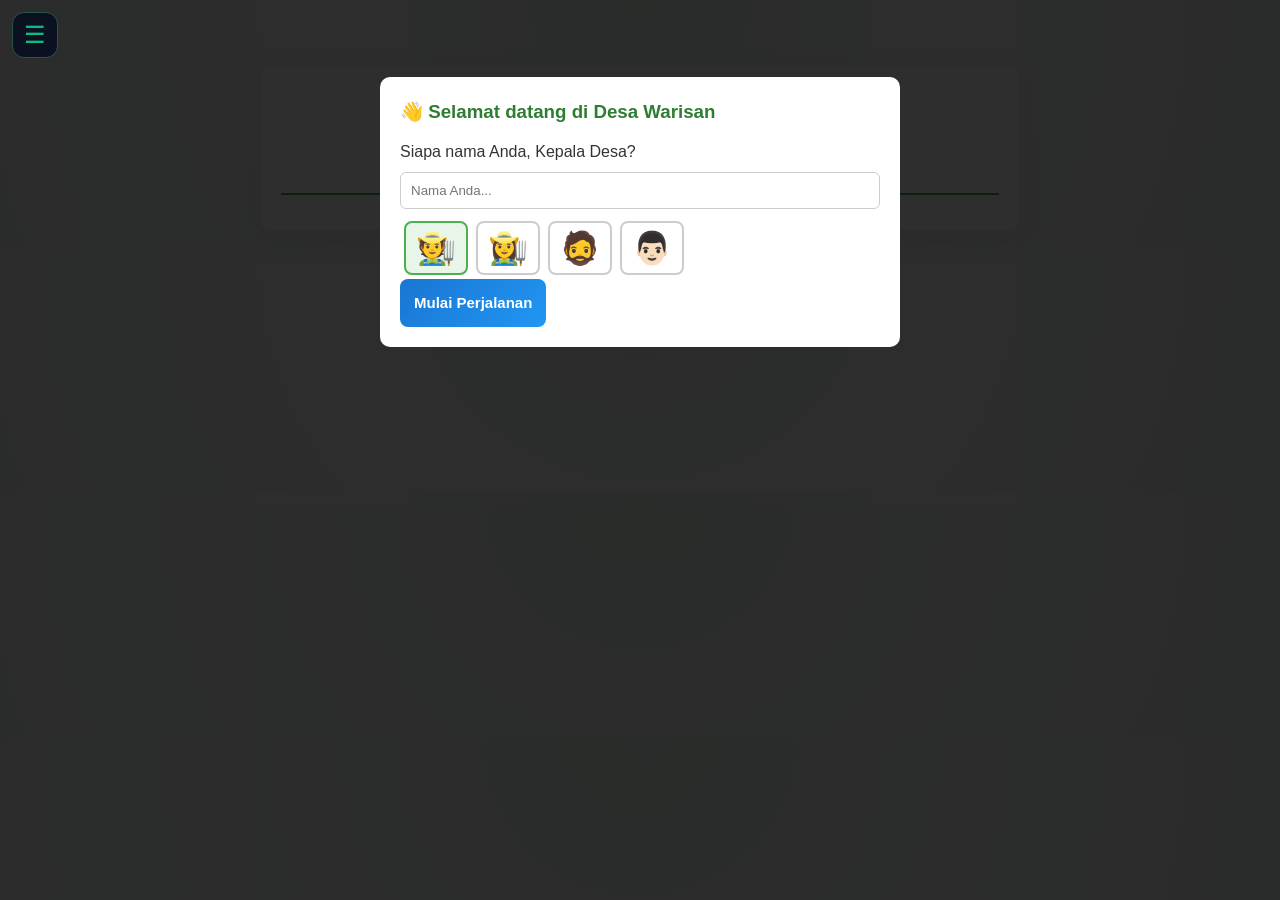
<file: index.html>
<!DOCTYPE html>
<html lang="id">
<head>
<meta charset="UTF-8">
<meta name="viewport" content="width=device-width, initial-scale=1.0">
<title>Agrotycoon - Simulasi Ekonomi Desa</title>
<link rel="stylesheet" href="css/style.css">
</head>
<body>
<button id="menuToggle" class="menu-toggle" aria-label="Buka menu" aria-expanded="false">☰</button>
<nav id="sideMenu" class="side-menu" aria-label="Menu pemain">
<div class="menu-head"><strong>🌾 Agrotycoon</strong><button id="menuClose" aria-label="Tutup menu">×</button></div>
<a href="index.html">🏡 Desa / Permainan</a><a href="stock.html">📦 Stok & Gudang</a><a href="akuntansi.html">📊 Akuntansi</a><a href="assets.html">🏞️ Aset & Karyawan</a><a href="pasar-komoditas.html">🧭 Pasar Komoditas</a><a href="dunia-simulasi.html">🌏 Dunia Simulasi</a><a href="impor-data.html">🧾 Impor Data Historis</a><a href="kemajuan.html">⭐ Level & Pembukaan Fitur</a><a href="kredit.html">🏦 Kredit Usaha</a><a href="pencapaian.html">🏆 Pencapaian</a></nav><div id="menuShade" class="menu-shade"></div>
<style>.menu-toggle{position:fixed;z-index:501;top:12px;left:12px;width:46px;height:46px;border:1px solid #285548;border-radius:12px;background:#0b1121;color:#10b981;font-size:24px;cursor:pointer}.side-menu{position:fixed;z-index:502;inset:0 auto 0 0;width:min(310px,86vw);padding:18px;background:#0b1121;color:#e8eef8;box-shadow:8px 0 32px #0005;transform:translateX(-110%);transition:transform .22s ease;display:flex;flex-direction:column;gap:6px;text-align:left}.side-menu.open{transform:translateX(0)}.side-menu a{display:block;padding:12px;border:1px solid #263750;border-radius:9px;color:#e8eef8;text-decoration:none;background:#121c30}.side-menu a:hover{border-color:#10b981}.menu-head{display:flex;justify-content:space-between;align-items:center;padding:8px 0 16px;font-size:18px}.menu-head button{background:transparent;color:#e8eef8;font-size:28px;border:0;cursor:pointer}.menu-shade{position:fixed;z-index:500;inset:0;background:#0008;display:none}.menu-shade.open{display:block}body{padding-top:64px}</style>
<script>document.addEventListener('DOMContentLoaded',function(){var m=document.getElementById('sideMenu'),s=document.getElementById('menuShade'),t=document.getElementById('menuToggle');function openMenu(){m.classList.add('open');s.classList.add('open');t.setAttribute('aria-expanded','true')}function closeMenu(){m.classList.remove('open');s.classList.remove('open');t.setAttribute('aria-expanded','false')}t.addEventListener('click',openMenu);document.getElementById('menuClose').addEventListener('click',closeMenu);s.addEventListener('click',closeMenu);document.addEventListener('keydown',function(e){if(e.key==='Escape')closeMenu()})});</script>
<div class="container">
<header><h1>🌾 Agrotycoon</h1><p>Simulasi Ekonomi Mikro Berbasis Data Nyata</p>
<div style="display:flex;gap:8px;justify-content:center;flex-wrap:wrap;margin-top:10px">
<span class="link">Buka ☰ untuk navigasi dan fitur yang sudah terbuka.</span>
<button onclick="resetGame()" style="background:#f44336;color:white;border:none;padding:5px 10px;border-radius:4px;cursor:pointer;font-size:12px">🔄 Reset</button>
</div>
</header>
<div id="game" class="hidden">
  <div class="stats-bar">
    <div class="stat">💰 <span id="s-gold"></span></div>
    <div class="stat">📅 Hari <span id="s-day"></span> (Bln <span id="s-month"></span>)</div>
    <div class="stat">⭐ <span id="s-xp"></span></div>
    <div class="stat">️ <span id="s-weather"></span></div>
    <div class="stat">🥥 <span id="s-stock"></span></div>
  </div>
  <div class="dialog"><div class="portrait" id="d-portrait"></div>
  <div><strong id="d-speaker"></strong><p id="d-text"></p></div></div>
  <div id="actions" class="actions"></div>
  <div id="msg" class="message hidden"></div>
</div>
</div>

<div id="onboard" class="overlay">
  <div class="modal-content">
    <div id="ob-char">
      <h3>👋 Selamat datang di Desa Warisan</h3>
      <p>Siapa nama Anda, Kepala Desa?</p>
      <input id="inp-name" placeholder="Nama Anda..." maxlength="20">
      <div id="avatar-pick"></div>
      <button class="btn btn-primary" onclick="OB.startStory()">Mulai Perjalanan</button>
    </div>
    <div id="ob-story" class="hidden">
      <div class="dialog"><div class="portrait" id="st-portrait"></div>
      <div><strong id="st-speaker"></strong><p id="st-text"></p></div></div>
      <button class="btn btn-primary" onclick="OB.nextSlide()">Lanjut ➡</button>
    </div>
  </div>
</div>

<div id="warung-scene" class="overlay hidden">
  <div class="modal-content wide">
    <h3>🏪 Warung Es Kelapa — <span id="sc-day"></span> | 🕘 <span id="sc-clock">09.00</span></h3>
    <div class="scene" id="scene">
      <div class="sun">☀️</div>
      <div class="stall">🏪</div>
      <div class="table"></div>
      <div class="keeper" id="keeper">👨‍</div>
    </div>
    <div class="stats-bar">
      <div class="stat">🍹 Es terjual: <span id="sc-es">0</span></div>
      <div class="stat">🥥 Utuh terjual: <span id="sc-whole">0</span></div>
      <div class="stat">💰 Kotor: <span id="sc-rev">Rp 0</span></div>
      <div class="stat">😢 Lepas: <span id="sc-lost">0</span></div>
    </div>
    <div class="stats-bar">
      <div class="stat"> Es: <span id="sc-ice">0</span> porsi</div>
      <div class="stat">🍯 Gula: <span id="sc-sugar">0</span> porsi</div>
      <div class="stat"> Cup: <span id="sc-cup">0</span> pcs</div>
      <div class="stat">🥥 Stok: <span id="sc-coco">0</span> butir</div>
    </div>
    <button class="btn btn-danger" onclick="closeScene(false)">🔒 Tutup Warung Sekarang</button>
  </div>
</div>

<div id="progress" class="overlay hidden">
  <div class="modal-content">
    <h3> Pergantian Hari</h3>
    <div class="bar"><div id="bar-fill"></div></div>
    <p id="prog-text">Merekap transaksi...</p>
  </div>
</div>

<div id="modal" class="modal hidden"><div class="modal-content" id="modal-body"></div></div>
<script src="js/data.js"></script>
<script src="js/commodities.js"></script>
<script src="js/commodity_storage.js"></script>
<script src="js/market_engine.js"></script>
<script src="js/region_capacity.js"></script>
<script src="js/national_economy.js"></script>
<script src="js/npc_order_generator.js"></script>
<script src="js/background_economy.js"></script>
<script src="js/commodity_transformation.js"></script>
<script src="js/state.js"></script>
<script src="js/player_order_book.js"></script>
<script src="js/unit_economics.js"></script>
<script src="js/economy.js"></script>
<script src="js/day.js"></script>
<script src="js/achievement.js"></script>
<script src="js/real_economic_data.js"></script>
<script src="js/world_simulation.js"></script>
<script src="js/land.js"></script>
<script src="js/progression.js"></script>
<script src="js/staff.js"></script>
<script src="js/finance.js"></script>
<script src="js/ui.js"></script>
</body>
</html>
</file>
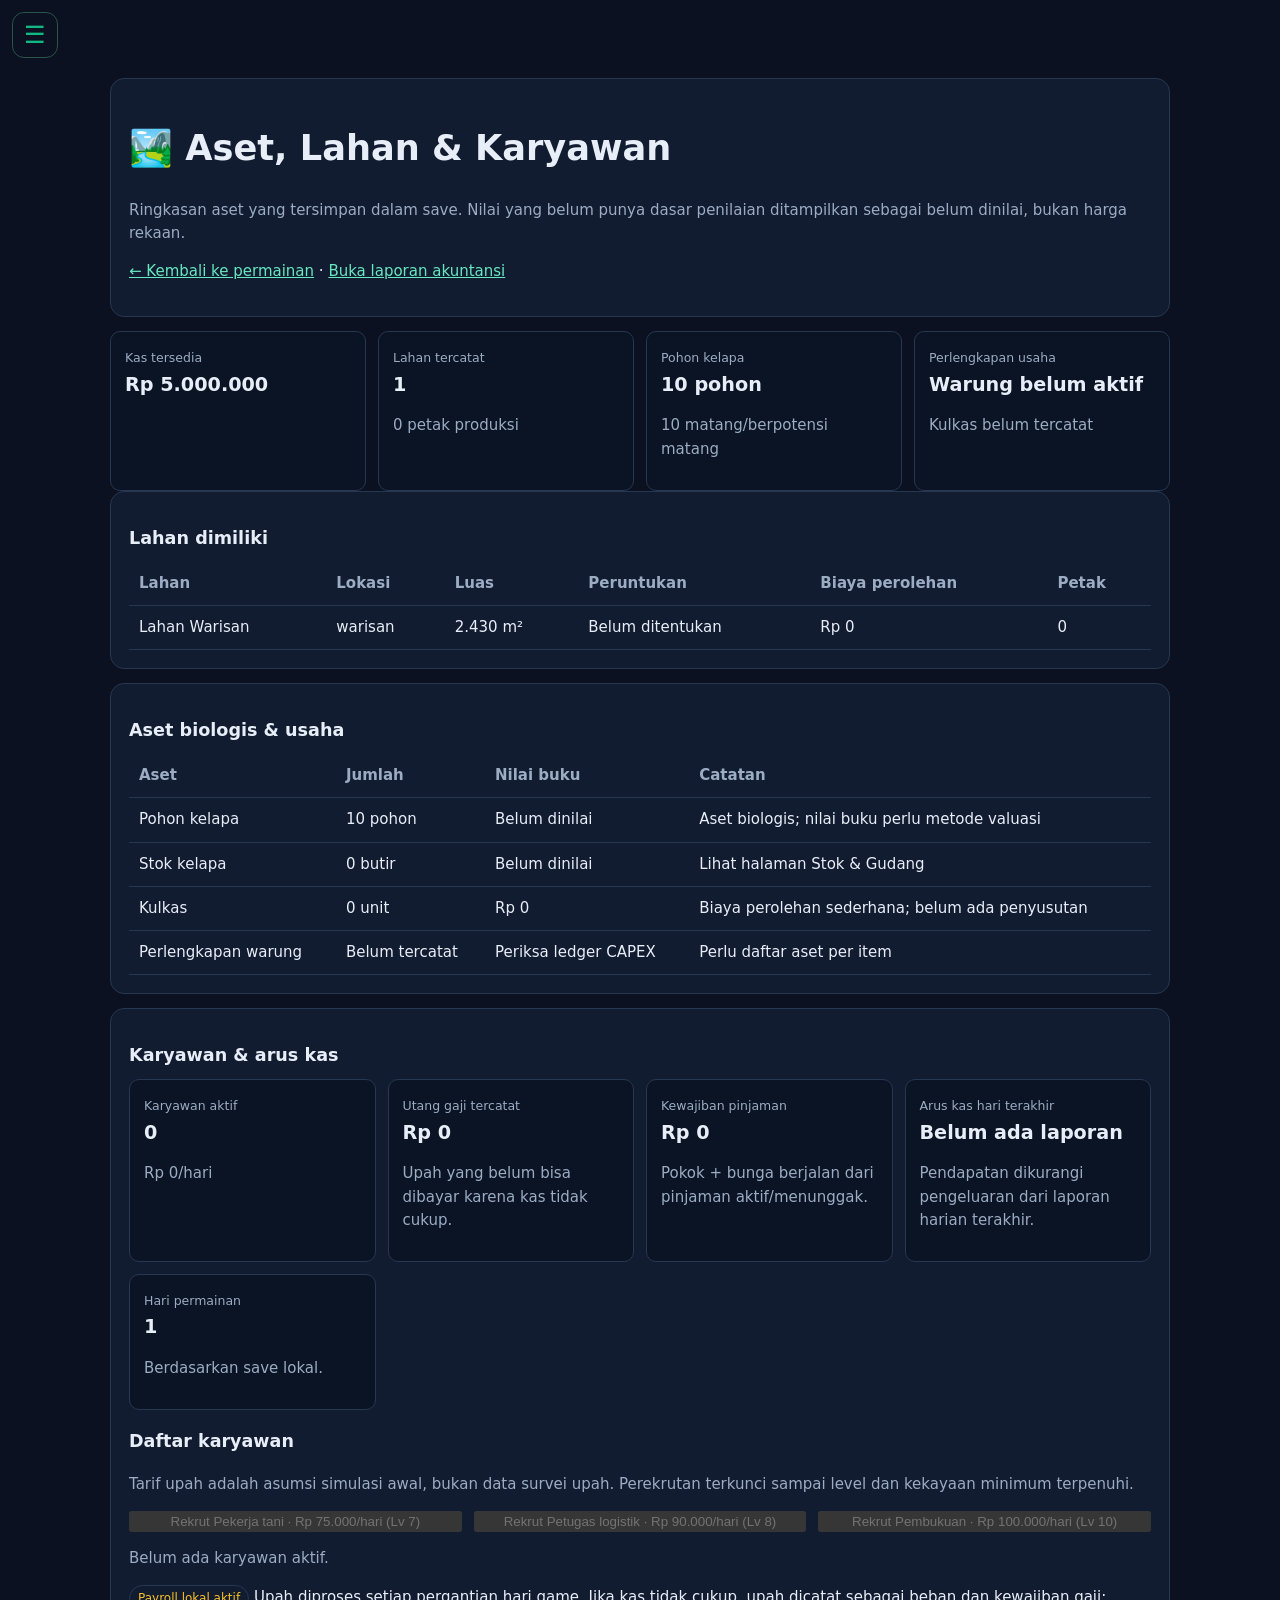
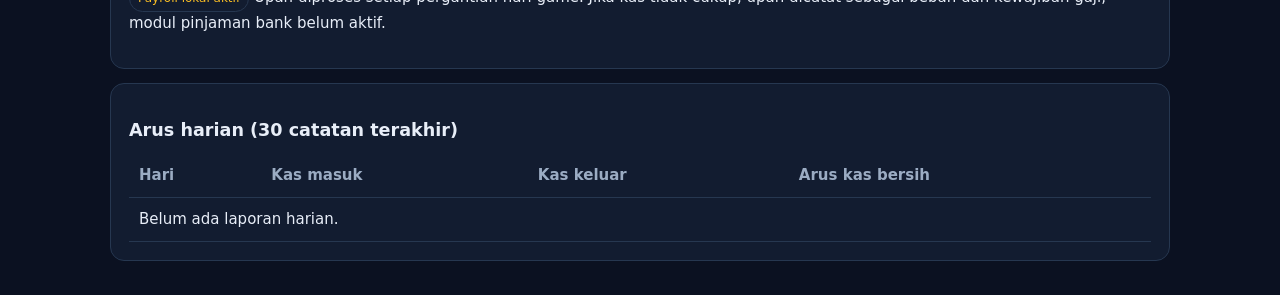
<file: assets.html>
<!doctype html><html lang="id"><head><meta charset="utf-8"><meta name="viewport" content="width=device-width,initial-scale=1"><title>Aset & Karyawan — Agrotycoon</title><style>
:root{color-scheme:dark;--bg:#0b1121;--p:#121c30;--line:#263750;--txt:#e8eef8;--muted:#9bacc3;--green:#10b981;--amber:#fbbf24}*{box-sizing:border-box}body{margin:0;background:var(--bg);color:var(--txt);font:15px/1.55 system-ui}main{max-width:1100px;margin:auto;padding:20px}header,.card{background:var(--p);border:1px solid var(--line);border-radius:14px;padding:18px;margin-bottom:14px}h1{font-size:clamp(1.5rem,4vw,2.2rem)}h2{font-size:1.1rem;margin-bottom:10px}a{color:#67e8c0}.muted,small{color:var(--muted)}.grid{display:grid;grid-template-columns:repeat(auto-fit,minmax(220px,1fr));gap:12px}.metric{padding:14px;background:#0b1425;border:1px solid var(--line);border-radius:10px}.metric strong{display:block;font-size:1.2rem}.tag{display:inline-block;border:1px solid var(--line);border-radius:99px;padding:3px 8px;font-size:12px;color:var(--amber)}.scroll{overflow:auto}table{width:100%;border-collapse:collapse;min-width:500px}th,td{text-align:left;padding:10px;border-bottom:1px solid var(--line)}th{color:var(--muted)}.menu-toggle{position:fixed;z-index:501;top:12px;left:12px;width:46px;height:46px;border:1px solid #285548;border-radius:12px;background:#0b1121;color:#10b981;font-size:24px}.side-menu{position:fixed;z-index:502;inset:0 auto 0 0;width:min(310px,86vw);padding:18px;background:#0b1121;transform:translateX(-110%);transition:transform .2s;display:flex;flex-direction:column;gap:7px}.side-menu.open{transform:translateX(0)}.side-menu a{padding:12px;border:1px solid var(--line);border-radius:9px;background:var(--p);text-decoration:none;color:var(--txt)}.menu-head{display:flex;justify-content:space-between;padding:8px 0 16px}.menu-head button{background:none;color:white;border:0;font-size:24px}.menu-shade{position:fixed;z-index:500;inset:0;background:#0008;display:none}.menu-shade.open{display:block}body{padding-top:58px}
</style></head><body><button id="menuToggle" class="menu-toggle" aria-label="Buka menu">☰</button><nav id="sideMenu" class="side-menu"><div class="menu-head"><strong>🌾 Agrotycoon</strong><button id="menuClose">×</button></div><a href="index.html">🏡 Permainan</a><a href="stock.html">📦 Stok & Gudang</a><a href="akuntansi.html">📊 Akuntansi</a><a href="assets.html">🏞️ Aset & Karyawan</a><a href="kemajuan.html">⭐ Level & Pembukaan Fitur</a><a href="kredit.html">🏦 Kredit Usaha</a><a href="pasar-komoditas.html">🧭 Pasar Komoditas</a><a href="dunia-simulasi.html">🌏 Dunia Simulasi</a><a href="impor-data.html">🧾 Impor Data Historis</a></nav><div id="menuShade" class="menu-shade"></div>
<main><header><h1>🏞️ Aset, Lahan & Karyawan</h1><p class="muted">Ringkasan aset yang tersimpan dalam save. Nilai yang belum punya dasar penilaian ditampilkan sebagai belum dinilai, bukan harga rekaan.</p><p><a href="index.html">← Kembali ke permainan</a> · <a href="akuntansi.html">Buka laporan akuntansi</a></p></header><section id="summary" class="grid"></section><section class="card"><h2>Lahan dimiliki</h2><div class="scroll"><table><thead><tr><th>Lahan</th><th>Lokasi</th><th>Luas</th><th>Peruntukan</th><th>Biaya perolehan</th><th>Petak</th></tr></thead><tbody id="lands"></tbody></table></div></section><section class="card"><h2>Aset biologis & usaha</h2><div class="scroll"><table><thead><tr><th>Aset</th><th>Jumlah</th><th>Nilai buku</th><th>Catatan</th></tr></thead><tbody id="assets"></tbody></table></div></section><section class="card"><h2>Karyawan & arus kas</h2><div class="grid"><div class="metric"><small>Karyawan aktif</small><strong id="staff">0</strong><p id="staff-wages" class="muted">Rp 0/hari total upah</p></div><div class="metric"><small>Utang gaji tercatat</small><strong id="staff-payables">Rp 0</strong><p class="muted">Upah yang belum bisa dibayar karena kas tidak cukup.</p></div><div class="metric"><small>Kewajiban pinjaman</small><strong id="loan-balance">Rp 0</strong><p class="muted">Pokok + bunga berjalan dari pinjaman aktif/menunggak.</p></div><div class="metric"><small>Arus kas hari terakhir</small><strong id="cashflow">—</strong><p class="muted">Pendapatan dikurangi pengeluaran dari laporan harian terakhir.</p></div><div class="metric"><small>Hari permainan</small><strong id="day">—</strong><p class="muted">Berdasarkan save lokal.</p></div></div><h3>Daftar karyawan</h3><p class="muted">Tarif upah adalah asumsi simulasi awal, bukan data survei upah. Perekrutan terkunci sampai level dan kekayaan minimum terpenuhi.</p><div id="staff-controls" class="grid"></div><div id="employee-list"></div><p style="margin-top:12px"><span class="tag">Payroll lokal aktif</span> Upah diproses setiap pergantian hari game. Jika kas tidak cukup, upah dicatat sebagai beban dan kewajiban gaji; modul pinjaman bank belum aktif.</p></section><section class="card"><h2>Arus harian (30 catatan terakhir)</h2><div class="scroll"><table><thead><tr><th>Hari</th><th>Kas masuk</th><th>Kas keluar</th><th>Arus kas bersih</th></tr></thead><tbody id="cashflow-rows"></tbody></table></div></section></main>
<script src="js/data.js"></script><script src="js/state.js"></script><script src="js/commodities.js"></script><script src="js/land.js"></script><script src="js/progression.js"></script><script src="js/staff.js"></script><script src="js/finance.js"></script><script>
(function(){function fmt(n){return 'Rp '+Math.round(Number(n)||0).toLocaleString('id-ID')}function esc(s){return String(s==null?'—':s).replace(/[&<>"]/g,c=>({'&':'&amp;','<':'&lt;','>':'&gt;','"':'&quot;'}[c]))}try{loadSaved();if(typeof ensureAgriState==='function')ensureAgriState();var lands=S.landSystem?.lands||[],plots=lands.reduce((n,l)=>n+(l.plots||[]).length,0),trees=S.trees||[],warung=S.warung||{},last=(S.reports||[]).slice(-1)[0],net=last?(last.cashflow!==undefined?Number(last.cashflow):(Number(last.cashIn)||0)-(Number(last.cashOut)||0)):null; if(typeof AgroStaff!=="undefined"){AgroStaff.ensure();}document.getElementById('summary').innerHTML='<div class="metric"><small>Kas tersedia</small><strong>'+fmt(S.gold)+'</strong></div><div class="metric"><small>Lahan tercatat</small><strong>'+lands.length+'</strong><p class="muted">'+plots+' petak produksi</p></div><div class="metric"><small>Pohon kelapa</small><strong>'+trees.length+' pohon</strong><p class="muted">'+trees.filter(t=>t.mature||S.day>=(t.plantedDay+DATA.matureDays)).length+' matang/berpotensi matang</p></div><div class="metric"><small>Perlengkapan usaha</small><strong>'+(warung.open?'Warung aktif':'Warung belum aktif')+'</strong><p class="muted">'+(warung.fridge?'Kulkas tercatat':'Kulkas belum tercatat')+'</p></div>';document.getElementById('lands').innerHTML=lands.length?lands.map(l=>'<tr><td>'+esc(l.name)+'</td><td>'+esc(l.location||'Belum ditentukan')+'</td><td>'+Number(l.areaM2||0).toLocaleString('id-ID')+' m²</td><td>'+esc(l.landUse||'Belum ditentukan')+'</td><td>'+fmt(l.purchaseCost||0)+'</td><td>'+(l.plots||[]).length+'</td></tr>').join(''):'<tr><td colspan="6">Belum ada lahan yang tercatat.</td></tr>';var rows=[['Pohon kelapa',trees.length+' pohon','Belum dinilai','Aset biologis; nilai buku perlu metode valuasi'],['Stok kelapa',(S.stock?.biasa||0)+(S.stock?.super||0)+' butir','Belum dinilai','Lihat halaman Stok & Gudang'],['Kulkas',warung.fridge?'1 unit':'0 unit',warung.fridge?fmt(DATA.shop.fridge.price):fmt(0),'Biaya perolehan sederhana; belum ada penyusutan'],['Perlengkapan warung',warung.open?'1 paket usaha':'Belum tercatat','Periksa ledger CAPEX','Perlu daftar aset per item']];document.getElementById('assets').innerHTML=rows.map(r=>'<tr><td>'+r[0]+'</td><td>'+r[1]+'</td><td>'+r[2]+'</td><td>'+r[3]+'</td></tr>').join('');document.getElementById('cashflow').textContent=net===null?'Belum ada laporan':fmt(net);document.getElementById('day').textContent=String(S.day||1);document.getElementById('cashflow-rows').innerHTML=(S.reports||[]).slice(-30).reverse().map(r=>'<tr><td>'+r.day+'</td><td>'+fmt(r.cashIn||0)+'</td><td>'+fmt(r.cashOut||0)+'</td><td>'+fmt(r.cashflow!==undefined?r.cashflow:((r.cashIn||0)-(r.cashOut||0)))+'</td></tr>').join('')||'<tr><td colspan="4">Belum ada laporan harian.</td></tr>';if(typeof AgroStaff!=="undefined")AgroStaff.render();if(typeof AgroFinance!=="undefined"){AgroFinance.ensure();var debt=(S.finance.loans||[]).filter(l=>["active","overdue"].includes(l.status)).reduce((sum,l)=>sum+(Number(l.principal)||0)+(Number(l.interestDue)||0),0);document.getElementById("loan-balance").textContent=fmt(debt);}}catch(e){document.getElementById('summary').textContent='Save belum tersedia. Mulai permainan dari index.html terlebih dahulu.'}var m=document.getElementById('sideMenu'),s=document.getElementById('menuShade');document.getElementById('menuToggle').onclick=()=>{m.classList.add('open');s.classList.add('open')};function close(){m.classList.remove('open');s.classList.remove('open')}document.getElementById('menuClose').onclick=close;s.onclick=close;document.addEventListener('keydown',e=>{if(e.key==='Escape')close()})})();
</script></body></html>
</file>
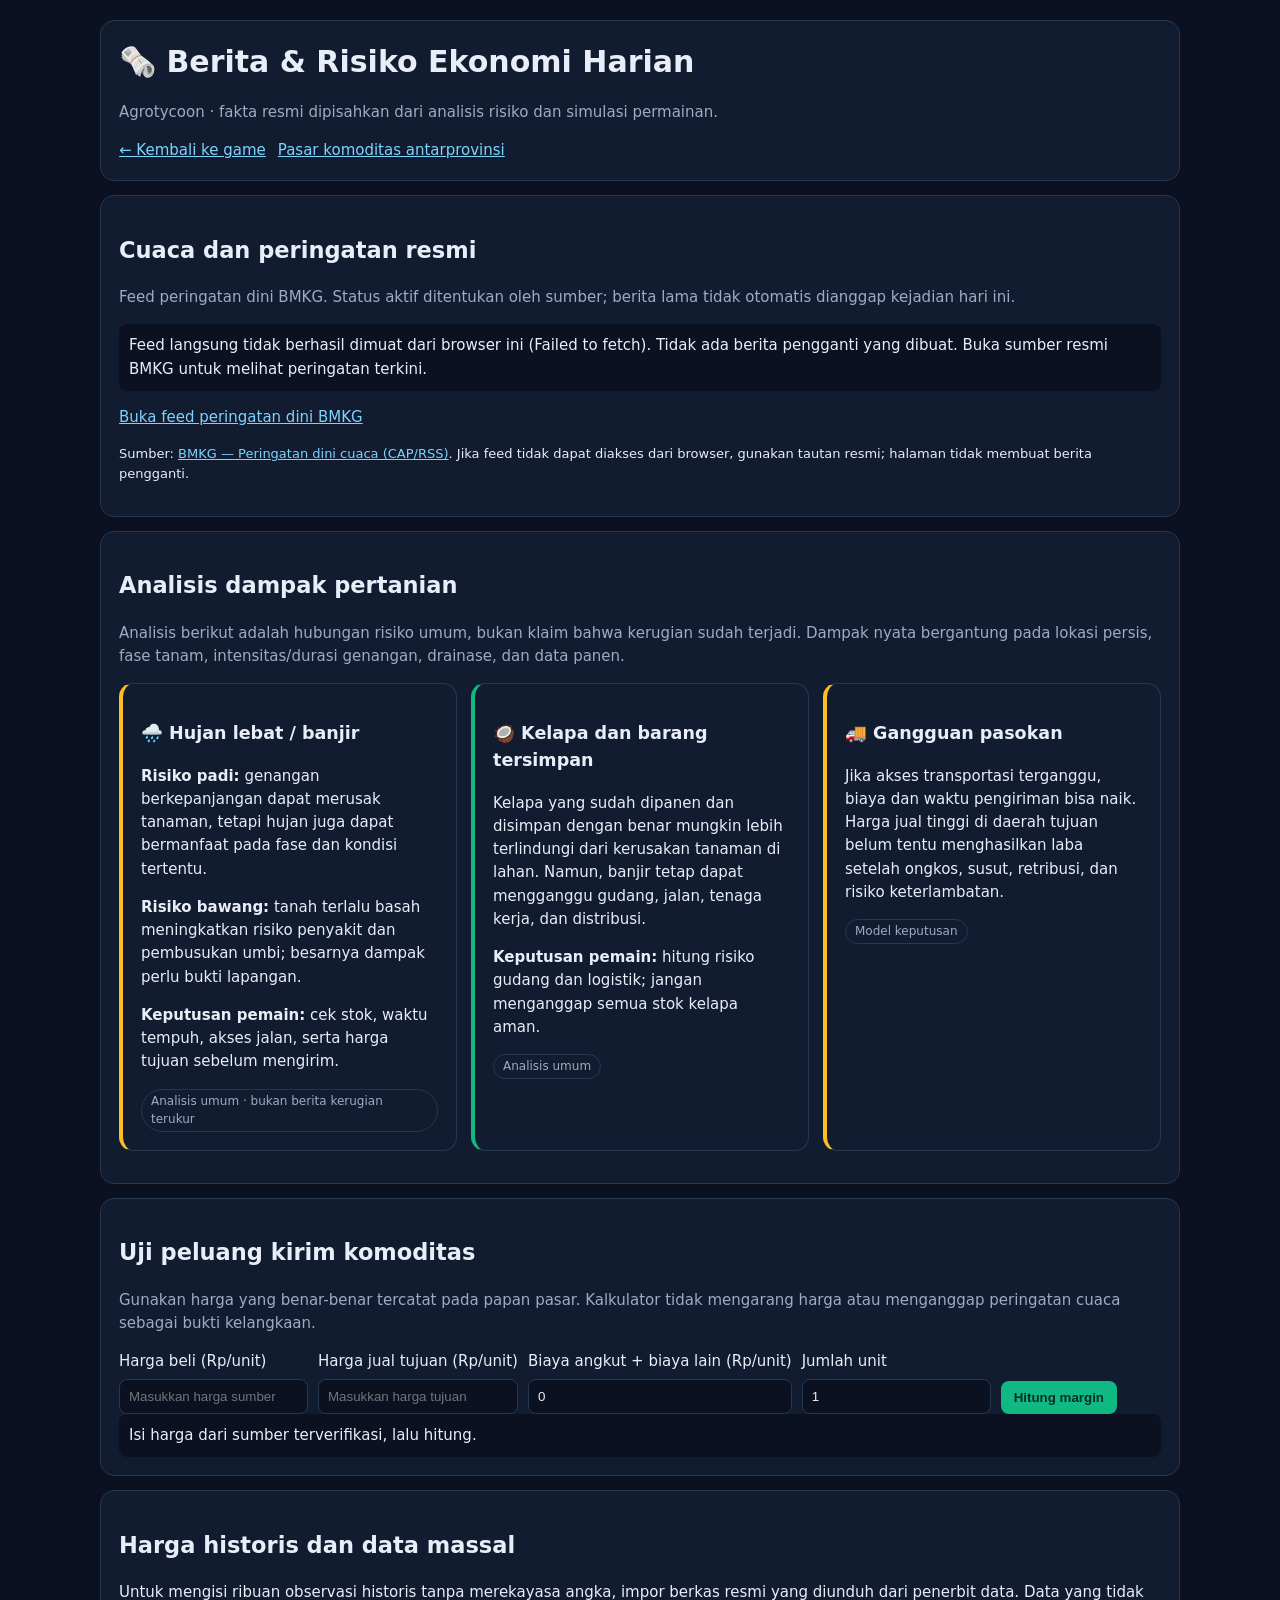
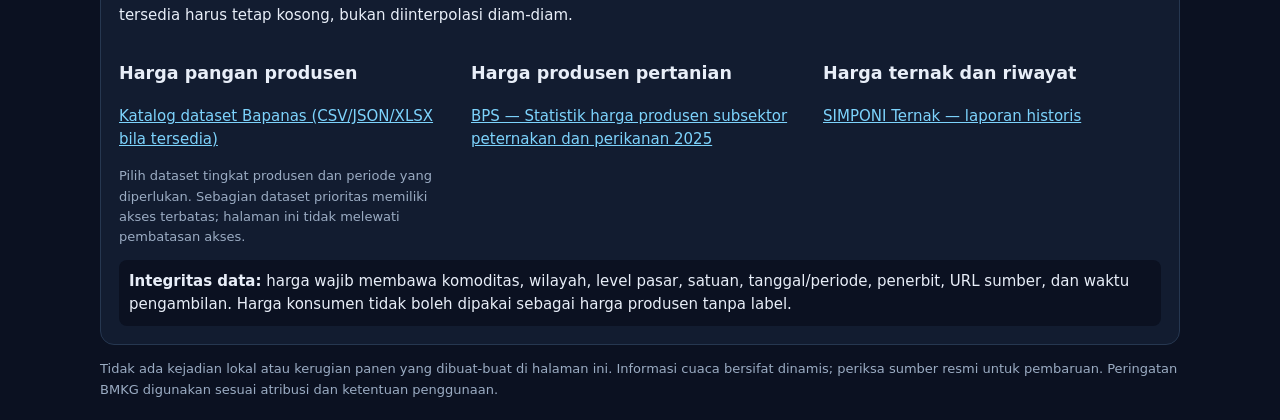
<file: berita-harian.html>
<!doctype html>
<html lang="id"><head><meta charset="utf-8"><meta name="viewport" content="width=device-width,initial-scale=1">
<title>Berita & Risiko Harian — Agrotycoon</title>
<style>
:root{color-scheme:dark;--bg:#0b1121;--panel:#121c30;--line:#263750;--text:#e8eef8;--muted:#9bacc3;--green:#10b981;--amber:#fbbf24;--red:#fb7185}
*{box-sizing:border-box}body{margin:0;background:var(--bg);color:var(--text);font:15px/1.55 system-ui, sans-serif}main{max-width:1120px;margin:auto;padding:20px}a{color:#7dd3fc}header,.card{background:var(--panel);border:1px solid var(--line);border-radius:14px;padding:18px;margin-bottom:14px}header h1{margin:0 0 5px} .muted{color:var(--muted)}.nav{display:flex;gap:12px;flex-wrap:wrap;margin-top:12px}.grid{display:grid;grid-template-columns:repeat(auto-fit,minmax(260px,1fr));gap:14px}.tag{display:inline-block;border:1px solid var(--line);border-radius:99px;padding:2px 9px;font-size:12px;color:var(--muted)}.risk{border-left:4px solid var(--amber)}.good{border-left:4px solid var(--green)}.bad{border-left:4px solid var(--red)}button{background:var(--green);color:#052e24;border:0;border-radius:8px;padding:9px 13px;font-weight:700;cursor:pointer}select,input{background:#0b1121;color:var(--text);border:1px solid var(--line);border-radius:8px;padding:9px;max-width:100%}.row{display:flex;gap:10px;flex-wrap:wrap;align-items:end}.row label{display:grid;gap:5px}.news{padding:12px 0;border-bottom:1px solid var(--line)}.news:last-child{border:0}.small{font-size:13px}.status{padding:10px;border-radius:8px;background:#0b1121}.source{overflow-wrap:anywhere}
</style></head><body><main>
<header><h1>🗞️ Berita & Risiko Ekonomi Harian</h1><p class="muted">Agrotycoon · fakta resmi dipisahkan dari analisis risiko dan simulasi permainan.</p><nav class="nav"><a href="index.html">← Kembali ke game</a><a href="pasar-komoditas.html">Pasar komoditas antarprovinsi</a></nav></header>
<section class="card"><h2>Cuaca dan peringatan resmi</h2><p class="muted">Feed peringatan dini BMKG. Status aktif ditentukan oleh sumber; berita lama tidak otomatis dianggap kejadian hari ini.</p><div id="weather-status" class="status" aria-live="polite">Memuat feed BMKG…</div><div id="weather-feed"></div><p class="small source">Sumber: <a href="https://www.bmkg.go.id/alerts/nowcast/id" target="_blank" rel="noopener">BMKG — Peringatan dini cuaca (CAP/RSS)</a>. Jika feed tidak dapat diakses dari browser, gunakan tautan resmi; halaman tidak membuat berita pengganti.</p></section>
<section class="card"><h2>Analisis dampak pertanian</h2><p class="muted">Analisis berikut adalah hubungan risiko umum, bukan klaim bahwa kerugian sudah terjadi. Dampak nyata bergantung pada lokasi persis, fase tanam, intensitas/durasi genangan, drainase, dan data panen.</p>
<div class="grid">
<article class="card risk"><h3>🌧️ Hujan lebat / banjir</h3><p><b>Risiko padi:</b> genangan berkepanjangan dapat merusak tanaman, tetapi hujan juga dapat bermanfaat pada fase dan kondisi tertentu.</p><p><b>Risiko bawang:</b> tanah terlalu basah meningkatkan risiko penyakit dan pembusukan umbi; besarnya dampak perlu bukti lapangan.</p><p><b>Keputusan pemain:</b> cek stok, waktu tempuh, akses jalan, serta harga tujuan sebelum mengirim.</p><span class="tag">Analisis umum · bukan berita kerugian terukur</span></article>
<article class="card good"><h3>🥥 Kelapa dan barang tersimpan</h3><p>Kelapa yang sudah dipanen dan disimpan dengan benar mungkin lebih terlindungi dari kerusakan tanaman di lahan. Namun, banjir tetap dapat mengganggu gudang, jalan, tenaga kerja, dan distribusi.</p><p><b>Keputusan pemain:</b> hitung risiko gudang dan logistik; jangan menganggap semua stok kelapa aman.</p><span class="tag">Analisis umum</span></article>
<article class="card risk"><h3>🚚 Gangguan pasokan</h3><p>Jika akses transportasi terganggu, biaya dan waktu pengiriman bisa naik. Harga jual tinggi di daerah tujuan belum tentu menghasilkan laba setelah ongkos, susut, retribusi, dan risiko keterlambatan.</p><span class="tag">Model keputusan</span></article></div></section>
<section class="card"><h2>Uji peluang kirim komoditas</h2><p class="muted">Gunakan harga yang benar-benar tercatat pada papan pasar. Kalkulator tidak mengarang harga atau menganggap peringatan cuaca sebagai bukti kelangkaan.</p>
<div class="row"><label>Harga beli (Rp/unit)<input id="buy" type="number" min="0" placeholder="Masukkan harga sumber"></label><label>Harga jual tujuan (Rp/unit)<input id="sell" type="number" min="0" placeholder="Masukkan harga tujuan"></label><label>Biaya angkut + biaya lain (Rp/unit)<input id="cost" type="number" min="0" value="0"></label><label>Jumlah unit<input id="qty" type="number" min="1" value="1"></label><button id="calc">Hitung margin</button></div><div id="margin" class="status" aria-live="polite">Isi harga dari sumber terverifikasi, lalu hitung.</div></section>
<section class="card"><h2>Harga historis dan data massal</h2><p>Untuk mengisi ribuan observasi historis tanpa merekayasa angka, impor berkas resmi yang diunduh dari penerbit data. Data yang tidak tersedia harus tetap kosong, bukan diinterpolasi diam-diam.</p><div class="grid">
<div><h3>Harga pangan produsen</h3><p><a href="https://data.badanpangan.go.id/datasetpublications" target="_blank" rel="noopener">Katalog dataset Bapanas (CSV/JSON/XLSX bila tersedia)</a></p><p class="small muted">Pilih dataset tingkat produsen dan periode yang diperlukan. Sebagian dataset prioritas memiliki akses terbatas; halaman ini tidak melewati pembatasan akses.</p></div>
<div><h3>Harga produsen pertanian</h3><p><a href="https://www.bps.go.id/en/publication/2026/04/24/471c9fc5982e7c8927c362f8/statistik-harga-produsen-pertanian-subsektor-peternakan-dan-perikanan-2025.html" target="_blank" rel="noopener">BPS — Statistik harga produsen subsektor peternakan dan perikanan 2025</a></p></div>
<div><h3>Harga ternak dan riwayat</h3><p><a href="https://simponiternak-v1.pertanian.go.id/harga-komoditas.php" target="_blank" rel="noopener">SIMPONI Ternak — laporan historis</a></p></div></div><div class="status"><b>Integritas data:</b> harga wajib membawa komoditas, wilayah, level pasar, satuan, tanggal/periode, penerbit, URL sumber, dan waktu pengambilan. Harga konsumen tidak boleh dipakai sebagai harga produsen tanpa label.</div></section>
<footer class="muted small">Tidak ada kejadian lokal atau kerugian panen yang dibuat-buat di halaman ini. Informasi cuaca bersifat dinamis; periksa sumber resmi untuk pembaruan. Peringatan BMKG digunakan sesuai atribusi dan ketentuan penggunaan.</footer>
</main><script src="js/daily_market_news.js"></script></body></html>
</file>
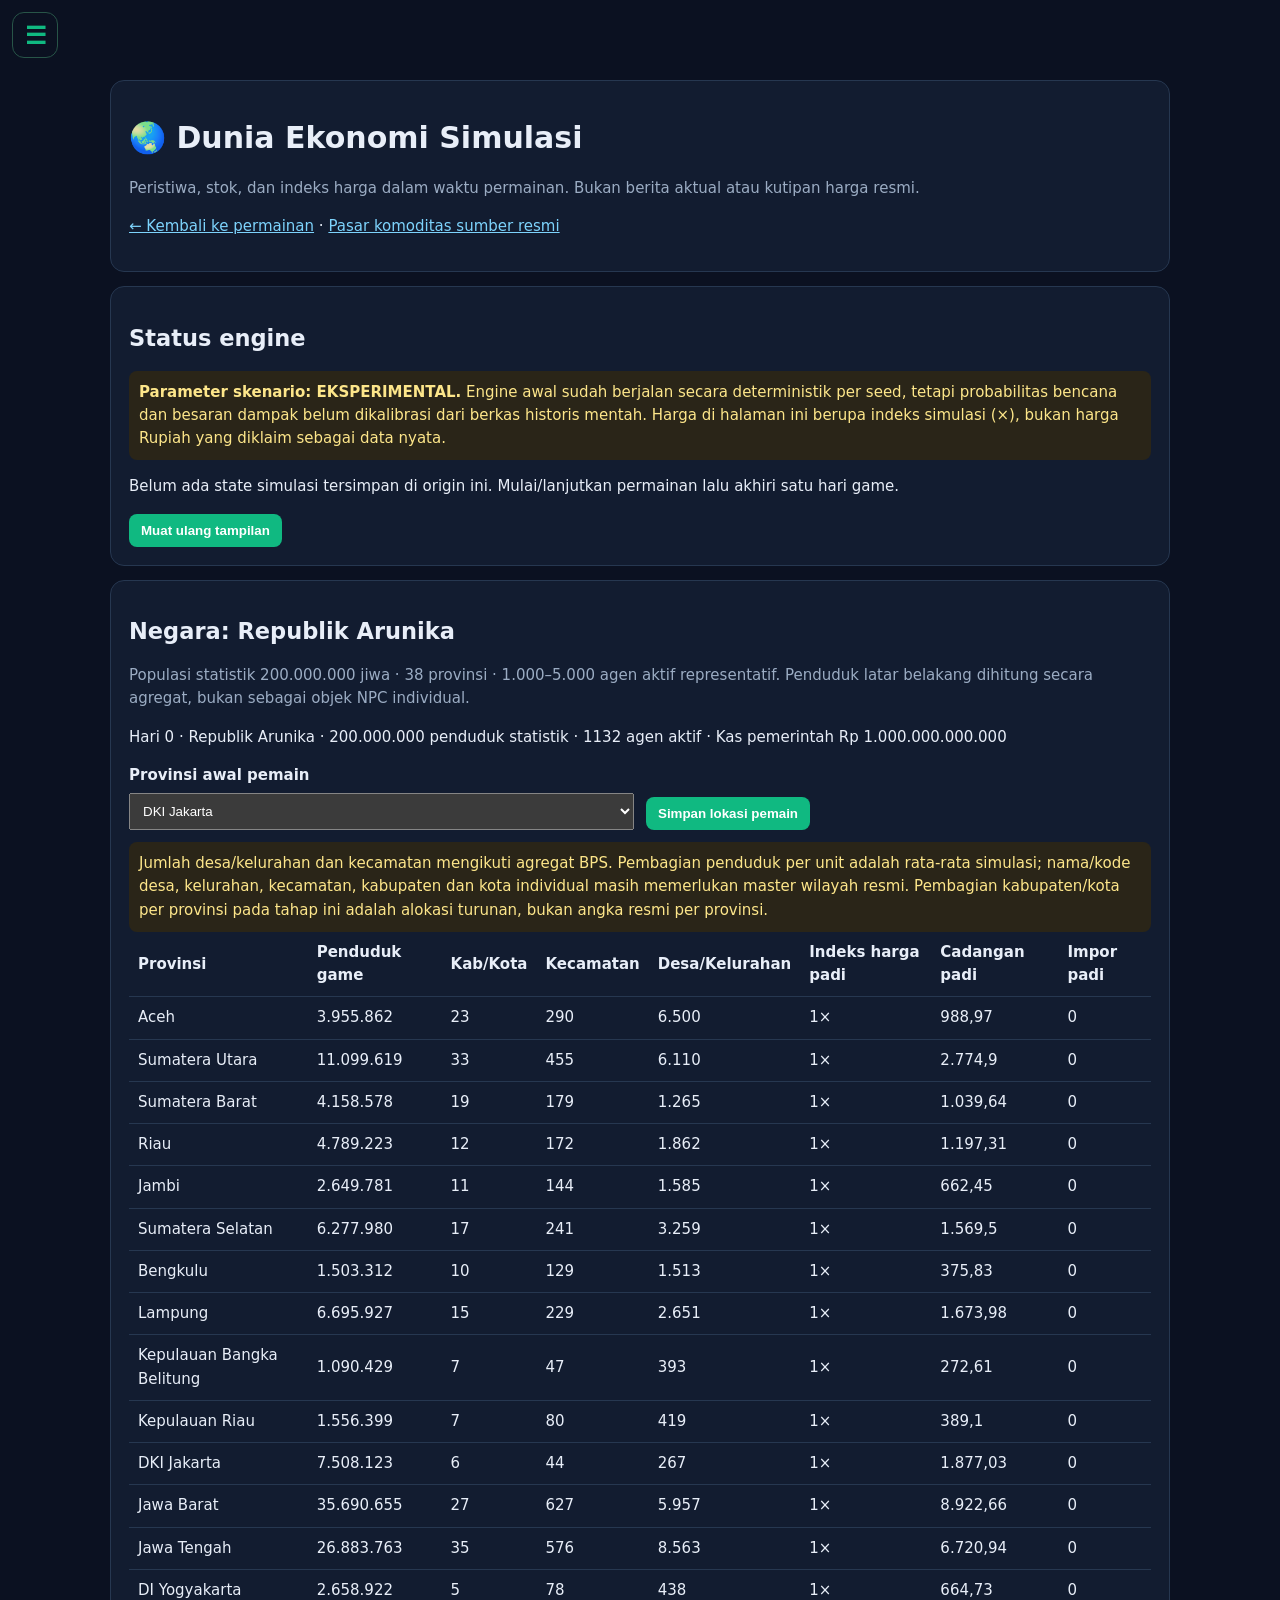
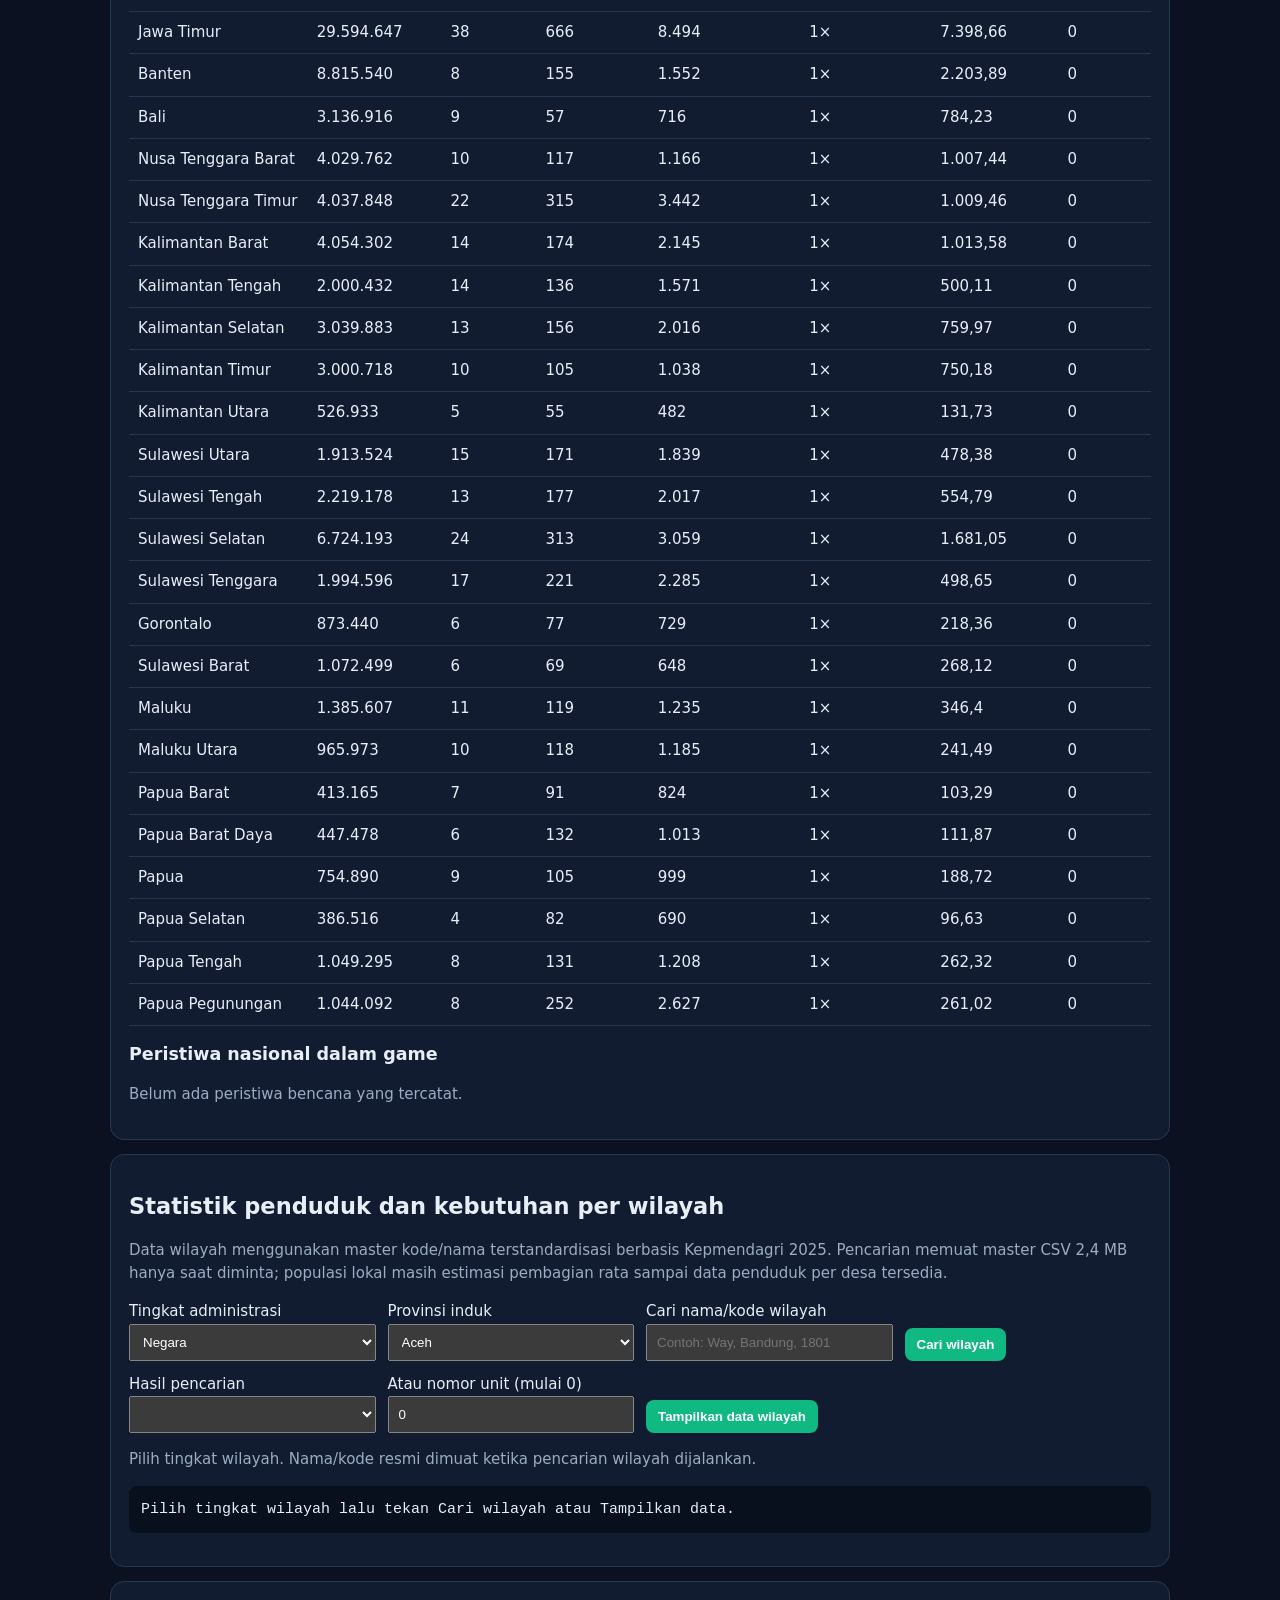
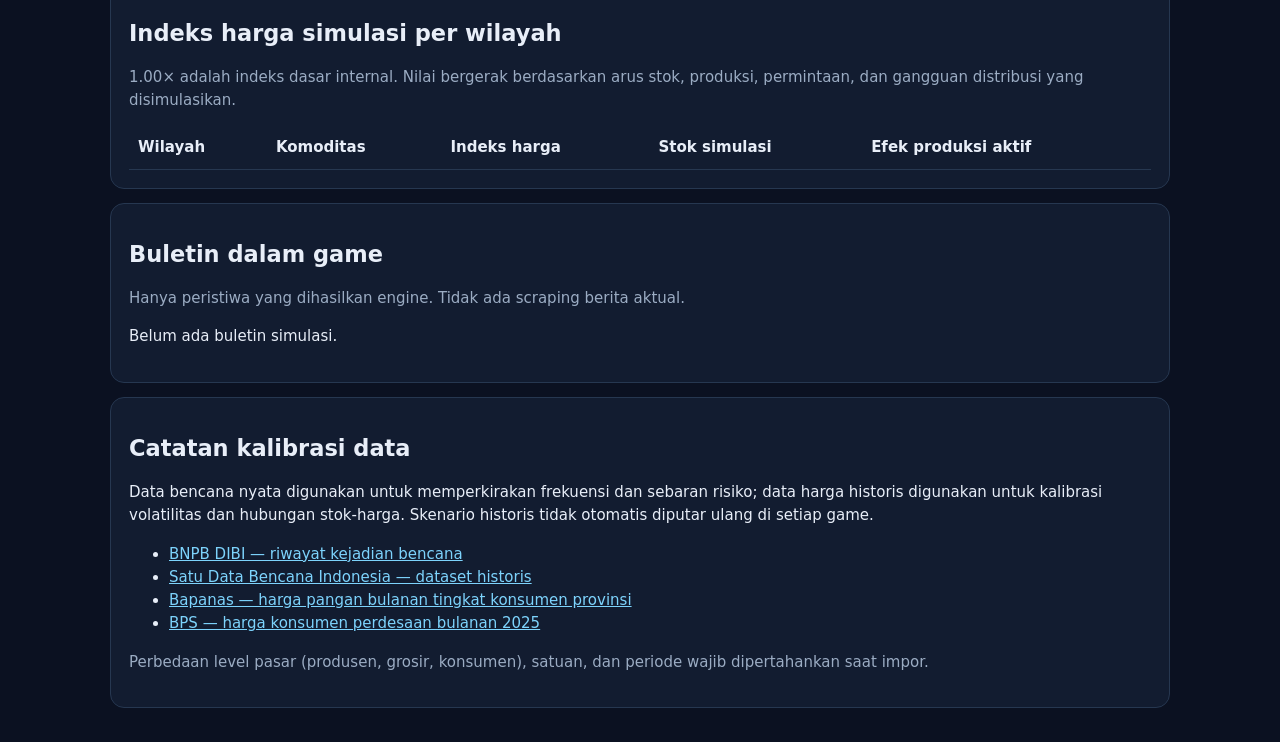
<file: dunia-simulasi.html>
<!doctype html><html lang="id"><head><meta charset="utf-8"><meta name="viewport" content="width=device-width,initial-scale=1"><title>Dunia Ekonomi Simulasi — Agrotycoon</title><style>
:root{color-scheme:dark;--bg:#0b1121;--p:#121c30;--line:#263750;--txt:#e8eef8;--muted:#9bacc3;--green:#10b981;--amber:#fbbf24}*{box-sizing:border-box}body{margin:0;background:var(--bg);color:var(--txt);font:15px/1.55 system-ui}main{max-width:1100px;margin:auto;padding:20px}header,.card{background:var(--p);border:1px solid var(--line);border-radius:14px;padding:18px;margin-bottom:14px}h1,h2,h3{line-height:1.25}a{color:#7dd3fc}.muted{color:var(--muted)}.tag{border:1px solid var(--line);padding:2px 8px;border-radius:99px;font-size:12px}.grid{display:grid;grid-template-columns:repeat(auto-fit,minmax(240px,1fr));gap:12px}.news{padding:12px 0;border-bottom:1px solid var(--line)}table{width:100%;border-collapse:collapse}td,th{text-align:left;padding:9px;border-bottom:1px solid var(--line)}.scroll{overflow:auto}.warn{background:#2a2518;padding:10px;border-radius:8px;color:#fde68a}button{padding:9px 12px;border-radius:8px;border:0;background:var(--green);font-weight:700;cursor:pointer}
</style></head><body><button id="menuToggle" aria-label="Buka menu" style="position:fixed;z-index:501;top:12px;left:12px;width:46px;height:46px;border:1px solid #285548;border-radius:12px;background:#0b1121;color:#10b981;font-size:24px;cursor:pointer">☰</button><nav id="sideMenu" style="position:fixed;z-index:502;inset:0 auto 0 0;width:min(310px,86vw);padding:18px;background:#0b1121;transform:translateX(-110%);transition:transform .2s;display:flex;flex-direction:column;gap:7px"><div style="display:flex;justify-content:space-between;padding:8px 0 16px;color:#e8eef8"><strong>🌾 Agrotycoon</strong><button id="menuClose" style="background:none;color:white;border:0;font-size:24px">×</button></div><a style="padding:12px;border:1px solid #263750;border-radius:9px;background:#121c30;color:#e8eef8;text-decoration:none" href="index.html">🏡 Permainan</a><a style="padding:12px;border:1px solid #263750;border-radius:9px;background:#121c30;color:#e8eef8;text-decoration:none" href="stock.html">📦 Stok & Gudang</a><a style="padding:12px;border:1px solid #263750;border-radius:9px;background:#121c30;color:#e8eef8;text-decoration:none" href="akuntansi.html">📊 Akuntansi</a><a style="padding:12px;border:1px solid #263750;border-radius:9px;background:#121c30;color:#e8eef8;text-decoration:none" href="assets.html">🏞️ Aset & Karyawan</a><a style="padding:12px;border:1px solid #263750;border-radius:9px;background:#121c30;color:#e8eef8;text-decoration:none" href="kemajuan.html">⭐ Level & Pembukaan Fitur</a><a style="padding:12px;border:1px solid #263750;border-radius:9px;background:#121c30;color:#e8eef8;text-decoration:none" href="kredit.html">🏦 Kredit Usaha</a><a style="padding:12px;border:1px solid #263750;border-radius:9px;background:#121c30;color:#e8eef8;text-decoration:none" href="pasar-komoditas.html">🧭 Pasar Komoditas</a><a style="padding:12px;border:1px solid #263750;border-radius:9px;background:#121c30;color:#e8eef8;text-decoration:none" href="dunia-simulasi.html">🌏 Dunia Simulasi</a><a style="padding:12px;border:1px solid #263750;border-radius:9px;background:#121c30;color:#e8eef8;text-decoration:none" href="impor-data.html">🧾 Impor Data Historis</a></nav><div id="menuShade" style="position:fixed;z-index:500;inset:0;background:#0008;display:none"></div><script>(function(){var m=document.getElementById('sideMenu'),s=document.getElementById('menuShade');function close(){m.style.transform='translateX(-110%)';s.style.display='none'}document.getElementById('menuToggle').onclick=function(){m.style.transform='translateX(0)';s.style.display='block'};document.getElementById('menuClose').onclick=close;s.onclick=close;document.addEventListener('keydown',function(e){if(e.key==='Escape')close()})})();</script><style>body{padding-top:60px!important}</style><main><header><h1>🌏 Dunia Ekonomi Simulasi</h1><p class="muted">Peristiwa, stok, dan indeks harga dalam waktu permainan. Bukan berita aktual atau kutipan harga resmi.</p><p><a href="index.html">← Kembali ke permainan</a> · <a href="pasar-komoditas.html">Pasar komoditas sumber resmi</a></p></header>
<section class="card"><h2>Status engine</h2><div class="warn"><b>Parameter skenario: EKSPERIMENTAL.</b> Engine awal sudah berjalan secara deterministik per seed, tetapi probabilitas bencana dan besaran dampak belum dikalibrasi dari berkas historis mentah. Harga di halaman ini berupa indeks simulasi (×), bukan harga Rupiah yang diklaim sebagai data nyata.</div><p id="status">Buka dari permainan untuk melihat keadaan simulasi tersimpan. Jika halaman dibuka langsung, data sesi game browser mungkin tidak tersedia.</p><button id="refresh">Muat ulang tampilan</button></section>
</section>
<section class="card"><h2>Negara: Republik Arunika</h2><p class="muted">Populasi statistik 200.000.000 jiwa · 38 provinsi · 1.000–5.000 agen aktif representatif. Penduduk latar belakang dihitung secara agregat, bukan sebagai objek NPC individual.</p><p id="national-status">Belum ada simulasi negara tersimpan. Mulai permainan dan akhiri satu hari untuk membuat data.</p><div class="grid"><div><b>Provinsi awal pemain</b><br><select id="player-province" style="width:100%;padding:9px;margin-top:6px"></select></div><div style="align-self:end"><button id="save-player-province">Simpan lokasi pemain</button></div></div><div class="warn" style="margin-top:12px">Jumlah desa/kelurahan dan kecamatan mengikuti agregat BPS. Pembagian penduduk per unit adalah rata-rata simulasi; nama/kode desa, kelurahan, kecamatan, kabupaten dan kota individual masih memerlukan master wilayah resmi. Pembagian kabupaten/kota per provinsi pada tahap ini adalah alokasi turunan, bukan angka resmi per provinsi.</div><div class="scroll"><table><thead><tr><th>Provinsi</th><th>Penduduk game</th><th>Kab/Kota</th><th>Kecamatan</th><th>Desa/Kelurahan</th><th>Indeks harga padi</th><th>Cadangan padi</th><th>Impor padi</th></tr></thead><tbody id="national-provinces"></tbody></table></div><h3>Peristiwa nasional dalam game</h3><div id="national-events"></div></section>
<section class="card"><h2>Statistik penduduk dan kebutuhan per wilayah</h2><p class="muted">Data wilayah menggunakan master kode/nama terstandardisasi berbasis Kepmendagri 2025. Pencarian memuat master CSV 2,4 MB hanya saat diminta; populasi lokal masih estimasi pembagian rata sampai data penduduk per desa tersedia.</p><div class="grid"><div><label for="locality-level">Tingkat administrasi</label><select id="locality-level" style="width:100%;padding:9px"><option value="country">Negara</option><option value="province">Provinsi</option><option value="regency">Kabupaten</option><option value="city">Kota</option><option value="district">Kecamatan</option><option value="desa">Desa</option><option value="kelurahan">Kelurahan</option></select></div><div><label for="locality-province">Provinsi induk</label><select id="locality-province" style="width:100%;padding:9px"></select></div><div><label for="locality-query">Cari nama/kode wilayah</label><input id="locality-query" placeholder="Contoh: Way, Bandung, 1801" style="width:100%;padding:9px"></div><div style="align-self:end"><button id="search-locality">Cari wilayah</button></div><div><label for="locality-results">Hasil pencarian</label><select id="locality-results" style="width:100%;padding:9px"></select></div><div><label for="locality-index">Atau nomor unit (mulai 0)</label><input id="locality-index" type="number" min="0" value="0" style="width:100%;padding:9px"></div><div style="align-self:end"><button id="load-locality">Tampilkan data wilayah</button></div></div><p id="locality-load-status" class="muted">Pilih tingkat wilayah. Nama/kode resmi dimuat ketika pencarian wilayah dijalankan.</p><pre id="locality-output" style="white-space:pre-wrap;overflow-wrap:anywhere;background:#08101e;padding:12px;border-radius:8px;max-height:420px;overflow:auto">Pilih tingkat wilayah lalu tekan Cari wilayah atau Tampilkan data.</pre></section>
<section class="card"><h2>Indeks harga simulasi per wilayah</h2><p class="muted">1.00× adalah indeks dasar internal. Nilai bergerak berdasarkan arus stok, produksi, permintaan, dan gangguan distribusi yang disimulasikan.</p><div class="scroll"><table><thead><tr><th>Wilayah</th><th>Komoditas</th><th>Indeks harga</th><th>Stok simulasi</th><th>Efek produksi aktif</th></tr></thead><tbody id="prices"></tbody></table></div></section>
<section class="card"><h2>Buletin dalam game</h2><p class="muted">Hanya peristiwa yang dihasilkan engine. Tidak ada scraping berita aktual.</p><div id="bulletins"></div></section>
<section class="card"><h2>Catatan kalibrasi data</h2><p>Data bencana nyata digunakan untuk memperkirakan frekuensi dan sebaran risiko; data harga historis digunakan untuk kalibrasi volatilitas dan hubungan stok-harga. Skenario historis tidak otomatis diputar ulang di setiap game.</p><ul><li><a href="https://dibi.bnpb.go.id/superset/dashboard/1/?expand_filters=0&standalone=0">BNPB DIBI — riwayat kejadian bencana</a></li><li><a href="https://data.bnpb.go.id/dataset/data-bencana-indonesia">Satu Data Bencana Indonesia — dataset historis</a></li><li><a href="https://data.badanpangan.go.id/datasetpublications/sw6/rata-rata-harga-pangan-bulanan-konsumen-provinsi">Bapanas — harga pangan bulanan tingkat konsumen provinsi</a></li><li><a href="https://www.bps.go.id/en/publication/2026/04/24/bf06c6b8d3adfdefce0a9032/statistik-harga-konsumen-perdesaan-kelompok-makanan-2025.html">BPS — harga konsumen perdesaan bulanan 2025</a></li></ul><p class="muted">Perbedaan level pasar (produsen, grosir, konsumen), satuan, dan periode wajib dipertahankan saat impor.</p></section>
</main><script src="js/commodities.js"></script><script src="js/state.js"></script><script src="js/real_economic_data.js"></script><script src="js/national_economy.js"></script><script>
(function(){const $=id=>document.getElementById(id);function fmt(n){return Number(n||0).toLocaleString("id-ID",{maximumFractionDigits:2});}
function render(){let s=null;try{const keys=[];for(let i=0;i<localStorage.length;i++)keys.push(localStorage.key(i));const key=keys.find(k=>k&&k.startsWith("agrotycoon_save_"));if(key)s=JSON.parse(localStorage.getItem(key));}catch(e){}
if(s){S=s;if(!s.nationalEconomy)s.nationalEconomy=AgroNationalEconomy.ensure();}
const n=s&&s.nationalEconomy;if(n){const metas=window.AgroNationalEconomy?window.AgroNationalEconomy.provinces:[];const byId=Object.fromEntries(metas.map(p=>[p.id,p]));$("national-status").textContent="Hari "+n.dayProcessed+" · "+n.countryName+" · "+fmt(n.population)+" penduduk statistik · "+(n.activeAgents||[]).length+" agen aktif · Kas pemerintah Rp "+fmt(n.government&&n.government.treasury);const selector=$("player-province");selector.innerHTML="";metas.forEach(p=>{const option=document.createElement("option");option.value=p.id;option.textContent=p.name;selector.appendChild(option);});const localitySelector=$("locality-province");localitySelector.innerHTML="";metas.forEach(p=>{const option=document.createElement("option");option.value=p.id;option.textContent=p.name;localitySelector.appendChild(option);});$("player-province").value=s.playerRegionId||"dki-jakarta";const pRows=Object.keys(n.provinces||{}).map(id=>{const p=n.provinces[id],m=byId[id]||{name:id};return "<tr><td>"+m.name+"</td><td>"+fmt(p.population)+"</td><td>"+fmt(m.regencyCount+m.cityCount)+"</td><td>"+fmt(m.districtCount)+"</td><td>"+fmt(m.villageKelurahanCount)+"</td><td>"+fmt((p.priceIndex||{}).padi)+"×</td><td>"+fmt((p.reserve||{}).padi)+"</td><td>"+fmt((p.imports||{}).padi)+"</td></tr>";}).join("");$("national-provinces").innerHTML=pRows;const nationalEvents=(n.events||[]).slice(0,12);$("national-events").innerHTML=nationalEvents.length?nationalEvents.map(ev=>"<article class='news'><b>Hari "+ev.day+" · "+ev.province+"</b><p>"+ev.type+" · "+(ev.commodityIds||[]).join(", ")+"</p><span class='tag'>"+ev.parameterStatus+"</span></article>").join(""):"<p class='muted'>Belum ada peristiwa bencana yang tercatat.</p>";}else{$("national-status").textContent="Belum ada state negara tersimpan. Mulai permainan dan akhiri satu hari game.";}const w=s&&s.worldSim;if(!w){$("status").textContent="Belum ada state simulasi tersimpan di origin ini. Mulai/lanjutkan permainan lalu akhiri satu hari game."; $("prices").innerHTML="";$("bulletins").innerHTML="<p>Belum ada buletin simulasi.</p>";return;}
$("status").textContent="Hari game "+w.dayProcessed+" · Seed "+w.seed+" · Engine "+w.version+" · Status kalibrasi "+w.parameterStatus;
const rows=[];Object.keys(w.regions||{}).forEach(id=>{const r=w.regions[id],idx=w.priceIndex[id]||{};Object.keys(idx).forEach(c=>rows.push("<tr><td>"+id+"</td><td>"+c+"</td><td>"+fmt(idx[c])+"×</td><td>"+fmt(r.inventory[c])+"</td><td>"+fmt((r.activeEffects||{})[c]*100)+"% risiko produksi</td></tr>"));});$("prices").innerHTML=rows.join("");
const ev=(w.bulletins||[]).slice(0,30);$("bulletins").innerHTML=ev.length?ev.map(e=>"<article class='news'><span class='tag'>"+e.classification+"</span> <span class='tag'>"+e.parameterStatus+"</span><h3>Hari "+e.gameDay+" — "+e.region+"</h3><b>"+e.headline+"</b><p>"+e.body+"</p><p class='muted'>Jenis: "+e.type+" · Dampak komoditas: "+(e.affected||[]).join(", ")+"</p></article>").join(""):"<p>Belum ada peristiwa yang terpicu dalam sesi ini. Tidak ada berita rekaan untuk mengisi kekosongan.</p>";}
$("search-locality").addEventListener("click",async function(){try{$("locality-load-status").textContent="Memuat master wilayah dan mencari...";const level=$("locality-level").value;if(level==="country"||level==="province"){$("locality-load-status").textContent="Pencarian nama tidak diperlukan untuk negara/provinsi.";return;}const results=await window.AgroNationalEconomy.searchLocalities($("locality-province").value,level,$("locality-query").value,50);const selector=$("locality-results");selector.innerHTML="";results.forEach(row=>{const option=document.createElement("option");option.value=String(row.index);option.textContent=row.name+" ["+row.id+"]";selector.appendChild(option);});$("locality-load-status").textContent=results.length+" hasil ditemukan. Pilih salah satu lalu tampilkan datanya.";}catch(e){$("locality-load-status").textContent="Gagal memuat master wilayah: "+e.message;}});$("load-locality").addEventListener("click",async function(){try{$("locality-load-status").textContent="Menghitung statistik wilayah...";const level=$("locality-level").value,provinceId=$("locality-province").value,selected=$("locality-results").value,index=selected!==""?Number(selected):Math.max(0,Math.floor(Number($("locality-index").value)||0));const result=await window.AgroNationalEconomy.getLocalityAggregateAsync(provinceId,level,index);$("locality-output").textContent=result?JSON.stringify(result,null,2):"Unit tidak ditemukan. Periksa tingkat administrasi dan nomor unit.";$("locality-load-status").textContent=result?"Data berhasil dihitung. Perhatikan field populationStatus/sourceStatus untuk status datanya.":"Unit tidak ditemukan.";const keys=[];for(let i=0;i<localStorage.length;i++)keys.push(localStorage.key(i));const key=keys.find(k=>k&&k.startsWith("agrotycoon_save_"));if(key&&S){localStorage.setItem(key,JSON.stringify(S));}}catch(e){$("locality-load-status").textContent="Gagal memuat statistik: "+e.message;$("locality-output").textContent=e.message;}});$("save-player-province").addEventListener("click",function(){try{const keys=[];for(let i=0;i<localStorage.length;i++)keys.push(localStorage.key(i));const key=keys.find(k=>k&&k.startsWith("agrotycoon_save_"));if(!key)return;const save=JSON.parse(localStorage.getItem(key));save.playerRegionId=$("player-province").value;localStorage.setItem(key,JSON.stringify(save));$("national-status").textContent+=" · Lokasi pemain tersimpan: "+$("player-province").selectedOptions[0].textContent;}catch(e){$("national-status").textContent="Gagal menyimpan lokasi pemain: "+e.message;}});$("refresh").addEventListener("click",render);render();})();
</script></body></html>
</file>
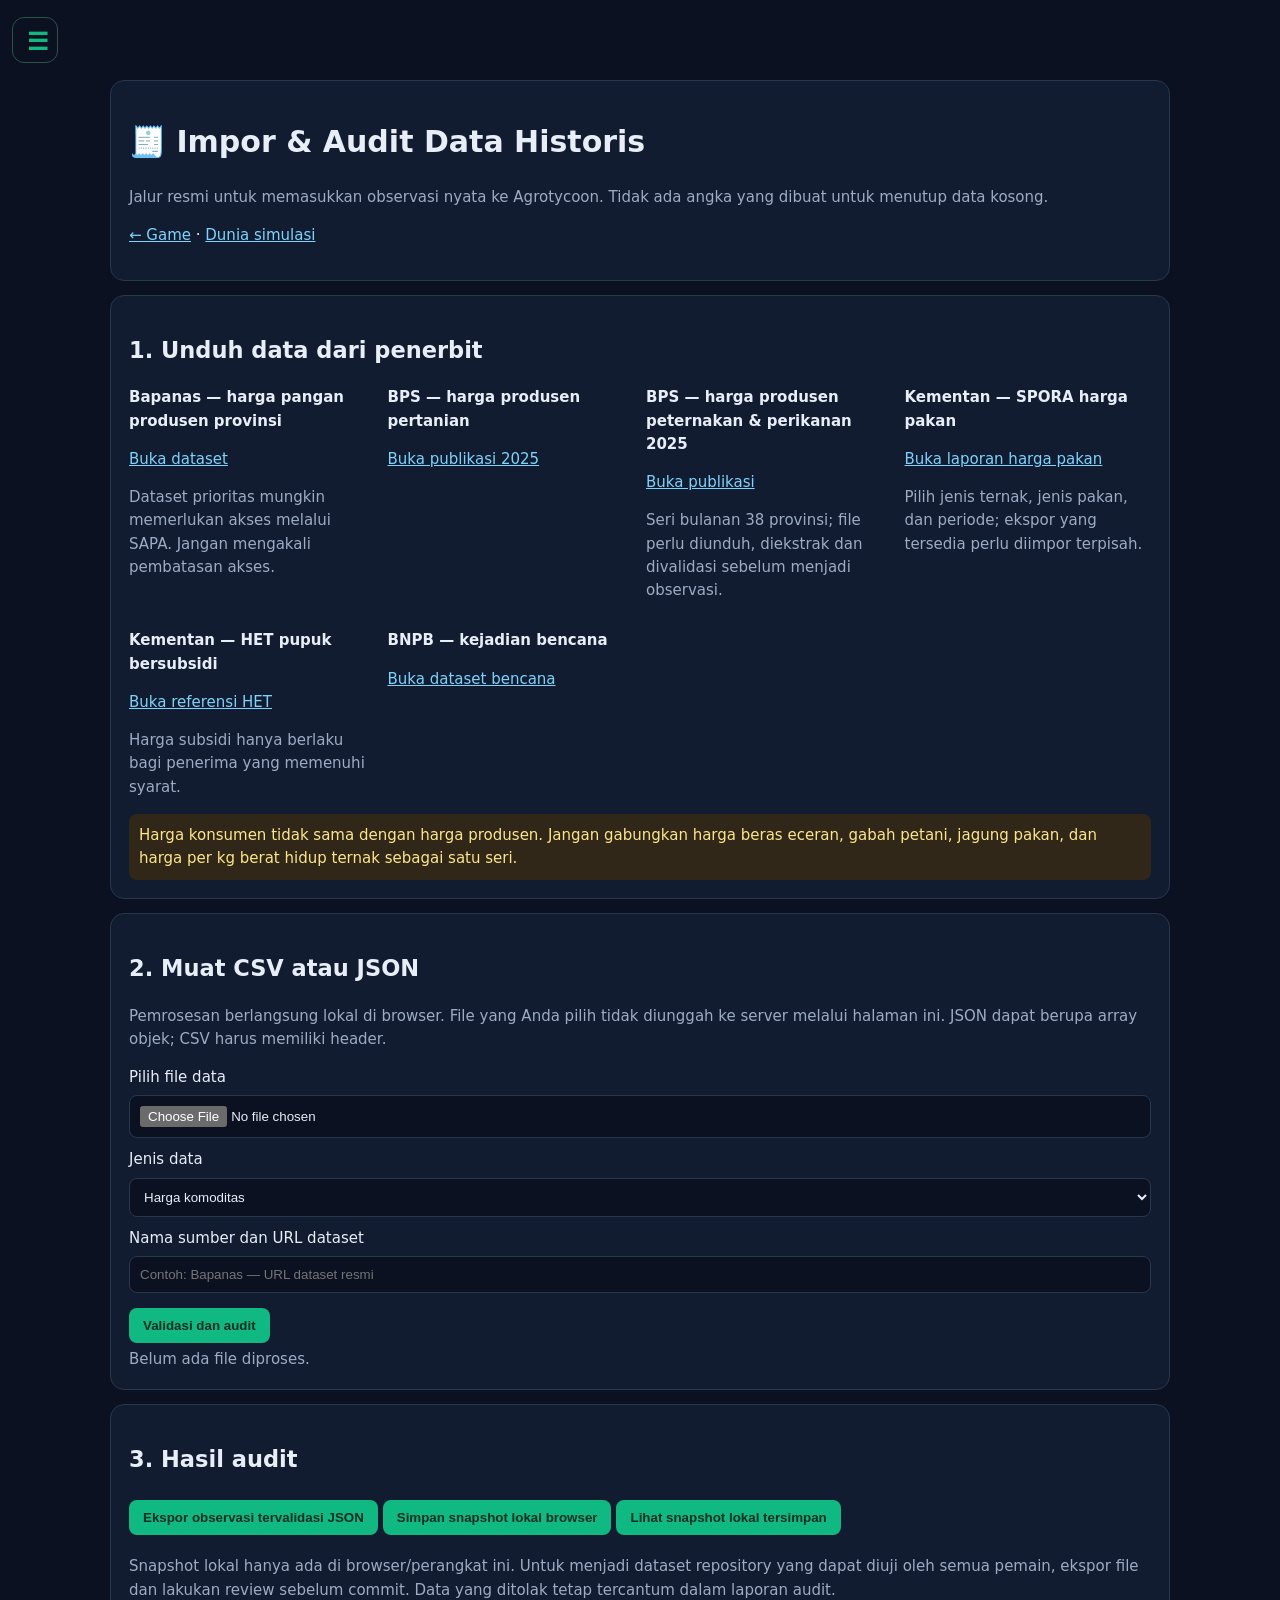
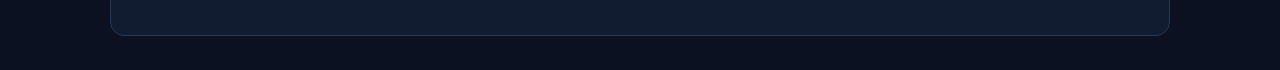
<file: impor-data.html>
<!doctype html><html lang="id"><head><meta charset="utf-8"><meta name="viewport" content="width=device-width,initial-scale=1"><title>Impor Data Historis — Agrotycoon</title><style>
:root{color-scheme:dark;--bg:#0b1121;--p:#121c30;--line:#263750;--txt:#e8eef8;--muted:#9bacc3;--green:#10b981;--amber:#fbbf24;--red:#fb7185}*{box-sizing:border-box}body{margin:0;background:var(--bg);color:var(--txt);font:15px/1.55 system-ui}main{max-width:1100px;margin:auto;padding:20px}header,.card{background:var(--p);border:1px solid var(--line);border-radius:14px;padding:18px;margin-bottom:14px}a{color:#7dd3fc}label{display:grid;gap:6px;margin:10px 0}input,select,textarea{background:var(--bg);color:var(--txt);border:1px solid var(--line);border-radius:8px;padding:10px;width:100%}button{background:var(--green);color:#052e24;border:0;border-radius:8px;padding:10px 14px;font-weight:700;cursor:pointer;margin:5px 5px 5px 0}.muted{color:var(--muted)}.warn{background:#302719;color:#fde68a;padding:10px;border-radius:8px}.good{background:#0c2c25;padding:10px;border-radius:8px}.grid{display:grid;grid-template-columns:repeat(auto-fit,minmax(230px,1fr));gap:12px}pre{white-space:pre-wrap;overflow-wrap:anywhere;max-height:360px;overflow:auto;background:var(--bg);padding:12px;border-radius:8px}.metrics{font-size:1.2rem;font-weight:700}table{border-collapse:collapse;width:100%}td,th{text-align:left;padding:7px;border-bottom:1px solid var(--line)}
</style></head><body><button id="menuToggle" aria-label="Buka menu" style="position:fixed;z-index:501;top:12px;left:12px;width:46px;height:46px;border:1px solid #285548;border-radius:12px;background:#0b1121;color:#10b981;font-size:24px;cursor:pointer">☰</button><nav id="sideMenu" style="position:fixed;z-index:502;inset:0 auto 0 0;width:min(310px,86vw);padding:18px;background:#0b1121;transform:translateX(-110%);transition:transform .2s;display:flex;flex-direction:column;gap:7px"><div style="display:flex;justify-content:space-between;padding:8px 0 16px;color:#e8eef8"><strong>🌾 Agrotycoon</strong><button id="menuClose" style="background:none;color:white;border:0;font-size:24px">×</button></div><a style="padding:12px;border:1px solid #263750;border-radius:9px;background:#121c30;color:#e8eef8;text-decoration:none" href="index.html">🏡 Permainan</a><a style="padding:12px;border:1px solid #263750;border-radius:9px;background:#121c30;color:#e8eef8;text-decoration:none" href="stock.html">📦 Stok & Gudang</a><a style="padding:12px;border:1px solid #263750;border-radius:9px;background:#121c30;color:#e8eef8;text-decoration:none" href="akuntansi.html">📊 Akuntansi</a><a style="padding:12px;border:1px solid #263750;border-radius:9px;background:#121c30;color:#e8eef8;text-decoration:none" href="assets.html">🏞️ Aset & Karyawan</a><a style="padding:12px;border:1px solid #263750;border-radius:9px;background:#121c30;color:#e8eef8;text-decoration:none" href="kemajuan.html">⭐ Level & Pembukaan Fitur</a><a style="padding:12px;border:1px solid #263750;border-radius:9px;background:#121c30;color:#e8eef8;text-decoration:none" href="kredit.html">🏦 Kredit Usaha</a><a style="padding:12px;border:1px solid #263750;border-radius:9px;background:#121c30;color:#e8eef8;text-decoration:none" href="pasar-komoditas.html">🧭 Pasar Komoditas</a><a style="padding:12px;border:1px solid #263750;border-radius:9px;background:#121c30;color:#e8eef8;text-decoration:none" href="dunia-simulasi.html">🌏 Dunia Simulasi</a><a style="padding:12px;border:1px solid #263750;border-radius:9px;background:#121c30;color:#e8eef8;text-decoration:none" href="impor-data.html">🧾 Impor Data Historis</a></nav><div id="menuShade" style="position:fixed;z-index:500;inset:0;background:#0008;display:none"></div><script>(function(){var m=document.getElementById('sideMenu'),s=document.getElementById('menuShade');function close(){m.style.transform='translateX(-110%)';s.style.display='none'}document.getElementById('menuToggle').onclick=function(){m.style.transform='translateX(0)';s.style.display='block'};document.getElementById('menuClose').onclick=close;s.onclick=close;document.addEventListener('keydown',function(e){if(e.key==='Escape')close()})})();</script><style>body{padding-top:60px!important}</style><main>
<header><h1>🧾 Impor & Audit Data Historis</h1><p class="muted">Jalur resmi untuk memasukkan observasi nyata ke Agrotycoon. Tidak ada angka yang dibuat untuk menutup data kosong.</p><p><a href="index.html">← Game</a> · <a href="dunia-simulasi.html">Dunia simulasi</a></p></header>
<section class="card"><h2>1. Unduh data dari penerbit</h2><div class="grid"><div><b>Bapanas — harga pangan produsen provinsi</b><p><a href="https://data.badanpangan.go.id/datasetpublications/5jb/rata-rata-harga-pangan-bulanan-produsen-provinsi" target="_blank" rel="noopener">Buka dataset</a></p><p class="muted">Dataset prioritas mungkin memerlukan akses melalui SAPA. Jangan mengakali pembatasan akses.</p></div><div><b>BPS — harga produsen pertanian</b><p><a href="https://www.bps.go.id/assets/publication/2026/04/24/ab557ad3c44be1254c87c5aa/statistik-harga-produsen-pertanian-subsektor-tanaman-pangan--hortikultura--dan-tanaman-perkebunan-rakyat-2025.html" target="_blank" rel="noopener">Buka publikasi 2025</a></p></div><div><b>BPS — harga produsen peternakan & perikanan 2025</b><p><a href="https://www.bps.go.id/id/publication/2026/04/24/471c9fc5982e7c8927c362f8/statistik-harga-produsen-pertanian-subsektor-peternakan-dan-perikanan-2025.html" target="_blank" rel="noopener">Buka publikasi</a></p><p class="muted">Seri bulanan 38 provinsi; file perlu diunduh, diekstrak dan divalidasi sebelum menjadi observasi.</p></div><div><b>Kementan — SPORA harga pakan</b><p><a href="https://simpakan.ditjenpkh.pertanian.go.id/spora/backend/web/site/data-harga" target="_blank" rel="noopener">Buka laporan harga pakan</a></p><p class="muted">Pilih jenis ternak, jenis pakan, dan periode; ekspor yang tersedia perlu diimpor terpisah.</p></div><div><b>Kementan — HET pupuk bersubsidi</b><p><a href="https://psp.pertanian.go.id/faq/kategori/11" target="_blank" rel="noopener">Buka referensi HET</a></p><p class="muted">Harga subsidi hanya berlaku bagi penerima yang memenuhi syarat.</p></div><div><b>BNPB — kejadian bencana</b><p><a href="https://data.bnpb.go.id/dataset/data-bencana-indonesia" target="_blank" rel="noopener">Buka dataset bencana</a></p></div></div><div class="warn">Harga konsumen tidak sama dengan harga produsen. Jangan gabungkan harga beras eceran, gabah petani, jagung pakan, dan harga per kg berat hidup ternak sebagai satu seri.</div></section>
<section class="card"><h2>2. Muat CSV atau JSON</h2><p class="muted">Pemrosesan berlangsung lokal di browser. File yang Anda pilih tidak diunggah ke server melalui halaman ini. JSON dapat berupa array objek; CSV harus memiliki header.</p><label>Pilih file data<input type="file" id="file" accept=".csv,.json,.txt"></label><label>Jenis data<select id="kind"><option value="price">Harga komoditas</option><option value="disaster">Kejadian bencana</option><option value="production">Produksi/luas panen</option><option value="weather">Curah hujan/cuaca</option><option value="other">Lainnya</option></select></label><label>Nama sumber dan URL dataset<input id="source" placeholder="Contoh: Bapanas — URL dataset resmi"></label><button id="process">Validasi dan audit</button><div id="status" class="muted">Belum ada file diproses.</div></section>
<section class="card"><h2>3. Hasil audit</h2><div id="metrics" class="grid"></div><div id="report"></div><button id="download" disabled>Ekspor observasi tervalidasi JSON</button><button id="save" disabled>Simpan snapshot lokal browser</button><button id="load">Lihat snapshot lokal tersimpan</button><p class="muted">Snapshot lokal hanya ada di browser/perangkat ini. Untuk menjadi dataset repository yang dapat diuji oleh semua pemain, ekspor file dan lakukan review sebelum commit. Data yang ditolak tetap tercantum dalam laporan audit.</p></section>
</main><script>
(function(){
"use strict";let normalized=[],audit=null;
const $=id=>document.getElementById(id);
function csv(text){const sample=text.split(/\r?\n/).find(x=>x.trim())||"",counts={",":(sample.match(/,/g)||[]).length,";":(sample.match(/;/g)||[]).length,"\t":(sample.match(/\t/g)||[]).length},delimiter=Object.keys(counts).sort((a,b)=>counts[b]-counts[a])[0];if(!counts[delimiter])throw Error("Delimiter CSV tidak dikenali");const rows=[];let row=[],field="",q=false;for(let i=0;i<text.length;i++){const ch=text[i];if(q){if(ch==='"'&&text[i+1]==='"'){field+='"';i++;}else if(ch==='"')q=false;else field+=ch;}else if(ch==='"')q=true;else if(ch===delimiter){row.push(field);field="";}else if(ch==="\n"){row.push(field.replace(/\r$/,""));if(row.some(v=>v.trim()))rows.push(row);row=[];field="";}else field+=ch;}if(field.length||row.length){row.push(field.replace(/\r$/,""));if(row.some(v=>v.trim()))rows.push(row);}if(rows.length<2)throw Error("CSV harus berisi header dan minimal satu baris");const headers=rows.shift().map(h=>h.trim());return rows.map(r=>Object.fromEntries(headers.map((h,i)=>[h,(r[i]??"").trim()])));}
function normKey(obj,patterns){const keys=Object.keys(obj);for(const p of patterns){const k=keys.find(x=>x.toLowerCase().replace(/[^a-z0-9]/g,"").includes(p));if(k&&obj[k]!=="")return obj[k];}return "";}
function num(v){if(v===null||v===undefined||String(v).trim()==="")return null;let s=String(v).trim().replace(/\s/g,"").replace(/^(Rp|IDR)/i,"").replace(/[^0-9,.-]/g,"");if(!s||s==="-"||s===",")return null;const comma=s.lastIndexOf(","),dot=s.lastIndexOf(".");if(comma>=0&&dot>=0){if(comma>dot)s=s.replace(/\./g,"").replace(",",".");else s=s.replace(/,/g,"");}else if(comma>=0){const decimals=s.length-comma-1;if(decimals===1||decimals===2)s=s.replace(",",".");else s=s.replace(/,/g,"");}else if(dot>=0){const decimals=s.length-dot-1;if(decimals!==1&&decimals!==2)s=s.replace(/\./g,"");}const n=Number(s);return Number.isFinite(n)?n:null;}
function normalize(rows,kind,source){
 const out=[],bad=[];rows.forEach((raw,i)=>{
  let date=normKey(raw,["observedat","tanggal","periode","tahunbulan","date"]);if(!date){const year=normKey(raw,["tahun","year"]),month=normKey(raw,["bulan","month"]);if(year&&month){const m=String(month).trim(),map={januari:"01",jan:"01",februari:"02",feb:"02",maret:"03",mar:"03",april:"04",apr:"04",mei:"05",may:"05",juni:"06",jun:"06",juli:"07",jul:"07",agustus:"08",agu:"08",aug:"08",september:"09",sep:"09",oktober:"10",okt:"10",oct:"10",november:"11",nov:"11",desember:"12",des:"12",dec:"12"},monthCode=/^\d{1,2}$/.test(m)?m.padStart(2,"0"):(map[m.toLowerCase()]||map[m.toLowerCase().slice(0,3)]);date=monthCode?String(year)+"-"+monthCode:null;}else date=normKey(raw,["bulan"]);}
  const region=normKey(raw,["geographyname","provinsi","kabupaten","wilayah","region","lokasi"]);
  const commodity=normKey(raw,["commodity","komoditas","namaindikator","indikator","jenisbencana","kejadian"]);
  const rawValue=normKey(raw,["value","harga","nilai","jumlah","produksi","curahhujan"]);
  const unit=normKey(raw,["unit","satuan"]);const marketLevel=normKey(raw,["marketlevel","tingkatpasar","levelpasar","jenispasar","saluranpemasaran","rantainilai"]);
  const val=num(rawValue);
  const issue=[];
  if(!date)issue.push("periode/tanggal kosong");
  if(!region)issue.push("wilayah kosong");
  if(!commodity)issue.push("komoditas/indikator kosong");
  if(val===null)issue.push("nilai bukan angka/kolom nilai tidak ditemukan");
  if(val!==null&&val<0)issue.push("nilai negatif perlu review");
  const sourceMatch=String(source||"").match(/https?:\/\/\S+/i);const rec={observation_id:"obs-"+(i+1),source_name:source||"Sumber tidak diisi",source_url:sourceMatch?sourceMatch[0]:null,source_row:i+2,kind,observed_at:date||null,geography_name:region||null,indicator_or_commodity:commodity||null,market_level:marketLevel||"unknown",value:val,unit:unit||null,raw_fields:raw,quality_status:issue.length?"needs_review":"verified",issues:issue};
  if(issue.length)bad.push(rec);else out.push(rec);
 });
 return {out,bad};
}
function metric(label,value){return '<div class="card"><div class="muted">'+label+'</div><div class="metrics">'+value+'</div></div>';}
$("process").addEventListener("click",async()=>{
 const file=$("file").files[0];if(!file){$("status").textContent="Pilih file terlebih dahulu.";return;}
 try{const text=await file.text();const rows=file.name.toLowerCase().endsWith(".json")?JSON.parse(text):csv(text);if(!Array.isArray(rows)||!rows.length||typeof rows[0]!=="object")throw Error("Format harus array JSON objek atau CSV bertajuk.");
 const r=normalize(rows,$("kind").value,$("source").value.trim());normalized=r.out;audit={source:$("source").value.trim(),filename:file.name,processedAt:new Date().toISOString(),received:rows.length,valid:r.out.length,needsReview:r.bad.length,observations:r.out,rejected:r.bad};
 $("status").textContent="Audit selesai. Baris tidak valid tidak dihapus; baris tersebut masuk daftar needs_review.";
 $("metrics").innerHTML=metric("Baris diterima",rows.length)+metric("Valid dasar",r.out.length)+metric("Perlu review",r.bad.length);
 $("report").innerHTML='<h3>Baris yang perlu review</h3><pre>'+JSON.stringify(r.bad.slice(0,30).map(x=>({row:x.source_row,issues:x.issues,raw:x.raw_fields})),null,2).replace(/</g,"&lt;")+'</pre><p class="muted">Valid dasar hanya berarti kolom penting tersedia dan nilai dapat dibaca. Ini bukan sertifikasi kebenaran sumber, satuan, atau representativitas.</p>';
 $("download").disabled=false;$("save").disabled=false;
 }catch(e){$("status").textContent="Gagal memproses: "+e.message;$("metrics").innerHTML="";$("report").innerHTML="";$("download").disabled=true;$("save").disabled=true;}
});
$("download").addEventListener("click",()=>{if(!audit)return;const blob=new Blob([JSON.stringify(audit,null,2)],{type:"application/json"}),url=URL.createObjectURL(blob),a=document.createElement("a");a.href=url;a.download="agrotycoon-audit-"+Date.now()+".json";a.click();URL.revokeObjectURL(url);});
$("save").addEventListener("click",()=>{if(!audit)return;try{localStorage.setItem("agrotycoon_historical_import_v1",JSON.stringify(audit));$("status").textContent="Snapshot audit disimpan pada browser/perangkat ini.";}catch(e){$("status").textContent="Tidak bisa menyimpan snapshot lokal: "+e.message;}});
$("load").addEventListener("click",()=>{try{const raw=localStorage.getItem("agrotycoon_historical_import_v1");if(!raw){$("status").textContent="Belum ada snapshot tersimpan di browser ini.";return;}audit=JSON.parse(raw);normalized=audit.observations||[];$("metrics").innerHTML=metric("Baris diterima",audit.received)+metric("Valid dasar",audit.valid)+metric("Perlu review",audit.needsReview);$("status").textContent="Snapshot lokal dimuat: "+audit.filename+" · "+audit.processedAt;$("download").disabled=false;$("save").disabled=false;}catch(e){$("status").textContent="Gagal membaca snapshot: "+e.message;}});
})();
</script></body></html>
</file>
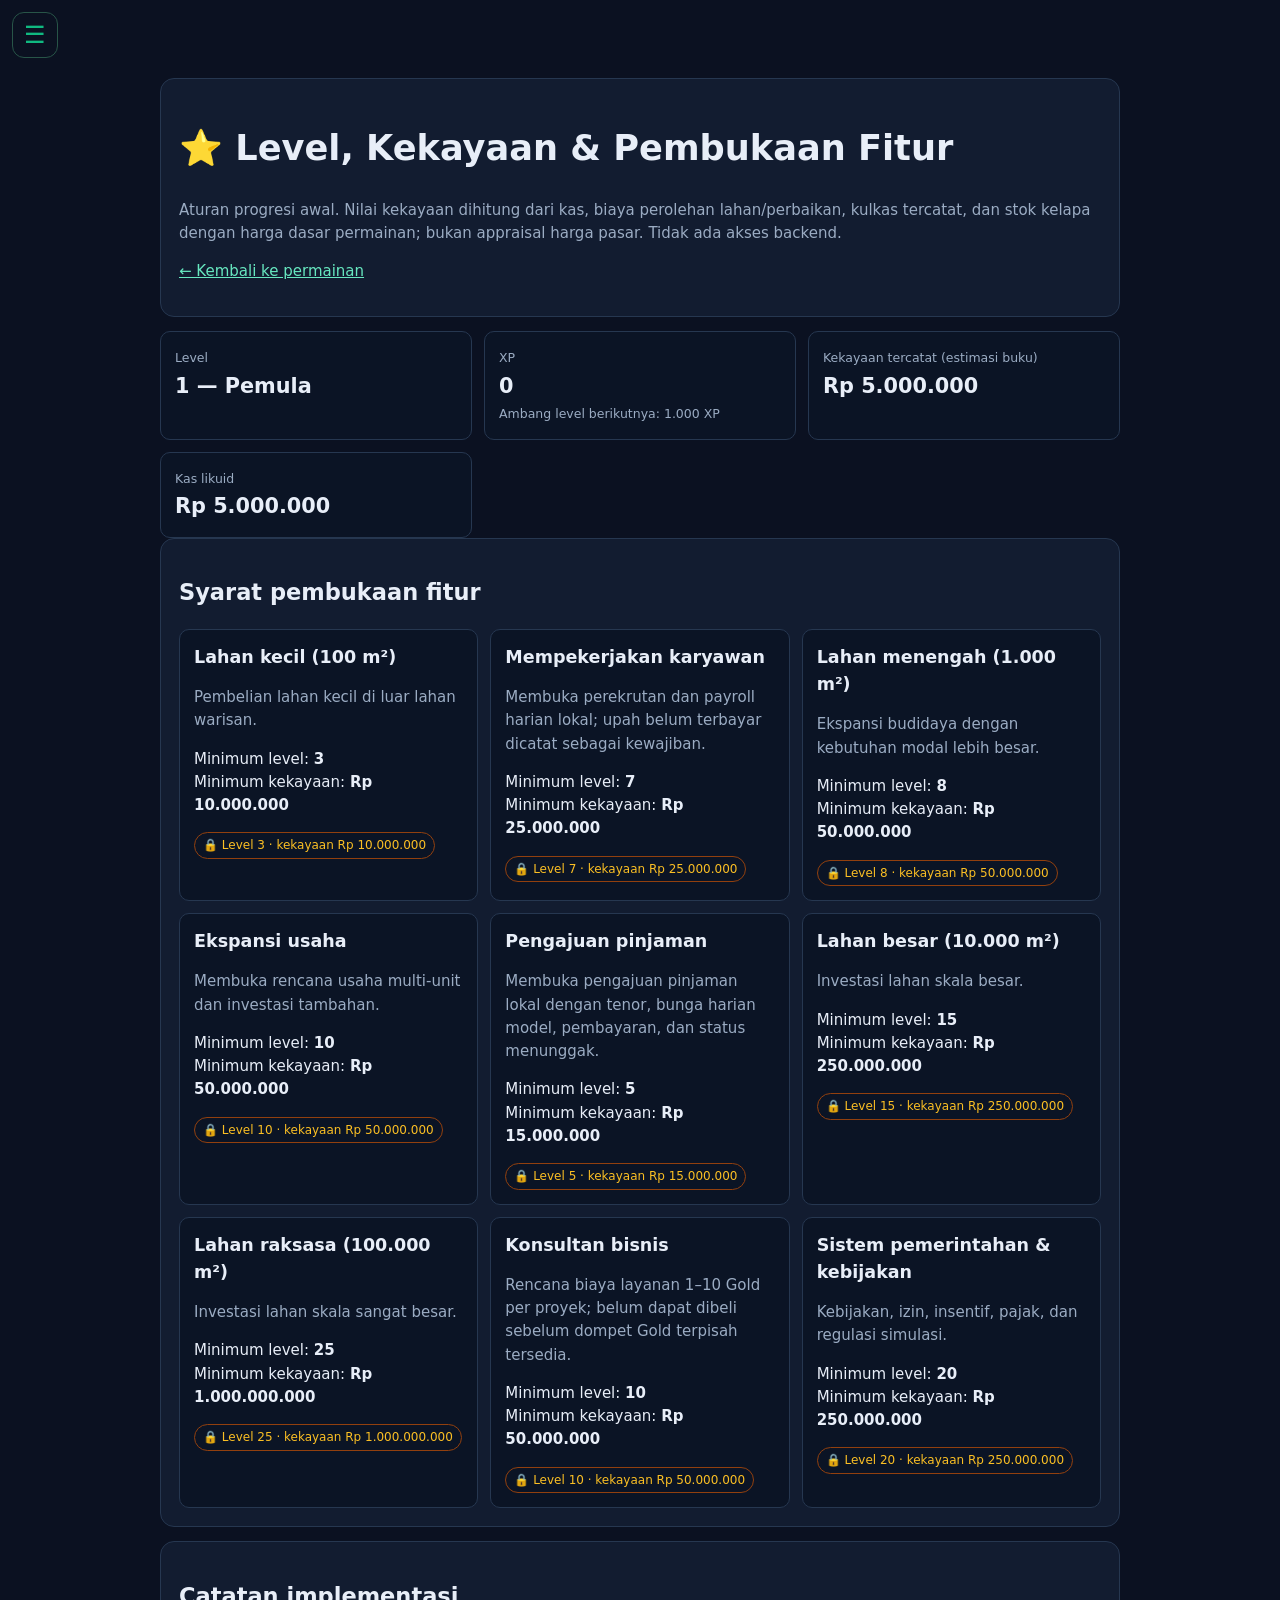
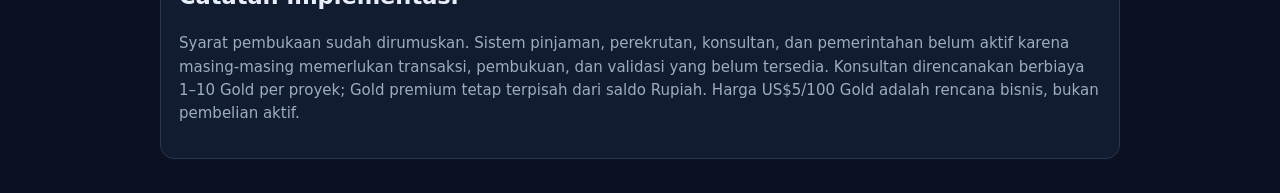
<file: kemajuan.html>
<!doctype html><html lang="id"><head><meta charset="utf-8"><meta name="viewport" content="width=device-width,initial-scale=1"><title>Level & Pembukaan Fitur — Agrotycoon</title><style>
:root{color-scheme:dark;--bg:#0b1121;--p:#121c30;--line:#263750;--txt:#e8eef8;--muted:#9bacc3;--green:#10b981;--amber:#fbbf24}*{box-sizing:border-box}body{margin:0;background:var(--bg);color:var(--txt);font:15px/1.55 system-ui}main{max-width:1000px;margin:auto;padding:20px}header,.card{background:var(--p);border:1px solid var(--line);border-radius:14px;padding:18px;margin-bottom:14px}h1{font-size:clamp(1.5rem,4vw,2.2rem)}.muted,small{color:var(--muted)}.grid{display:grid;grid-template-columns:repeat(auto-fit,minmax(240px,1fr));gap:12px}.metric,.rule{padding:14px;background:#0b1425;border:1px solid var(--line);border-radius:10px}.metric strong{display:block;font-size:1.3rem}.rule h3{margin:0 0 6px}.state{display:inline-block;padding:3px 8px;border-radius:99px;font-size:12px;border:1px solid var(--line)}.ready{color:#6ee7b7;border-color:#047857}.locked{color:#fbbf24;border-color:#92400e}a{color:#67e8c0}.menu-toggle{position:fixed;z-index:501;top:12px;left:12px;width:46px;height:46px;border:1px solid #285548;border-radius:12px;background:#0b1121;color:#10b981;font-size:24px}.side-menu{position:fixed;z-index:502;inset:0 auto 0 0;width:min(310px,86vw);padding:18px;background:#0b1121;transform:translateX(-110%);transition:transform .2s;display:flex;flex-direction:column;gap:7px}.side-menu.open{transform:translateX(0)}.side-menu a{padding:12px;border:1px solid var(--line);border-radius:9px;background:var(--p);text-decoration:none;color:var(--txt)}.menu-head{display:flex;justify-content:space-between;padding:8px 0 16px}.menu-head button{background:none;color:white;border:0;font-size:24px}.menu-shade{position:fixed;z-index:500;inset:0;background:#0008;display:none}.menu-shade.open{display:block}body{padding-top:58px}
</style></head><body><button id="menuToggle" class="menu-toggle" aria-label="Buka menu">☰</button><nav id="sideMenu" class="side-menu"><div class="menu-head"><strong>🌾 Agrotycoon</strong><button id="menuClose">×</button></div><a href="index.html">🏡 Permainan</a><a href="stock.html">📦 Stok & Gudang</a><a href="akuntansi.html">📊 Akuntansi</a><a href="assets.html">🏞️ Aset & Karyawan</a><a href="kemajuan.html">⭐ Level & Pembukaan Fitur</a><a href="kredit.html">🏦 Kredit Usaha</a><a href="pasar-komoditas.html">🧭 Pasar Komoditas</a><a href="dunia-simulasi.html">🌏 Dunia Simulasi</a><a href="impor-data.html">🧾 Impor Data Historis</a></nav><div id="menuShade" class="menu-shade"></div><main><header><h1>⭐ Level, Kekayaan & Pembukaan Fitur</h1><p class="muted">Aturan progresi awal. Nilai kekayaan dihitung dari kas, biaya perolehan lahan/perbaikan, kulkas tercatat, dan stok kelapa dengan harga dasar permainan; bukan appraisal harga pasar. Tidak ada akses backend.</p><p><a href="index.html">← Kembali ke permainan</a></p></header><section id="summary" class="grid"></section><section class="card"><h2>Syarat pembukaan fitur</h2><div id="rules" class="grid"></div></section><section class="card"><h2>Catatan implementasi</h2><p class="muted">Syarat pembukaan sudah dirumuskan. Sistem pinjaman, perekrutan, konsultan, dan pemerintahan belum aktif karena masing-masing memerlukan transaksi, pembukuan, dan validasi yang belum tersedia. Konsultan direncanakan berbiaya 1–10 Gold per proyek; Gold premium tetap terpisah dari saldo Rupiah. Harga US$5/100 Gold adalah rencana bisnis, bukan pembelian aktif.</p></section></main><script src="js/data.js"></script><script src="js/state.js"></script><script src="js/progression.js"></script><script>
(function(){try{loadSaved();if(typeof ensureAgriState==='function')ensureAgriState();var p=AgroProgression,w=p.wealth(S),level=S.level||1,next=(DATA.levels[level+1]||{}).xpReq||null;document.getElementById('summary').innerHTML='<div class="metric"><small>Level</small><strong>'+level+' — '+((DATA.levels[level]||{}).name||'Pemula')+'</strong></div><div class="metric"><small>XP</small><strong>'+(S.xp||0).toLocaleString('id-ID')+'</strong><small>'+(next?'Ambang level berikutnya: '+next.toLocaleString('id-ID')+' XP':'Level maksimum')+'</small></div><div class="metric"><small>Kekayaan tercatat (estimasi buku)</small><strong>Rp '+Math.round(w).toLocaleString('id-ID')+'</strong></div><div class="metric"><small>Kas likuid</small><strong>Rp '+Math.round(S.gold||0).toLocaleString('id-ID')+'</strong></div>';document.getElementById('rules').innerHTML=p.rules.map(r=>{var s=p.status(r.id,S);return '<article class="rule"><h3>'+r.title+'</h3><p class="muted">'+r.description+'</p><p>Minimum level: <b>'+r.level+'</b><br>Minimum kekayaan: <b>Rp '+r.wealth.toLocaleString('id-ID')+'</b></p><span class="state '+(s.allowed?'ready':'locked')+'">'+(s.allowed?'✓ Syarat terpenuhi':'🔒 '+s.missing.join(' · '))+'</span></article>'}).join('')}catch(e){document.getElementById('summary').textContent='Save belum tersedia. Mulai permainan terlebih dahulu.'}var m=document.getElementById('sideMenu'),s=document.getElementById('menuShade');document.getElementById('menuToggle').onclick=()=>{m.classList.add('open');s.classList.add('open')};function close(){m.classList.remove('open');s.classList.remove('open')}document.getElementById('menuClose').onclick=close;s.onclick=close;document.addEventListener('keydown',e=>{if(e.key==='Escape')close()})})();
</script></body></html>
</file>
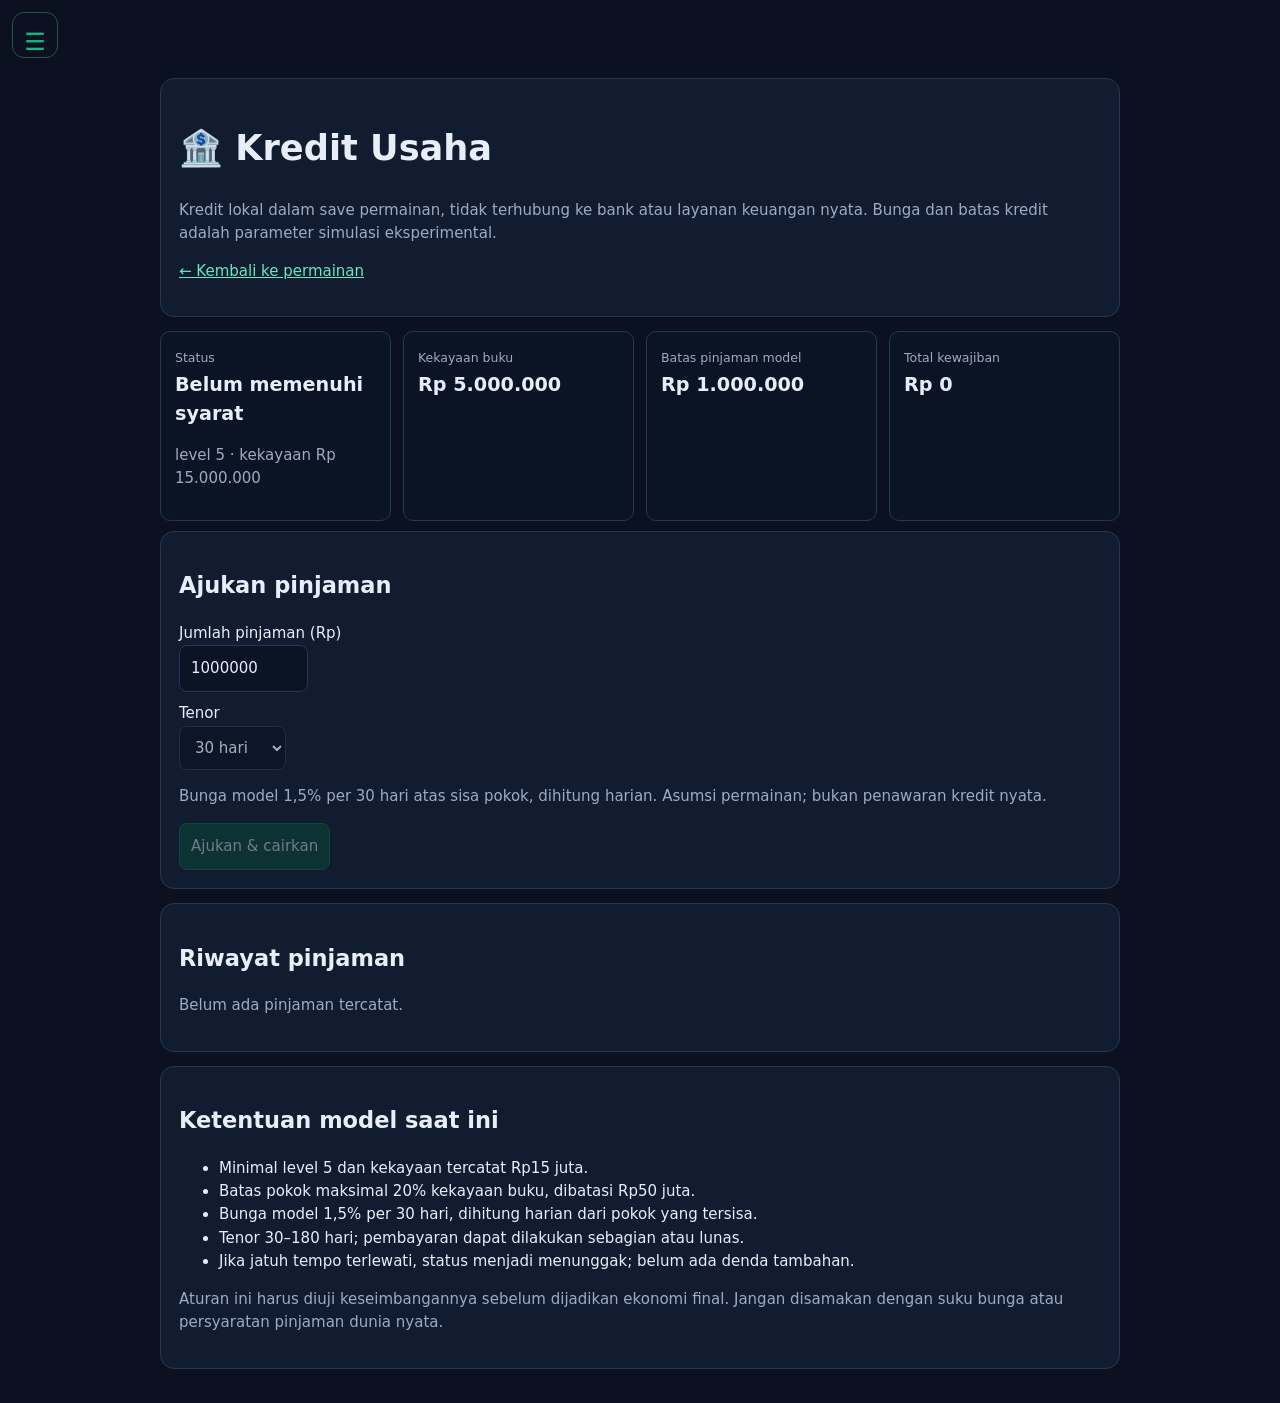
<file: kredit.html>
<!doctype html><html lang="id"><head><meta charset="utf-8"><meta name="viewport" content="width=device-width,initial-scale=1"><title>Kredit Usaha — Agrotycoon</title><style>
:root{color-scheme:dark;--bg:#0b1121;--p:#121c30;--line:#263750;--txt:#e8eef8;--muted:#9bacc3;--green:#10b981;--amber:#fbbf24}*{box-sizing:border-box}body{margin:0;background:var(--bg);color:var(--txt);font:15px/1.55 system-ui}main{max-width:1000px;margin:auto;padding:20px}header,.card{background:var(--p);border:1px solid var(--line);border-radius:14px;padding:18px;margin-bottom:14px}h1{font-size:clamp(1.5rem,4vw,2.2rem)}.muted,small{color:var(--muted)}.grid{display:grid;grid-template-columns:repeat(auto-fit,minmax(220px,1fr));gap:12px}.metric,.loan-row{padding:14px;background:#0b1425;border:1px solid var(--line);border-radius:10px;margin-bottom:10px}.metric strong{display:block;font-size:1.2rem}label{display:block;margin-top:10px}input,select,button{padding:11px;border:1px solid var(--line);border-radius:8px;background:#0b1425;color:var(--txt);font:inherit}button{cursor:pointer;border-color:#047857;background:#064e3b}button:disabled{opacity:.45;cursor:not-allowed}a{color:#67e8c0}.menu-toggle{position:fixed;z-index:501;top:12px;left:12px;width:46px;height:46px;border:1px solid #285548;border-radius:12px;background:#0b1121;color:#10b981;font-size:24px}.side-menu{position:fixed;z-index:502;inset:0 auto 0 0;width:min(310px,86vw);padding:18px;background:#0b1121;transform:translateX(-110%);transition:transform .2s;display:flex;flex-direction:column;gap:7px}.side-menu.open{transform:translateX(0)}.side-menu a{padding:12px;border:1px solid var(--line);border-radius:9px;background:var(--p);text-decoration:none;color:var(--txt)}.menu-head{display:flex;justify-content:space-between;padding:8px 0 16px}.menu-head button{background:none;color:white;border:0;font-size:24px}.menu-shade{position:fixed;z-index:500;inset:0;background:#0008;display:none}.menu-shade.open{display:block}.hidden{display:none!important}.credit-toast{position:fixed;z-index:700;left:50%;bottom:20px;transform:translateX(-50%);width:min(92vw,560px);padding:14px 18px;border:1px solid #10b981;border-radius:12px;background:#121c30;color:#e8eef8;box-shadow:0 12px 36px #0008}body{padding-top:58px}
</style></head><body><button id="menuToggle" class="menu-toggle" aria-label="Buka menu">☰</button><nav id="sideMenu" class="side-menu"><div class="menu-head"><strong>🌾 Agrotycoon</strong><button id="menuClose">×</button></div><a href="index.html">🏡 Permainan</a><a href="stock.html">📦 Stok & Gudang</a><a href="akuntansi.html">📊 Akuntansi</a><a href="assets.html">🏞️ Aset & Karyawan</a><a href="kemajuan.html">⭐ Level & Pembukaan Fitur</a><a href="kredit.html">🏦 Kredit Usaha</a><a href="pasar-komoditas.html">🧭 Pasar Komoditas</a><a href="dunia-simulasi.html">🌏 Dunia Simulasi</a></nav><div id="menuShade" class="menu-shade"></div><div id="msg" class="credit-toast hidden" role="status" aria-live="polite"></div><main><header><h1>🏦 Kredit Usaha</h1><p class="muted">Kredit lokal dalam save permainan, tidak terhubung ke bank atau layanan keuangan nyata. Bunga dan batas kredit adalah parameter simulasi eksperimental.</p><p><a href="index.html">← Kembali ke permainan</a></p></header><section id="credit-summary" class="grid"></section><section class="card"><h2>Ajukan pinjaman</h2><div id="credit-form"></div></section><section class="card"><h2>Riwayat pinjaman</h2><div id="credit-list"></div></section><section class="card"><h2>Ketentuan model saat ini</h2><ul><li>Minimal level 5 dan kekayaan tercatat Rp15 juta.</li><li>Batas pokok maksimal 20% kekayaan buku, dibatasi Rp50 juta.</li><li>Bunga model 1,5% per 30 hari, dihitung harian dari pokok yang tersisa.</li><li>Tenor 30–180 hari; pembayaran dapat dilakukan sebagian atau lunas.</li><li>Jika jatuh tempo terlewati, status menjadi menunggak; belum ada denda tambahan.</li></ul><p class="muted">Aturan ini harus diuji keseimbangannya sebelum dijadikan ekonomi final. Jangan disamakan dengan suku bunga atau persyaratan pinjaman dunia nyata.</p></section></main><script src="js/data.js"></script><script src="js/state.js"></script><script src="js/commodities.js"></script><script src="js/land.js"></script><script src="js/progression.js"></script><script src="js/finance.js"></script><script>function msg(t){var m=document.getElementById("msg");if(!m)return;m.textContent=t;m.classList.remove("hidden");clearTimeout(window.__creditToastTimer);window.__creditToastTimer=setTimeout(function(){m.classList.add("hidden")},9000)};(function(){try{loadSaved();if(typeof ensureAgriState==="function")ensureAgriState();AgroFinance.ensure();AgroFinance.render()}catch(e){document.getElementById('credit-summary').textContent='Save belum tersedia. Mulai permainan terlebih dahulu.'}var m=document.getElementById('sideMenu'),s=document.getElementById('menuShade');document.getElementById('menuToggle').onclick=()=>{m.classList.add('open');s.classList.add('open')};function close(){m.classList.remove('open');s.classList.remove('open')}document.getElementById('menuClose').onclick=close;s.onclick=close;document.addEventListener('keydown',e=>{if(e.key==='Escape')close()})})();</script></body></html>
</file>
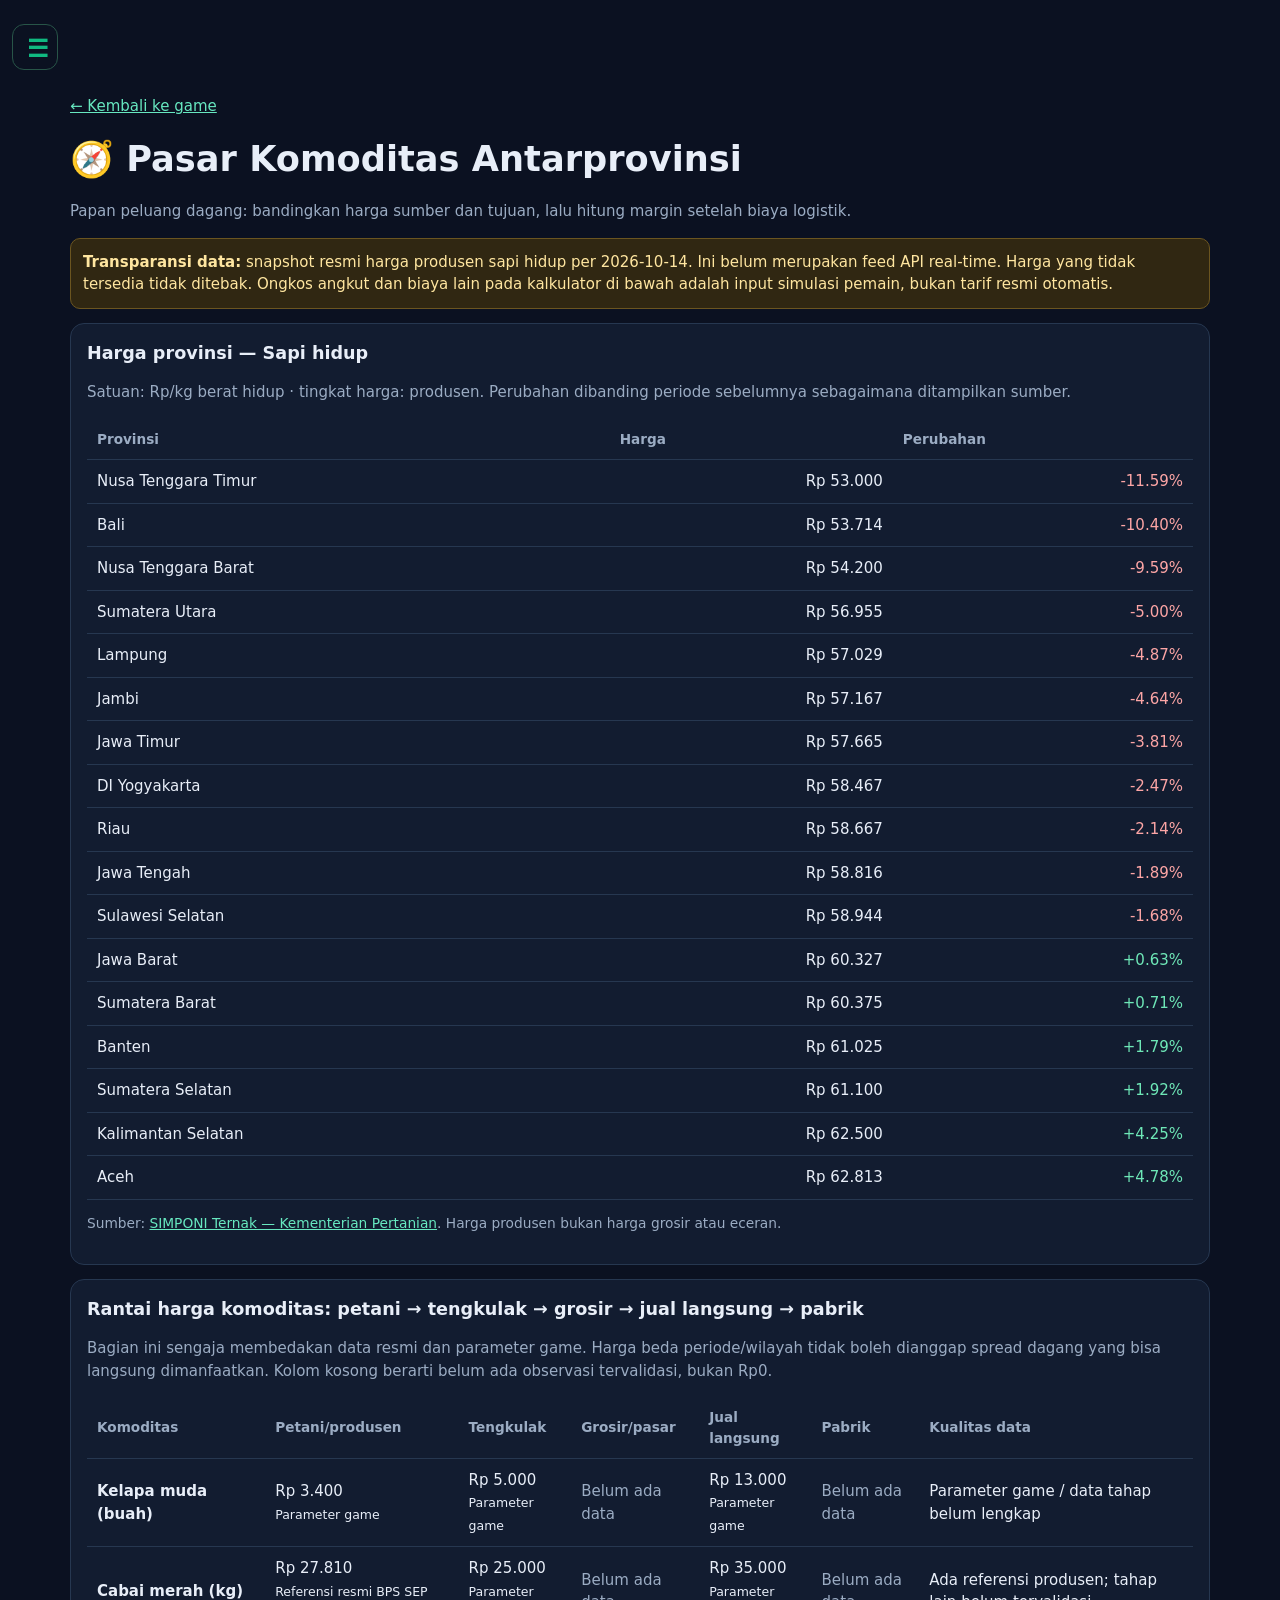
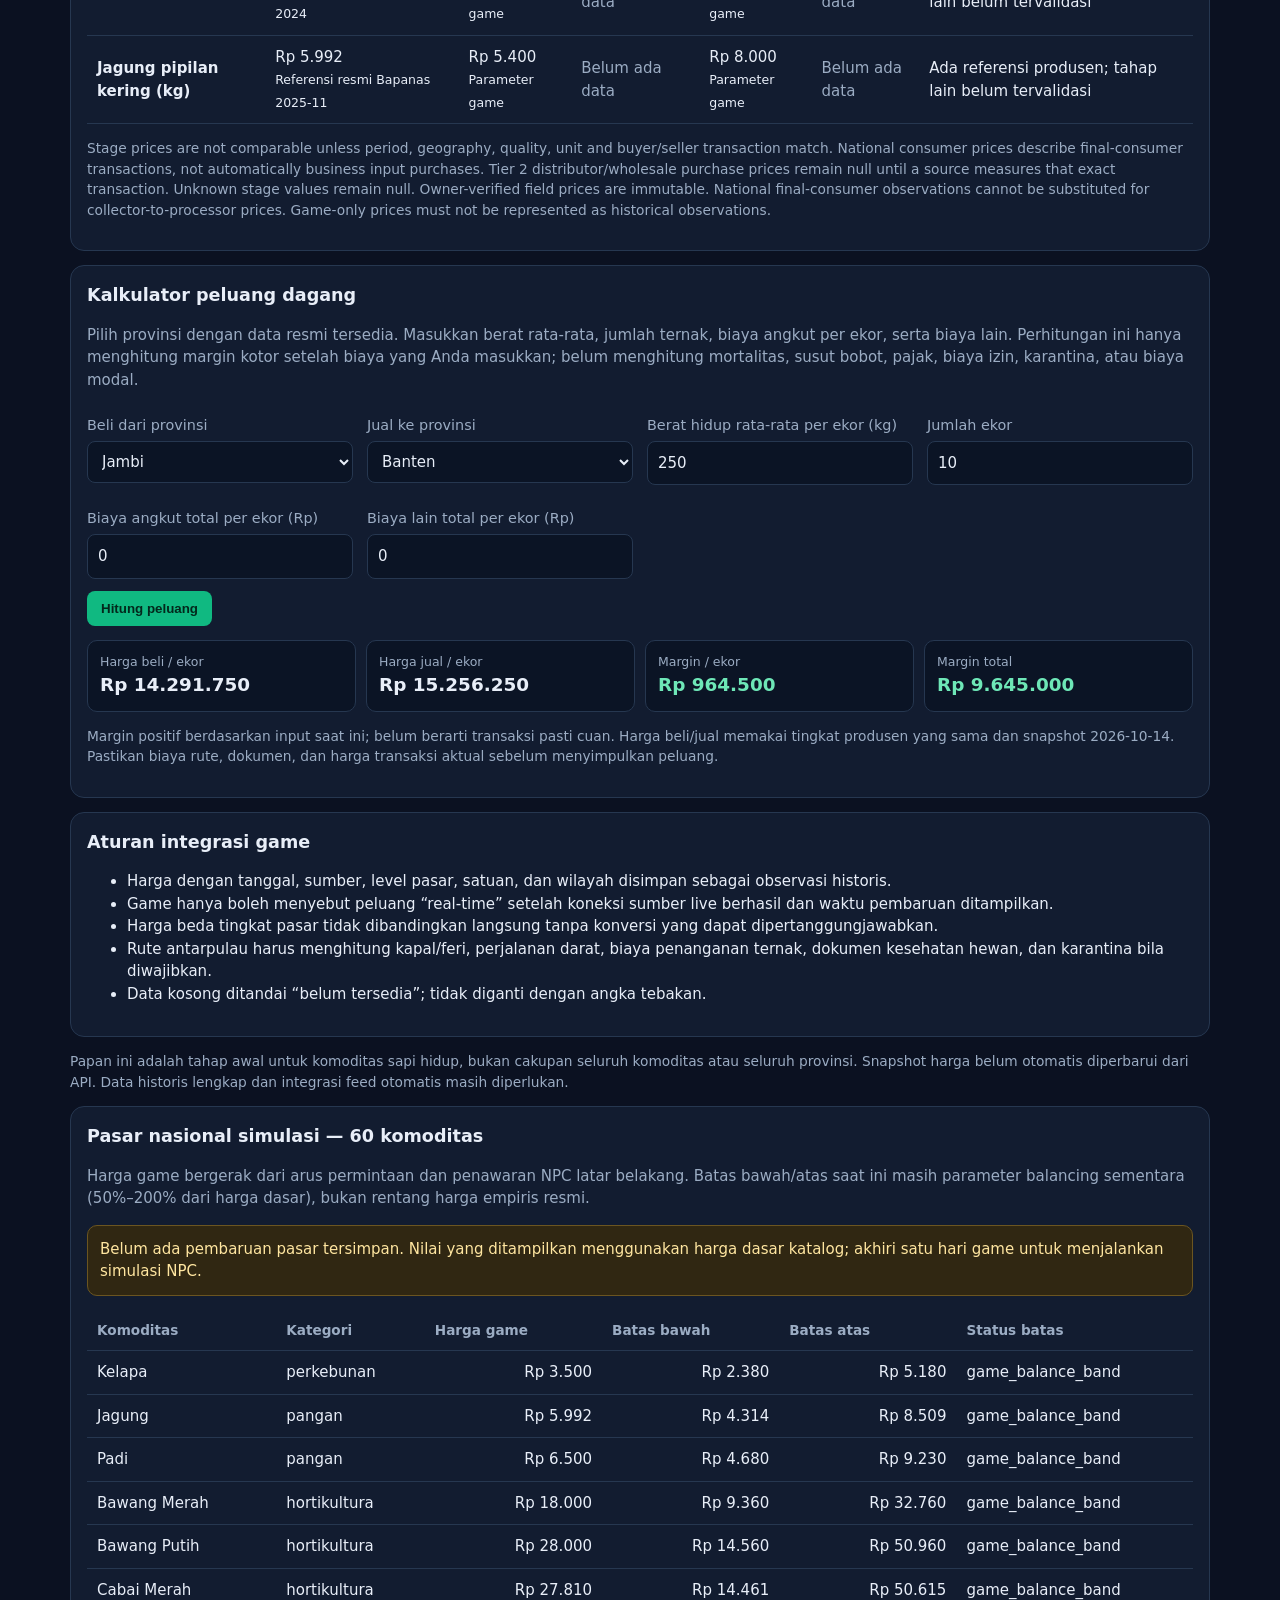
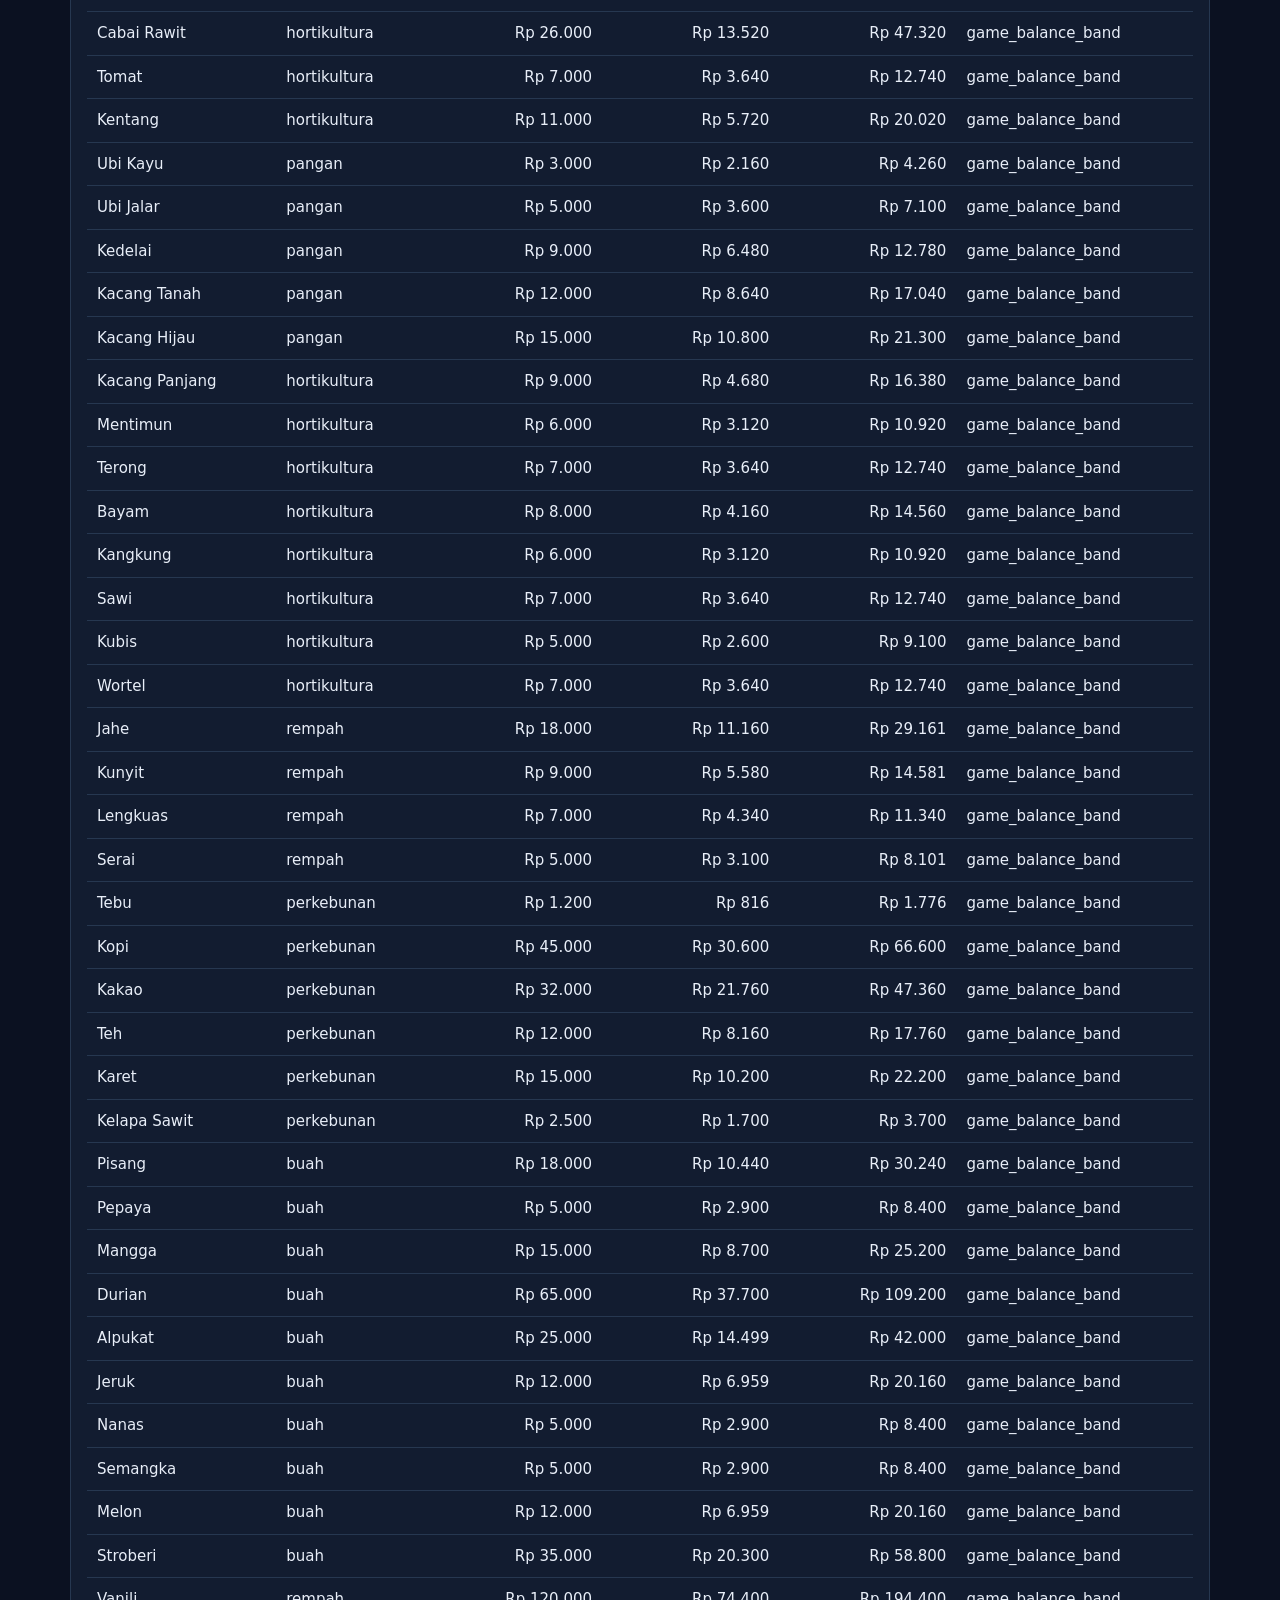
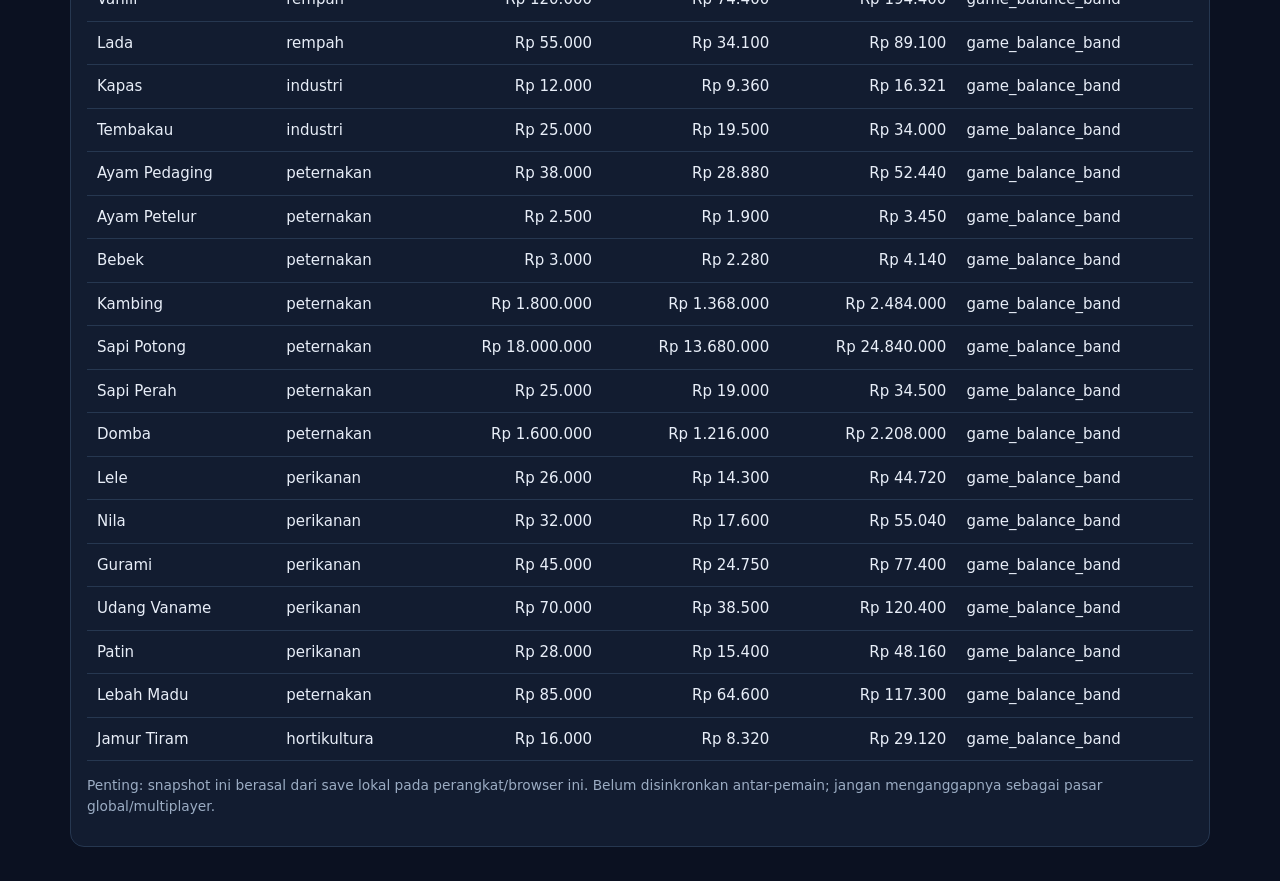
<file: pasar-komoditas.html>
<!doctype html>
<html lang="id">
<head>
<meta charset="utf-8">
<meta name="viewport" content="width=device-width, initial-scale=1">
<title>Pasar Komoditas Antarprovinsi — Agrotycoon</title>
<style>
:root{color-scheme:dark;--bg:#0b1121;--panel:#121c30;--line:#263750;--text:#e8eef8;--muted:#9bacc3;--accent:#10b981;--warn:#f6c453}
*{box-sizing:border-box}body{margin:0;background:var(--bg);color:var(--text);font:15px/1.5 system-ui,-apple-system,Segoe UI,sans-serif}
main{max-width:1180px;margin:auto;padding:20px}a{color:#67e8c0}h1{font-size:clamp(1.5rem,4vw,2.2rem);margin:.3rem 0}h2{font-size:1.1rem;margin:0 0 12px}.muted{color:var(--muted)}.notice{border:1px solid #6b5520;background:#302712;padding:12px;border-radius:10px;color:#ffe6a0;margin:14px 0}
.grid{display:grid;grid-template-columns:repeat(auto-fit,minmax(250px,1fr));gap:14px}.panel{background:var(--panel);border:1px solid var(--line);border-radius:14px;padding:16px;margin:14px 0}
label{display:block;font-size:.9rem;color:var(--muted);margin:9px 0 4px}select,input{width:100%;padding:10px;border:1px solid var(--line);border-radius:8px;background:#0b1425;color:var(--text);font:inherit}
button{border:0;background:var(--accent);color:#03281c;font-weight:700;border-radius:8px;padding:10px 14px;cursor:pointer;margin-top:12px}
table{border-collapse:collapse;width:100%;min-width:600px}th,td{text-align:left;border-bottom:1px solid var(--line);padding:10px}th{color:var(--muted);font-size:.85rem}td.num{text-align:right;font-variant-numeric:tabular-nums}.table-wrap{overflow:auto}
.kpis{display:grid;grid-template-columns:repeat(auto-fit,minmax(150px,1fr));gap:10px;margin-top:14px}.kpi{background:#0b1425;border:1px solid var(--line);padding:12px;border-radius:10px}.kpi small{display:block;color:var(--muted)}.kpi strong{font-size:1.15rem;overflow-wrap:anywhere}
.positive{color:#6ee7b7}.negative{color:#fca5a5}.pill{font-size:.78rem;border:1px solid var(--line);border-radius:99px;padding:3px 8px}.foot{font-size:.86rem;color:var(--muted)}@media(max-width:600px){main{padding:12px}.panel{padding:12px}}
</style>
</head>
<body><button id="menuToggle" aria-label="Buka menu" style="position:fixed;z-index:501;top:12px;left:12px;width:46px;height:46px;border:1px solid #285548;border-radius:12px;background:#0b1121;color:#10b981;font-size:24px;cursor:pointer">☰</button><nav id="sideMenu" style="position:fixed;z-index:502;inset:0 auto 0 0;width:min(310px,86vw);padding:18px;background:#0b1121;transform:translateX(-110%);transition:transform .2s;display:flex;flex-direction:column;gap:7px"><div style="display:flex;justify-content:space-between;padding:8px 0 16px;color:#e8eef8"><strong>🌾 Agrotycoon</strong><button id="menuClose" style="background:none;color:white;border:0;font-size:24px">×</button></div><a style="padding:12px;border:1px solid #263750;border-radius:9px;background:#121c30;color:#e8eef8;text-decoration:none" href="index.html">🏡 Permainan</a><a style="padding:12px;border:1px solid #263750;border-radius:9px;background:#121c30;color:#e8eef8;text-decoration:none" href="stock.html">📦 Stok & Gudang</a><a style="padding:12px;border:1px solid #263750;border-radius:9px;background:#121c30;color:#e8eef8;text-decoration:none" href="akuntansi.html">📊 Akuntansi</a><a style="padding:12px;border:1px solid #263750;border-radius:9px;background:#121c30;color:#e8eef8;text-decoration:none" href="assets.html">🏞️ Aset & Karyawan</a><a style="padding:12px;border:1px solid #263750;border-radius:9px;background:#121c30;color:#e8eef8;text-decoration:none" href="kemajuan.html">⭐ Level & Pembukaan Fitur</a><a style="padding:12px;border:1px solid #263750;border-radius:9px;background:#121c30;color:#e8eef8;text-decoration:none" href="kredit.html">🏦 Kredit Usaha</a><a style="padding:12px;border:1px solid #263750;border-radius:9px;background:#121c30;color:#e8eef8;text-decoration:none" href="pasar-komoditas.html">🧭 Pasar Komoditas</a><a style="padding:12px;border:1px solid #263750;border-radius:9px;background:#121c30;color:#e8eef8;text-decoration:none" href="dunia-simulasi.html">🌏 Dunia Simulasi</a><a style="padding:12px;border:1px solid #263750;border-radius:9px;background:#121c30;color:#e8eef8;text-decoration:none" href="impor-data.html">🧾 Impor Data Historis</a></nav><div id="menuShade" style="position:fixed;z-index:500;inset:0;background:#0008;display:none"></div><script>(function(){var m=document.getElementById('sideMenu'),s=document.getElementById('menuShade');function close(){m.style.transform='translateX(-110%)';s.style.display='none'}document.getElementById('menuToggle').onclick=function(){m.style.transform='translateX(0)';s.style.display='block'};document.getElementById('menuClose').onclick=close;s.onclick=close;document.addEventListener('keydown',function(e){if(e.key==='Escape')close()})})();</script><style>body{padding-top:60px!important}</style><main>
<p><a href="index.html">← Kembali ke game</a></p>
<h1>🧭 Pasar Komoditas Antarprovinsi</h1>
<p class="muted">Papan peluang dagang: bandingkan harga sumber dan tujuan, lalu hitung margin setelah biaya logistik.</p>
<div class="notice"><strong>Transparansi data:</strong> snapshot resmi harga produsen sapi hidup per <span id="snapshot-date">—</span>. Ini belum merupakan feed API real-time. Harga yang tidak tersedia tidak ditebak. Ongkos angkut dan biaya lain pada kalkulator di bawah adalah input simulasi pemain, bukan tarif resmi otomatis.</div>
<div class="panel">
<h2>Harga provinsi — Sapi hidup</h2>
<p class="muted">Satuan: Rp/kg berat hidup · tingkat harga: produsen. Perubahan dibanding periode sebelumnya sebagaimana ditampilkan sumber.</p>
<div class="table-wrap"><table><thead><tr><th>Provinsi</th><th class="num">Harga</th><th class="num">Perubahan</th></tr></thead><tbody id="prices-body"></tbody></table></div>
<p class="foot">Sumber: <a id="source-link" href="https://simponiternak.pertanian.go.id/data-harga-harian" target="_blank" rel="noopener">SIMPONI Ternak — Kementerian Pertanian</a>. Harga produsen bukan harga grosir atau eceran.</p>
</div>
<div class="panel">
<h2>Rantai harga komoditas: petani → tengkulak → grosir → jual langsung → pabrik</h2>
<p class="muted">Bagian ini sengaja membedakan data resmi dan parameter game. Harga beda periode/wilayah tidak boleh dianggap spread dagang yang bisa langsung dimanfaatkan. Kolom kosong berarti belum ada observasi tervalidasi, bukan Rp0.</p>
<div class="table-wrap"><table><thead><tr><th>Komoditas</th><th>Petani/produsen</th><th>Tengkulak</th><th>Grosir/pasar</th><th>Jual langsung</th><th>Pabrik</th><th>Kualitas data</th></tr></thead><tbody id="chain-body"></tbody></table></div>
<p class="foot" id="chain-note"></p>
</div>
<div class="panel">
<h2>Kalkulator peluang dagang</h2>
<p class="muted">Pilih provinsi dengan data resmi tersedia. Masukkan berat rata-rata, jumlah ternak, biaya angkut per ekor, serta biaya lain. Perhitungan ini hanya menghitung margin kotor setelah biaya yang Anda masukkan; belum menghitung mortalitas, susut bobot, pajak, biaya izin, karantina, atau biaya modal.</p>
<div class="grid">
<div><label for="origin">Beli dari provinsi</label><select id="origin"></select></div>
<div><label for="destination">Jual ke provinsi</label><select id="destination"></select></div>
<div><label for="weight">Berat hidup rata-rata per ekor (kg)</label><input id="weight" type="number" min="1" step="1" value="250"></div>
<div><label for="qty">Jumlah ekor</label><input id="qty" type="number" min="1" step="1" value="10"></div>
<div><label for="transport">Biaya angkut total per ekor (Rp)</label><input id="transport" type="number" min="0" step="1000" value="0"></div>
<div><label for="other">Biaya lain total per ekor (Rp)</label><input id="other" type="number" min="0" step="1000" value="0"></div>
</div>
<button id="calculate" type="button">Hitung peluang</button>
<div class="kpis" aria-live="polite">
<div class="kpi"><small>Harga beli / ekor</small><strong id="buy-cost">—</strong></div>
<div class="kpi"><small>Harga jual / ekor</small><strong id="sell-revenue">—</strong></div>
<div class="kpi"><small>Margin / ekor</small><strong id="margin-head">—</strong></div>
<div class="kpi"><small>Margin total</small><strong id="margin-total">—</strong></div>
</div>
<p id="result-note" class="foot" aria-live="polite">Pilih rute dan tekan “Hitung peluang”.</p>
</div>
<div class="panel">
<h2>Aturan integrasi game</h2>
<ul>
<li>Harga dengan tanggal, sumber, level pasar, satuan, dan wilayah disimpan sebagai observasi historis.</li>
<li>Game hanya boleh menyebut peluang “real-time” setelah koneksi sumber live berhasil dan waktu pembaruan ditampilkan.</li>
<li>Harga beda tingkat pasar tidak dibandingkan langsung tanpa konversi yang dapat dipertanggungjawabkan.</li>
<li>Rute antarpulau harus menghitung kapal/feri, perjalanan darat, biaya penanganan ternak, dokumen kesehatan hewan, dan karantina bila diwajibkan.</li>
<li>Data kosong ditandai “belum tersedia”; tidak diganti dengan angka tebakan.</li>
</ul>
</div>
<p class="foot">Papan ini adalah tahap awal untuk komoditas sapi hidup, bukan cakupan seluruh komoditas atau seluruh provinsi. Snapshot harga belum otomatis diperbarui dari API. Data historis lengkap dan integrasi feed otomatis masih diperlukan.</p>
<section class="panel">
<h2>Pasar nasional simulasi — 60 komoditas</h2>
<p class="muted">Harga game bergerak dari arus permintaan dan penawaran NPC latar belakang. Batas bawah/atas saat ini masih parameter balancing sementara (50%–200% dari harga dasar), bukan rentang harga empiris resmi.</p>
<div class="notice" id="game-market-status">Memuat snapshot harga game…</div>
<div class="table-wrap"><table><thead><tr><th>Komoditas</th><th>Kategori</th><th class="num">Harga game</th><th class="num">Batas bawah</th><th class="num">Batas atas</th><th>Status batas</th></tr></thead><tbody id="game-market-body"></tbody></table></div>
<p class="foot">Penting: snapshot ini berasal dari save lokal pada perangkat/browser ini. Belum disinkronkan antar-pemain; jangan menganggapnya sebagai pasar global/multiplayer.</p>
</section>
</main>
<script src="js/market_prices.js"></script>
<script src="js/market_chain.js"></script>
<script>
(function(){
 const data=window.MARKET_PRICE_DATA;
 const rupiah=n=>new Intl.NumberFormat('id-ID',{style:'currency',currency:'IDR',maximumFractionDigits:0}).format(n);
 const chainBody=document.getElementById('chain-body');
 const stageCell=s=>s&&s.value!==null?rupiah(s.value)+'<br><small>'+(s.type==='official_reference'?'Referensi resmi '+s.period:'Parameter game')+'</small>':'<span class="muted">Belum ada data</span>';
 window.MARKET_CHAIN_DATA.rows.forEach(row=>{const tr=document.createElement('tr');tr.innerHTML='<td><b>'+row.name+'</b></td><td>'+stageCell(row.producer)+'</td><td>'+stageCell(row.middleman)+'</td><td>'+stageCell(row.wholesale)+'</td><td>'+stageCell(row.direct)+'</td><td>'+stageCell(row.factory)+'</td><td>'+(row.producer.type==='official_reference'?'Ada referensi produsen; tahap lain belum tervalidasi':'Parameter game / data tahap belum lengkap')+'</td>';chainBody.appendChild(tr);});
 document.getElementById('chain-note').textContent=window.MARKET_CHAIN_DATA.snapshotNote+' '+window.MARKET_CHAIN_DATA.missingDataPolicy;

 document.getElementById('snapshot-date').textContent=data.snapshotDate;
 document.getElementById('source-link').href=data.sourceUrl;
 const body=document.getElementById('prices-body');
 const origin=document.getElementById('origin'), destination=document.getElementById('destination');
 data.rows.slice().sort((a,b)=>a.price-b.price).forEach(row=>{
   const tr=document.createElement('tr');
   const td1=document.createElement('td');td1.textContent=row.province;
   const td2=document.createElement('td');td2.className='num';td2.textContent=rupiah(row.price);
   const td3=document.createElement('td');td3.className='num '+(row.changePct>0?'positive':row.changePct<0?'negative':'');
   td3.textContent=(row.changePct>0?'+':'')+row.changePct.toFixed(2)+'%';
   tr.append(td1,td2,td3);body.appendChild(tr);
   [origin,destination].forEach(sel=>{const op=document.createElement('option');op.value=row.province;op.textContent=row.province;sel.appendChild(op);});
 });
 origin.value='Jambi';
 destination.value='Banten';
 function calculate(){
   const a=data.rows.find(x=>x.province===origin.value), b=data.rows.find(x=>x.province===destination.value);
   const w=Number(document.getElementById('weight').value), q=Number(document.getElementById('qty').value);
   const transport=Number(document.getElementById('transport').value), other=Number(document.getElementById('other').value);
   const note=document.getElementById('result-note');
   if(!a||!b||!Number.isFinite(w)||w<=0||!Number.isFinite(q)||q<=0||transport<0||other<0){
    note.textContent='Input tidak valid atau data harga belum tersedia.';return;
   }
   const buy=a.price*w, sell=b.price*w, margin=sell-buy-transport-other;
   document.getElementById('buy-cost').textContent=rupiah(buy);
   document.getElementById('sell-revenue').textContent=rupiah(sell);
   const mh=document.getElementById('margin-head'), mt=document.getElementById('margin-total');
   mh.textContent=rupiah(margin);mt.textContent=rupiah(margin*q);
   mh.className=margin>=0?'positive':'negative';mt.className=margin>=0?'positive':'negative';
   note.textContent=origin.value===destination.value?'Provinsi asal dan tujuan sama. Ini hanya pembanding harga, bukan transaksi lintas provinsi.':
    (margin>0?'Margin positif berdasarkan input saat ini; belum berarti transaksi pasti cuan.':'Margin tidak positif berdasarkan input saat ini.')+
    ' Harga beli/jual memakai tingkat produsen yang sama dan snapshot '+data.snapshotDate+'. Pastikan biaya rute, dokumen, dan harga transaksi aktual sebelum menyimpulkan peluang.';
 }
 document.getElementById('calculate').addEventListener('click',calculate);
 [origin,destination,'weight','qty','transport','other'].forEach(id=>{
  const el=typeof id==='string'?document.getElementById(id):id;
  el.addEventListener('change',calculate);if(el.tagName==='INPUT')el.addEventListener('input',calculate);
 });
 calculate();
})();
</script>
<script src="js/commodities.js"></script>
<script>
(function(){
 const body=document.getElementById('game-market-body');
 const status=document.getElementById('game-market-status');
 let save=null;
 try{save=JSON.parse(localStorage.getItem('agrotycoon_save_v15')||'null');}catch(e){}
 const prices=save&&save.marketPrices&&typeof save.marketPrices==='object'?save.marketPrices:{};
 const last=save&&save.marketLastTick;
 const rupiah=n=>'Rp '+Math.round(Number(n)||0).toLocaleString('id-ID');
 status.textContent=last
  ? 'Snapshot lokal: hari game '+last.day+' · '+(last.priceUpdates||0)+' harga diperbarui · '+(last.marketIsGloballyShared?'feed bersama':'simulasi NPC lokal; belum pasar global')+'.'
  : 'Belum ada pembaruan pasar tersimpan. Nilai yang ditampilkan menggunakan harga dasar katalog; akhiri satu hari game untuk menjalankan simulasi NPC.';
 body.innerHTML=COMMODITIES.map(item=>{
  const saved=Number(prices[item.id]);
  const price=Number.isFinite(saved)&&saved>=item.marketFloor&&saved<=item.marketCeiling?saved:item.marketPrice;
  return '<tr><td>'+item.name+'</td><td>'+item.category+'</td><td class="num">'+rupiah(price)+'</td><td class="num">'+rupiah(item.marketFloor)+'</td><td class="num">'+rupiah(item.marketCeiling)+'</td><td>'+item.marketBoundsStatus+'</td></tr>';
 }).join('');
})();
</script>
</body></html>
</file>
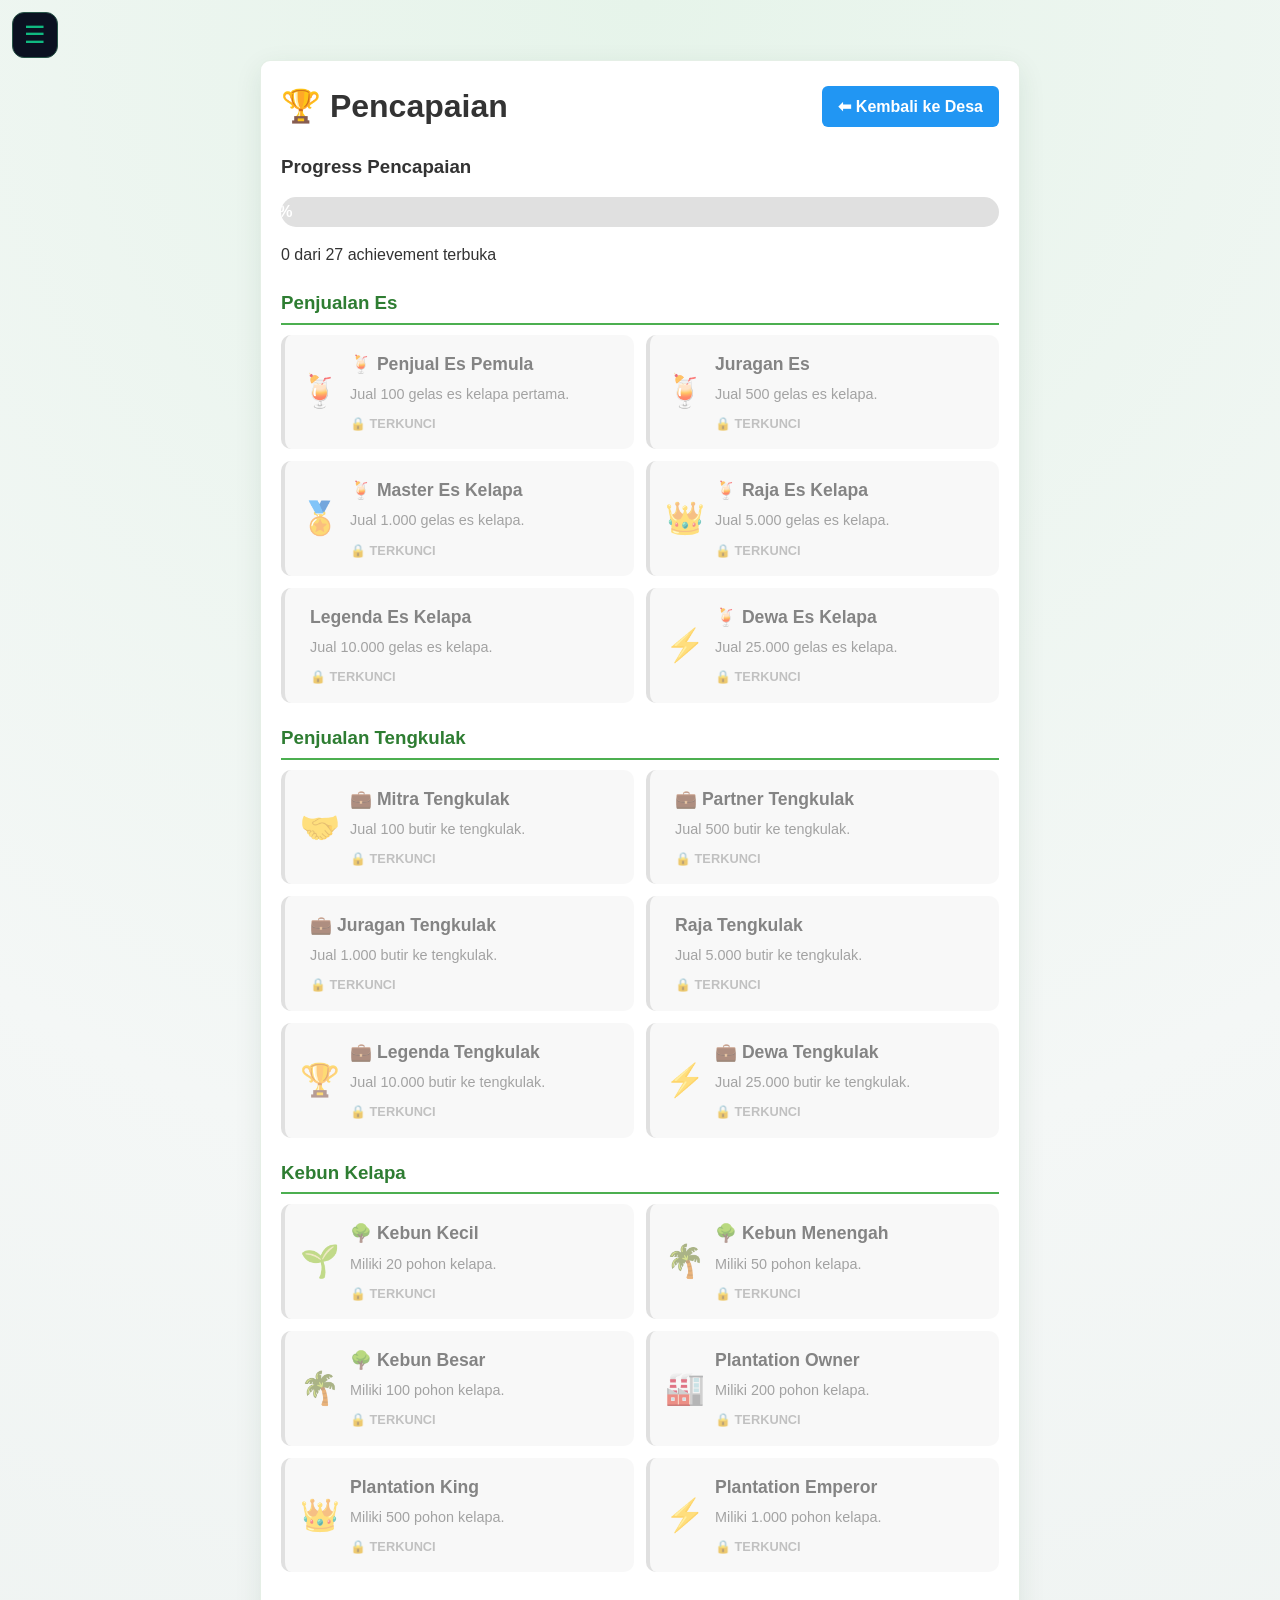
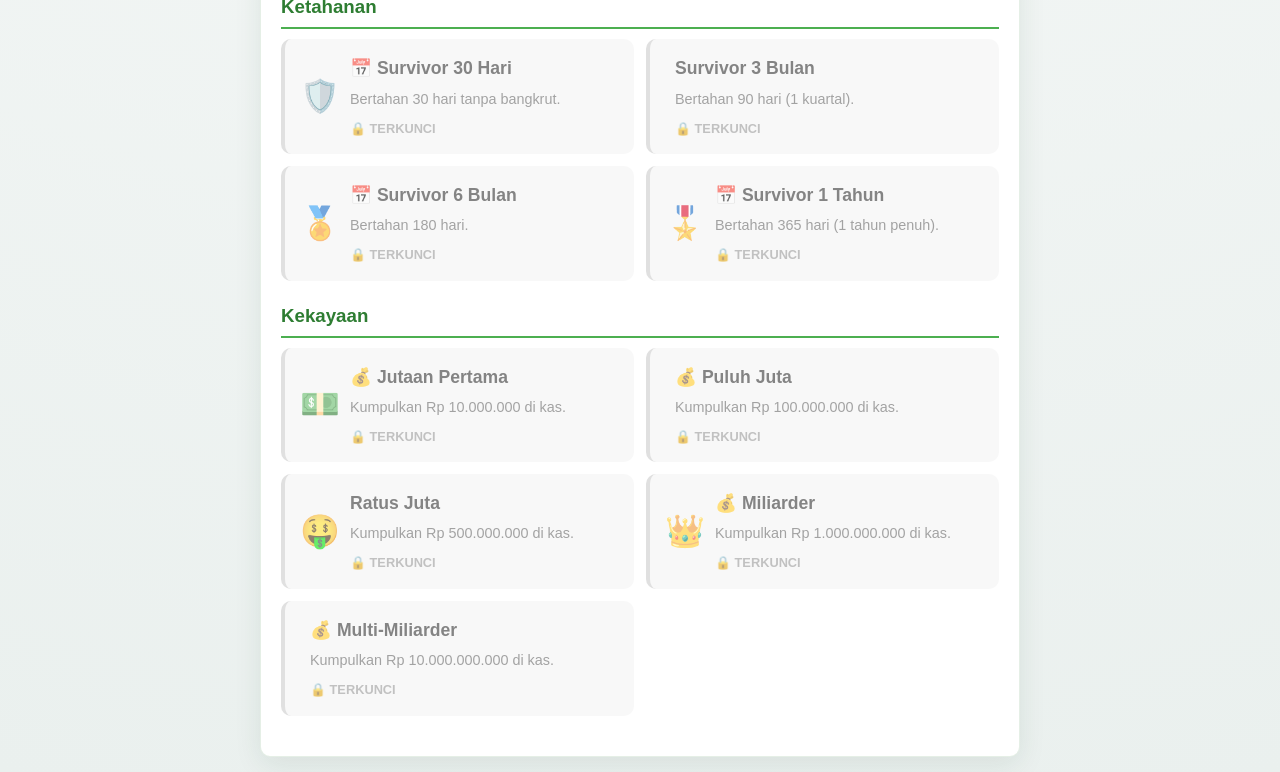
<file: pencapaian.html>
<!DOCTYPE html>
<html lang="id">
<head>
<meta charset="UTF-8">
<meta name="viewport" content="width=device-width, initial-scale=1.0">
<title>Agrotycoon - Pencapaian</title>
<link rel="stylesheet" href="css/style.css">
<style>
 .ach-header { display: flex; justify-content: space-between; align-items: center; margin-bottom: 20px; }
 .btn-back { background: #2196F3; color: white; padding: 8px 16px; border-radius: 6px; text-decoration: none; font-weight: bold; }
 .progress-bar { width: 100%; height: 30px; background: #e0e0e0; border-radius: 15px; overflow: hidden; margin: 15px 0; }
 .progress-fill { height: 100%; background: linear-gradient(90deg, #4CAF50, #8BC34A); display: flex; align-items: center; justify-content: center; color: white; font-weight: bold; transition: width 0.5s; }
 .category { margin: 20px 0; }
 .category h3 { color: #2E7D32; border-bottom: 2px solid #4CAF50; padding-bottom: 5px; margin-bottom: 10px; }
 .ach-grid { display: grid; grid-template-columns: repeat(auto-fill, minmax(280px, 1fr)); gap: 12px; }
 .ach-card { background: #f5f5f5; padding: 15px; border-radius: 10px; border-left: 4px solid #ccc; transition: all 0.3s; }
 .ach-card.unlocked { background: #e8f5e9; border-left-color: #4CAF50; box-shadow: 0 2px 8px rgba(76,175,80,0.3); }
 .ach-card.locked { opacity: 0.6; }
 .ach-card .ach-icon { font-size: 2em; margin-right: 10px; }
 .ach-card .ach-name { font-weight: bold; font-size: 1.1em; }
 .ach-card .ach-desc { font-size: 0.9em; color: #666; margin-top: 5px; }
 .ach-card .ach-status { font-size: 0.8em; margin-top: 8px; font-weight: bold; }
 .ach-card.unlocked .ach-status { color: #4CAF50; }
 .ach-card.locked .ach-status { color: #999; }
 .achievement-notif { position: fixed; top: -100px; left: 50%; transform: translateX(-50%); background: linear-gradient(135deg, #FFD700, #FFA500); padding: 15px 25px; border-radius: 10px; box-shadow: 0 4px 20px rgba(0,0,0,0.3); z-index: 9999; transition: top 0.5s; }
 .achievement-notif.show { top: 20px; }
 .notif-content { display: flex; align-items: center; gap: 15px; }
 .notif-icon { font-size: 2.5em; }
 .notif-title { font-size: 0.8em; color: #333; font-weight: bold; }
 .notif-name { font-size: 1.1em; color: #000; font-weight: bold; }
</style>
</head>
<body><button id="menuToggle" aria-label="Buka menu" style="position:fixed;z-index:501;top:12px;left:12px;width:46px;height:46px;border:1px solid #285548;border-radius:12px;background:#0b1121;color:#10b981;font-size:24px;cursor:pointer">☰</button><nav id="sideMenu" style="position:fixed;z-index:502;inset:0 auto 0 0;width:min(310px,86vw);padding:18px;background:#0b1121;transform:translateX(-110%);transition:transform .2s;display:flex;flex-direction:column;gap:7px"><div style="display:flex;justify-content:space-between;padding:8px 0 16px;color:#e8eef8"><strong>🌾 Agrotycoon</strong><button id="menuClose" style="background:none;color:white;border:0;font-size:24px">×</button></div><a style="padding:12px;border:1px solid #263750;border-radius:9px;background:#121c30;color:#e8eef8;text-decoration:none" href="index.html">🏡 Permainan</a><a style="padding:12px;border:1px solid #263750;border-radius:9px;background:#121c30;color:#e8eef8;text-decoration:none" href="stock.html">📦 Stok & Gudang</a><a style="padding:12px;border:1px solid #263750;border-radius:9px;background:#121c30;color:#e8eef8;text-decoration:none" href="akuntansi.html">📊 Akuntansi</a><a style="padding:12px;border:1px solid #263750;border-radius:9px;background:#121c30;color:#e8eef8;text-decoration:none" href="assets.html">🏞️ Aset & Karyawan</a><a style="padding:12px;border:1px solid #263750;border-radius:9px;background:#121c30;color:#e8eef8;text-decoration:none" href="kemajuan.html">⭐ Level & Pembukaan Fitur</a><a style="padding:12px;border:1px solid #263750;border-radius:9px;background:#121c30;color:#e8eef8;text-decoration:none" href="kredit.html">🏦 Kredit Usaha</a><a style="padding:12px;border:1px solid #263750;border-radius:9px;background:#121c30;color:#e8eef8;text-decoration:none" href="pasar-komoditas.html">🧭 Pasar Komoditas</a><a style="padding:12px;border:1px solid #263750;border-radius:9px;background:#121c30;color:#e8eef8;text-decoration:none" href="dunia-simulasi.html">🌏 Dunia Simulasi</a><a style="padding:12px;border:1px solid #263750;border-radius:9px;background:#121c30;color:#e8eef8;text-decoration:none" href="impor-data.html">🧾 Impor Data Historis</a><a style="padding:12px;border:1px solid #263750;border-radius:9px;background:#121c30;color:#e8eef8;text-decoration:none" href="pencapaian.html">🏆 Pencapaian</a></nav><div id="menuShade" style="position:fixed;z-index:500;inset:0;background:#0008;display:none"></div><script>(function(){var m=document.getElementById('sideMenu'),s=document.getElementById('menuShade');function close(){m.style.transform='translateX(-110%)';s.style.display='none'}document.getElementById('menuToggle').onclick=function(){m.style.transform='translateX(0)';s.style.display='block'};document.getElementById('menuClose').onclick=close;s.onclick=close;document.addEventListener('keydown',function(e){if(e.key==='Escape')close()})})();</script><style>body{padding-top:60px!important}</style>
<div class="container">
 <div class="ach-header">
  <h1>🏆 Pencapaian</h1>
  <a href="index.html" class="btn-back">⬅ Kembali ke Desa</a>
 </div>
 
 <div class="panel">
  <h3>Progress Pencapaian</h3>
  <div class="progress-bar">
   <div class="progress-fill" id="progress-fill">0%</div>
  </div>
  <p id="progress-text">0 dari 0 achievement terbuka</p>
 </div>
 
 <div id="ach-container"></div>
</div>

<script src="js/data.js"></script>
<script src="js/state.js"></script>
<script src="js/achievement.js"></script>
<script>
 loadSaved();
 
 const progress = getAchievementProgress();
 const progressFill = document.getElementById('progress-fill');
 const progressText = document.getElementById('progress-text');
 progressFill.style.width = progress.percentage + '%';
 progressFill.textContent = progress.percentage + '%';
 progressText.textContent = progress.unlocked + ' dari ' + progress.total + ' achievement terbuka';
 
 const categories = getAchievementsByCategory();
 const container = document.getElementById('ach-container');
 let html = '';
 
 Object.keys(categories).forEach(cat => {
  html += '<div class="category">';
  html += '<h3>' + cat + '</h3>';
  html += '<div class="ach-grid">';
  categories[cat].forEach(ach => {
   html += '<div class="ach-card ' + (ach.unlocked ? 'unlocked' : 'locked') + '">';
   html += '<div style="display:flex;align-items:center">';
   html += '<span class="ach-icon">' + ach.icon + '</span>';
   html += '<div>';
   html += '<div class="ach-name">' + ach.name + '</div>';
   html += '<div class="ach-desc">' + ach.desc + '</div>';
   html += '<div class="ach-status">' + (ach.unlocked ? '✅ TERBUKA' : '🔒 TERKUNCI') + '</div>';
   html += '</div></div>';
   html += '</div>';
  });
  html += '</div></div>';
 });
 
 container.innerHTML = html;
</script>
</body>
</html>
</file>
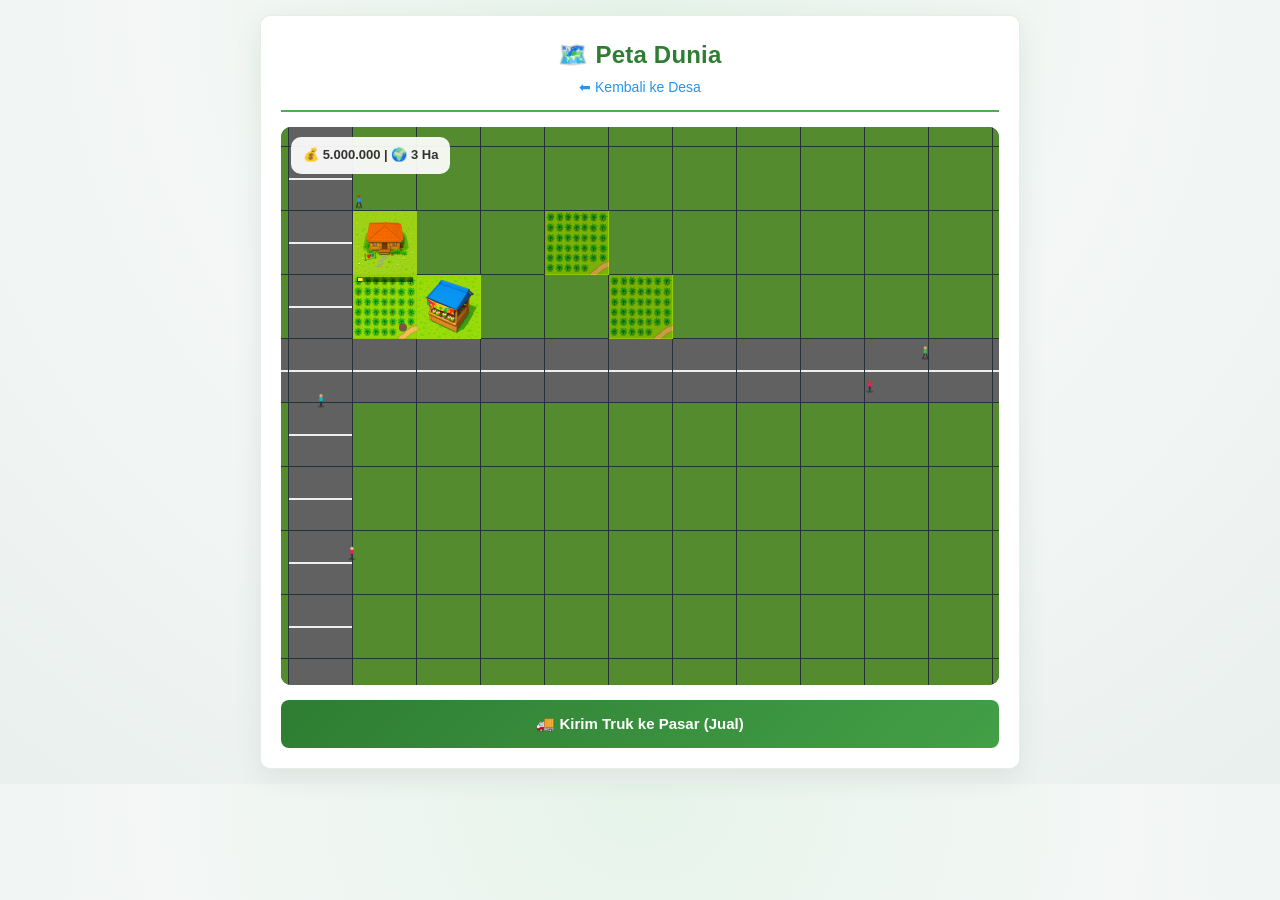
<file: peta.html>
<!DOCTYPE html>
<html lang="id">
<head>
<meta charset="UTF-8">
<meta name="viewport" content="width=device-width, initial-scale=1.0">
<title>Agrotycoon - Peta Dunia</title>
<link rel="stylesheet" href="css/style.css">
<style>
 #map-wrap{position:relative;width:100%;height:62vh;background:#263238;border-radius:10px;overflow:hidden}
 #map-canvas{display:block;width:100%;height:100%;cursor:pointer;touch-action:none}
 #hud{position:absolute;top:10px;left:10px;background:rgba(255,255,255,.92);border-radius:10px;padding:8px 12px;font-weight:bold;z-index:5;font-size:13px}
 .float-gold{position:absolute;font-weight:bold;color:#FFD54F;text-shadow:0 0 4px #000;animation:rise 1.2s forwards;pointer-events:none;z-index:6}
 @keyframes rise{to{transform:translateY(-60px);opacity:0}}
 #detail-view{position:fixed;inset:0;background:#000;z-index:60;display:none}
 #dv-bg{width:100%;height:100%;object-fit:cover}
 #dv-canvas{position:absolute;inset:0;width:100%;height:100%;pointer-events:none}
 #dv-title{position:absolute;top:12px;left:12px;background:rgba(0,0,0,.6);color:#fff;padding:8px 14px;border-radius:8px;font-weight:bold;z-index:3}
 #dv-close{position:absolute;top:12px;right:12px;z-index:5}
 .hotspot{position:absolute;transform:translate(-50%,-50%);background:rgba(255,255,255,.92);border:2px solid #4CAF50;border-radius:20px;padding:6px 12px;font-size:12px;font-weight:bold;cursor:pointer;box-shadow:0 2px 8px rgba(0,0,0,.4);z-index:4}
 #dv-toast{position:absolute;bottom:20px;left:50%;transform:translateX(-50%);background:rgba(0,0,0,.75);color:#fff;padding:10px 18px;border-radius:10px;display:none;max-width:80%;text-align:center;z-index:4}
</style>
</head>
<body>
<div class="container">
 <header><h1>🗺️ Peta Dunia</h1><a class="link" href="index.html">⬅ Kembali ke Desa</a></header>
 <div id="map-wrap">
  <canvas id="map-canvas"></canvas>
  <div id="hud">💰 <span id="hud-gold"></span> | 🌍 <span id="hud-owned"></span> Ha</div>
 </div>
 <div class="actions">
  <button class="btn btn-success" onclick="MapEngine.sendTruck()">🚚 Kirim Truk ke Pasar (Jual)</button>
  <button class="btn btn-primary" id="btn-pasar" onclick="MapEngine.buildPasarInduk()" style="display:none">🏬 Bangun Pasar Induk (Rp 50 jt, min 5 Ha)</button>
 </div>
</div>
<div id="detail-view">
 <img id="dv-bg" alt="">
 <canvas id="dv-canvas"></canvas>
 <div id="dv-title"></div>
 <button class="btn btn-danger" id="dv-close" onclick="MapEngine.closeDetail()">⬅ Peta</button>
 <div id="dv-hotspots"></div>
 <div id="dv-toast"></div>
</div>
<script src="js/map_engine.js"></script>
</body>
</html>
</file>
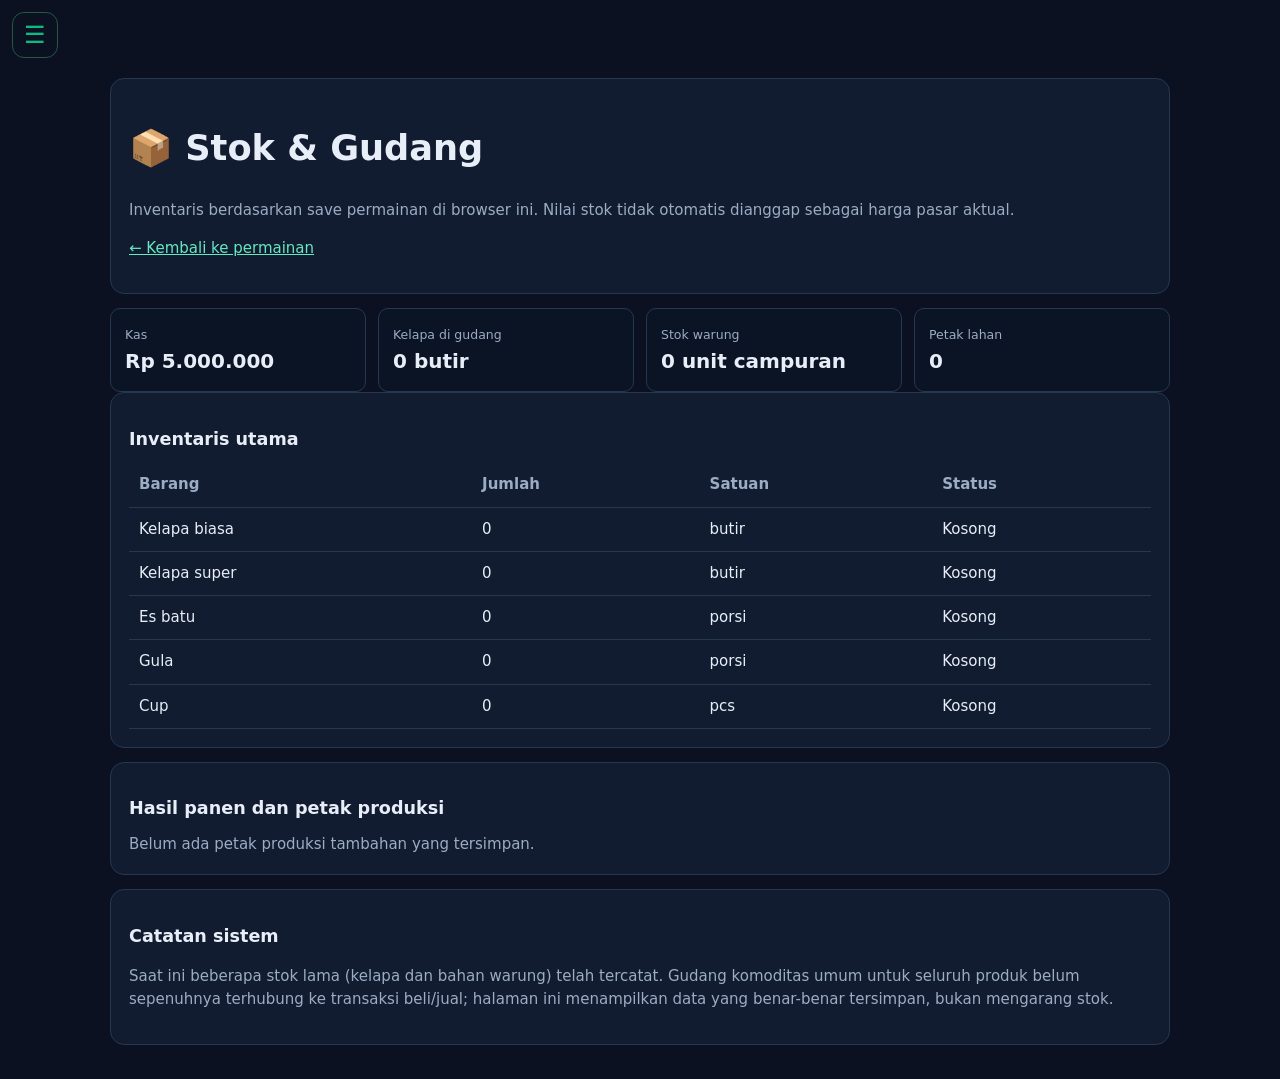
<file: stock.html>
<!doctype html><html lang="id"><head><meta charset="utf-8"><meta name="viewport" content="width=device-width,initial-scale=1"><title>Stok & Gudang — Agrotycoon</title><style>
:root{color-scheme:dark;--bg:#0b1121;--p:#121c30;--line:#263750;--txt:#e8eef8;--muted:#9bacc3;--green:#10b981}*{box-sizing:border-box}body{margin:0;background:var(--bg);color:var(--txt);font:15px/1.55 system-ui}main{max-width:1100px;margin:auto;padding:20px}header,.card{background:var(--p);border:1px solid var(--line);border-radius:14px;padding:18px;margin-bottom:14px}h1{font-size:clamp(1.5rem,4vw,2.2rem)}h2{font-size:1.1rem;margin-bottom:10px}a{color:#67e8c0}.muted,small{color:var(--muted)}.grid{display:grid;grid-template-columns:repeat(auto-fit,minmax(220px,1fr));gap:12px}.metric{padding:14px;background:#0b1425;border:1px solid var(--line);border-radius:10px}.metric strong{display:block;font-size:1.25rem}.scroll{overflow:auto}table{width:100%;border-collapse:collapse;min-width:500px}th,td{text-align:left;padding:10px;border-bottom:1px solid var(--line)}th{color:var(--muted)}.menu-toggle{position:fixed;z-index:501;top:12px;left:12px;width:46px;height:46px;border:1px solid #285548;border-radius:12px;background:#0b1121;color:#10b981;font-size:24px}.side-menu{position:fixed;z-index:502;inset:0 auto 0 0;width:min(310px,86vw);padding:18px;background:#0b1121;transform:translateX(-110%);transition:transform .2s;display:flex;flex-direction:column;gap:7px}.side-menu.open{transform:translateX(0)}.side-menu a{padding:12px;border:1px solid var(--line);border-radius:9px;background:var(--p);text-decoration:none;color:var(--txt)}.menu-head{display:flex;justify-content:space-between;padding:8px 0 16px}.menu-head button{background:none;color:white;border:0;font-size:24px}.menu-shade{position:fixed;z-index:500;inset:0;background:#0008;display:none}.menu-shade.open{display:block}body{padding-top:58px}
</style></head><body><button id="menuToggle" class="menu-toggle" aria-label="Buka menu">☰</button><nav id="sideMenu" class="side-menu"><div class="menu-head"><strong>🌾 Agrotycoon</strong><button id="menuClose">×</button></div><a href="index.html">🏡 Permainan</a><a href="stock.html">📦 Stok & Gudang</a><a href="akuntansi.html">📊 Akuntansi</a><a href="assets.html">🏞️ Aset & Karyawan</a><a href="kemajuan.html">⭐ Level & Pembukaan Fitur</a><a href="kredit.html">🏦 Kredit Usaha</a><a href="pasar-komoditas.html">🧭 Pasar Komoditas</a><a href="dunia-simulasi.html">🌏 Dunia Simulasi</a><a href="impor-data.html">🧾 Impor Data Historis</a></nav><div id="menuShade" class="menu-shade"></div>
<main><header><h1>📦 Stok & Gudang</h1><p class="muted">Inventaris berdasarkan save permainan di browser ini. Nilai stok tidak otomatis dianggap sebagai harga pasar aktual.</p><p><a href="index.html">← Kembali ke permainan</a></p></header><section class="grid" id="summary"></section><section class="card"><h2>Inventaris utama</h2><div class="scroll"><table><thead><tr><th>Barang</th><th>Jumlah</th><th>Satuan</th><th>Status</th></tr></thead><tbody id="items"></tbody></table></div></section><section class="card"><h2>Hasil panen dan petak produksi</h2><div id="plots" class="muted">Memuat petak...</div></section><section class="card"><h2>Catatan sistem</h2><p class="muted">Saat ini beberapa stok lama (kelapa dan bahan warung) telah tercatat. Gudang komoditas umum untuk seluruh produk belum sepenuhnya terhubung ke transaksi beli/jual; halaman ini menampilkan data yang benar-benar tersimpan, bukan mengarang stok.</p></section></main>
<script src="js/data.js"></script><script src="js/state.js"></script><script src="js/commodities.js"></script><script src="js/land.js"></script><script>
(function(){function fmt(n){return Math.round(Number(n)||0).toLocaleString('id-ID')}function esc(s){return String(s==null?'—':s).replace(/[&<>"]/g,c=>({'&':'&amp;','<':'&lt;','>':'&gt;','"':'&quot;'}[c]))}try{loadSaved();if(typeof ensureAgriState==='function')ensureAgriState();var q=(S.stock?.biasa||0)+(S.stock?.super||0),w=S.warung||{},inv=(S.landSystem&&S.landSystem.inventory)||{};document.getElementById('summary').innerHTML='<div class="metric"><small>Kas</small><strong>Rp '+fmt(S.gold)+'</strong></div><div class="metric"><small>Kelapa di gudang</small><strong>'+fmt(q)+' butir</strong></div><div class="metric"><small>Stok warung</small><strong>'+fmt((w.ice||0)+(w.sugar||0)+(w.cups||0))+' unit campuran</strong></div><div class="metric"><small>Petak lahan</small><strong>'+fmt((S.landSystem?.lands||[]).reduce((a,l)=>a+(l.plots||[]).length,0))+'</strong></div>';var rows=[['Kelapa biasa',S.stock?.biasa||0,'butir',q?'Tersedia':'Kosong'],['Kelapa super',S.stock?.super||0,'butir',q?'Tersedia':'Kosong'],['Es batu',w.ice||0,'porsi',w.ice?'Tersedia':'Kosong'],['Gula',w.sugar||0,'porsi',w.sugar?'Tersedia':'Kosong'],['Cup',w.cups||0,'pcs',w.cups?'Tersedia':'Kosong']];Object.keys(inv).forEach(k=>{var v=inv[k];rows.push([k,typeof v==='number'?v:(v.qty??0),v.unit||'unit','Tercatat di inventory']);});document.getElementById('items').innerHTML=rows.map(r=>'<tr><td>'+esc(r[0])+'</td><td>'+fmt(r[1])+'</td><td>'+esc(r[2])+'</td><td>'+esc(r[3])+'</td></tr>').join('');var plots=[];(S.landSystem?.lands||[]).forEach(l=>(l.plots||[]).forEach(p=>plots.push('<p>🌱 '+esc(l.name)+' — '+esc(p.commodity)+' × '+fmt(p.count)+'; ditanam hari '+fmt(p.plantedDay)+'; kesehatan '+fmt(p.health??100)+'%</p>')));document.getElementById('plots').innerHTML=plots.length?plots.join(''):'Belum ada petak produksi tambahan yang tersimpan.';}catch(e){document.getElementById('items').innerHTML='<tr><td colspan="4">Save belum tersedia atau tidak dapat dibaca. Mulai permainan dari index.html terlebih dahulu.</td></tr>';document.getElementById('plots').textContent='Data tidak tersedia.'}var m=document.getElementById('sideMenu'),s=document.getElementById('menuShade');document.getElementById('menuToggle').onclick=()=>{m.classList.add('open');s.classList.add('open')};function close(){m.classList.remove('open');s.classList.remove('open')}document.getElementById('menuClose').onclick=close;s.onclick=close;document.addEventListener('keydown',e=>{if(e.key==='Escape')close()})})();
</script></body></html>
</file>
<file: css/style.css>
*{margin:0;padding:0;box-sizing:border-box;font-family:'Segoe UI',Tahoma,sans-serif}
body{background:#f4f7f6;color:#333;line-height:1.6;padding:15px}
.container{max-width:640px;margin:0 auto;background:#fff;padding:20px;border-radius:10px;box-shadow:0 4px 6px rgba(0,0,0,.1)}
header{text-align:center;margin-bottom:15px;border-bottom:2px solid #4CAF50;padding-bottom:10px}
header h1{color:#2E7D32;font-size:1.5em}
.link{color:#2196F3;text-decoration:none;font-size:14px}
.hidden{display:none!important}
.stats-bar{display:grid;grid-template-columns:1fr 1fr;gap:8px;margin-bottom:12px}
.stat{background:#e8f5e9;padding:10px;border-radius:8px;text-align:center;font-weight:bold;font-size:13px}
.dialog{display:flex;gap:10px;background:#e8f5e9;padding:12px;border-radius:8px;margin:12px 0;align-items:flex-start}
.portrait{font-size:2em;background:#fff;border-radius:50%;width:56px;height:56px;display:flex;align-items:center;justify-content:center;flex-shrink:0}
.actions{display:flex;flex-direction:column;gap:10px;margin-top:15px}
.btn{padding:14px;border:none;border-radius:8px;font-size:15px;font-weight:bold;cursor:pointer;transition:transform 0.1s}
.btn:active{transform:scale(0.98)}
.btn:disabled{background:#ccc;cursor:not-allowed}
.btn-primary{background:#2196F3;color:#fff}
.btn-success{background:#4CAF50;color:#fff}
.btn-warning{background:#FF9800;color:#fff}
.btn-danger{background:#f44336;color:#fff}
.message{margin-top:15px;padding:12px;background:#fff3cd;border-left:4px solid #ffc107;border-radius:4px}
.modal{position:fixed;top:0;left:0;width:100%;height:100%;background:rgba(0,0,0,.7);z-index:100;overflow-y:auto}
.modal-content{background:#fff;margin:5% auto;padding:20px;width:92%;max-width:520px;border-radius:10px}
.modal-content.wide{max-width:640px}
.modal-content h3{color:#2E7D32;margin-bottom:12px}
.modal-content input{width:100%;padding:10px;margin:8px 0;border:1px solid #ccc;border-radius:6px}
.avatar-btn{font-size:2em;margin:4px;padding:6px 10px;border:2px solid #ccc;border-radius:8px;background:#fff;cursor:pointer}
.avatar-btn.sel{border-color:#4CAF50;background:#e8f5e9}
table{width:100%;border-collapse:collapse;margin:10px 0;font-size:13px}
th,td{padding:8px;border-bottom:1px solid #ddd;text-align:left}
th{background:#e8f5e9}
.neg{color:#d32f2f}.pos{color:#2E7D32}
.overlay{position:fixed;inset:0;background:rgba(0,0,0,.82);z-index:300;overflow-y:auto;padding:14px}
.scene{position:relative;height:280px;background:linear-gradient(#87CEEB 0%,#87CEEB 62%,#7CB342 62%,#7CB342 100%);border-radius:10px;overflow:hidden}
.sun{position:absolute;top:8px;right:12px;font-size:1.6em}
.stall{position:absolute;left:4%;bottom:66px;font-size:2.6em}
.table{position:absolute;left:17%;bottom:68px;font-size:1.5em}
.keeper{position:absolute;left:13%;bottom:92px;font-size:1.8em}

/* FIX: Customer adalah figur manusia, bukan jeruk */
.customer{position:absolute;bottom:70px;left:105%;width:32px;height:56px;transition:left 1.2s linear,opacity 1s}
.customer.walk{left:32%}
.customer.leave{left:-12%;opacity:0}

/* Figur manusia: kepala + badan + kaki */
.human-figure{position:relative;width:100%;height:100%;display:flex;flex-direction:column;align-items:center}
.h-head{width:16px;height:16px;border-radius:50%;border:1px solid rgba(0,0,0,0.15);position:relative;z-index:2}
.h-body{width:22px;height:20px;border-radius:4px 4px 2px 2px;margin-top:-2px;position:relative;z-index:1}
.h-legs{display:flex;gap:3px;margin-top:-1px}
.h-leg{width:7px;height:12px;background:#333;border-radius:2px}

/* Animasi berjalan (bounce) */
.customer.walk .human-figure{animation:walkBounce 0.4s infinite alternate}
@keyframes walkBounce{
 0%{transform:translateY(0)}
 100%{transform:translateY(-3px)}
}

.bubble{position:absolute;top:-20px;left:4px;font-size:.6em;background:#fff;border-radius:8px;padding:2px 4px;box-shadow:0 1px 3px rgba(0,0,0,0.2);z-index:10}
.float-money{position:absolute;left:46%;top:36%;font-weight:bold;color:#1B5E20;font-size:1.1em;animation:rise 1.2s forwards;text-shadow:0 0 4px #fff;z-index:20}
@keyframes rise{to{transform:translateY(-70px);opacity:0}}
.bar{width:100%;height:22px;background:#ddd;border-radius:11px;overflow:hidden;margin:15px 0}
#bar-fill{height:100%;width:0;background:linear-gradient(90deg,#4CAF50,#8BC34A);transition:width 1s linear}

/* ACHIEVEMENT NOTIFICATION */
.achievement-notif { position: fixed; top: -100px; left: 50%; transform: translateX(-50%); background: linear-gradient(135deg, #FFD700, #FFA500); padding: 15px 25px; border-radius: 10px; box-shadow: 0 4px 20px rgba(0,0,0,0.3); z-index: 9999; transition: top 0.5s; }
.achievement-notif.show { top: 20px; }
.notif-content { display: flex; align-items: center; gap: 15px; }
.notif-icon { font-size: 2.5em; }
.notif-title { font-size: 0.8em; color: #333; font-weight: bold; }
.notif-name { font-size: 1.1em; color: #000; font-weight: bold; }

/* UI polish and mobile accounting readability */
body{background:radial-gradient(circle at top,#e6f4ea 0,#f4f7f6 48%,#eaf0ee 100%);padding:clamp(8px,2.5vw,15px)}
.container{border:1px solid rgba(46,125,50,.12);box-shadow:0 8px 28px rgba(25,70,40,.09)}
header h1{letter-spacing:.2px}
.stat{border:1px solid rgba(46,125,50,.08);box-shadow:0 2px 7px rgba(0,0,0,.025)}
.btn{min-height:44px;line-height:1.35}
.btn-primary{background:linear-gradient(135deg,#1976d2,#2196f3)}
.btn-success{background:linear-gradient(135deg,#2e7d32,#43a047)}
.mode-hint{padding:10px 12px;background:#edf7ed;border-left:4px solid #43a047;border-radius:7px;color:#245b2b;font-size:13px}
#acc{min-width:0}
#acc .panel{margin:0 0 16px;padding:14px;border:1px solid #e3ebe5;border-radius:10px;background:#fff;box-shadow:0 3px 12px rgba(0,0,0,.035);overflow:hidden}
#acc table{display:block;max-width:100%;overflow-x:auto;white-space:nowrap;-webkit-overflow-scrolling:touch}
.accounting-note{font-size:12px;color:#5b6470;background:#f5f7f6;border-radius:6px;padding:10px;margin-top:8px}
@media(min-width:700px){.container{max-width:760px}}
@media(max-width:420px){.container{padding:12px}.stats-bar{gap:6px}.stat{padding:8px 5px;font-size:12px}.modal-content{padding:14px;width:96%}}


/* Warung scene polish: ringan, 2D, tanpa aset eksternal */
.scene{isolation:isolate;background:linear-gradient(180deg,#8ed5f5 0%,#d7f0fb 48%,#9bcf72 49%,#5f9d4d 100%);border:3px solid #fff;box-shadow:inset 0 0 0 1px rgba(20,70,40,.18),0 8px 24px rgba(0,0,0,.18)}
.scene:before{content:"";position:absolute;inset:0 0 43% 0;background:radial-gradient(circle at 16% 24%,rgba(255,255,255,.9) 0 18px,transparent 19px),radial-gradient(circle at 22% 24%,rgba(255,255,255,.7) 0 12px,transparent 13px),linear-gradient(90deg,transparent 0 7%,rgba(255,255,255,.14) 7% 8%,transparent 8% 100%);z-index:-1}
.scene:after{content:"";position:absolute;left:0;right:0;bottom:0;height:28%;background:repeating-linear-gradient(90deg,rgba(255,255,255,.08) 0 28px,rgba(0,0,0,.04) 28px 30px),linear-gradient(#7ab85b,#4c873e);z-index:-1}
.stall{filter:drop-shadow(0 4px 2px rgba(0,0,0,.18));transform-origin:bottom center;animation:stallIdle 3s ease-in-out infinite}
.table{width:100px;height:12px;left:16%;bottom:70px;border-radius:3px;background:linear-gradient(#b77a42 0 28%,#8c542b 29% 100%);box-shadow:0 4px 0 #6d3e22,2px 7px 7px rgba(0,0,0,.2)}
.table:before,.table:after{content:"";position:absolute;top:10px;width:8px;height:24px;background:#84502c;border-radius:0 0 2px 2px}.table:before{left:12px}.table:after{right:12px}
.keeper{filter:drop-shadow(0 3px 2px rgba(0,0,0,.2));animation:keeperIdle 1.8s ease-in-out infinite}
.customer{filter:drop-shadow(0 3px 2px rgba(0,0,0,.18));will-change:left,transform}
.customer.walk .human-figure{animation:walkBounce .28s infinite alternate}
.customer .h-head:after{content:"";position:absolute;left:3px;top:6px;width:2px;height:2px;border-radius:50%;background:#333;box-shadow:6px 0 #333}
.bubble{border:1px solid rgba(20,70,40,.14);font-weight:700;white-space:nowrap}
@keyframes stallIdle{0%,100%{transform:translateY(0)}50%{transform:translateY(-2px)}}
@keyframes keeperIdle{0%,100%{transform:translateY(0)}50%{transform:translateY(-2px)}}
@media(prefers-reduced-motion:reduce){.stall,.keeper,.customer.walk .human-figure{animation:none!important;transition:none!important}}

.agri-card{background:#10251f;border:1px solid #285548;border-radius:10px;padding:12px;margin:10px 0;color:#e6fff5}.agri-card p{margin:6px 0;font-size:13px}.agri-card input,.agri-card select,#modal-body select,#modal-body input{max-width:100%;padding:8px;margin:6px 0}.agri-grid{display:grid;grid-template-columns:repeat(auto-fit,minmax(180px,1fr));gap:8px;margin:10px 0}.agri-progress{height:8px;background:#243b35;border-radius:8px;overflow:hidden;margin:8px 0}.agri-progress span{display:block;height:100%;background:#10b981}.agri-card h4{margin-bottom:6px}#modal-body label{display:block;margin-top:8px;color:#a7f3d0}

/* Peta kebun 2D: kelompok petak, bukan sprite untuk setiap tanaman */
.agri-2d-grove{background:linear-gradient(#b9e5f5 0 38%,#b7d88b 38% 100%);border:2px solid #4d8c52;border-radius:12px;padding:12px;color:#173b27}
.grove-canopy{font-size:clamp(1.5rem,5vw,2.4rem);letter-spacing:.15em;text-align:center;padding:14px 0;border-bottom:2px dashed rgba(25,90,35,.35)}
.grove-label{text-align:center;font-weight:700;padding:8px}
.agri-land-map{display:grid;grid-template-columns:repeat(auto-fit,minmax(135px,1fr));gap:8px;padding:10px;background:repeating-linear-gradient(0deg,#d5e8bd 0 34px,#c7dfaa 34px 36px);border:2px solid #5e8b4d;border-radius:10px}
.agri-land-plot{min-width:0;background:rgba(255,255,255,.9);border:1px solid #7aa56a;border-radius:8px;padding:9px;color:#183b25;display:flex;flex-direction:column;gap:6px;overflow-wrap:anywhere}
.agri-land-plot small{font-size:11px}.agri-land-plot .btn{font-size:12px;padding:6px}
.agri-warning{padding:10px;background:#fff0d9;border-left:4px solid #c77b18;color:#713e06}
</file>
